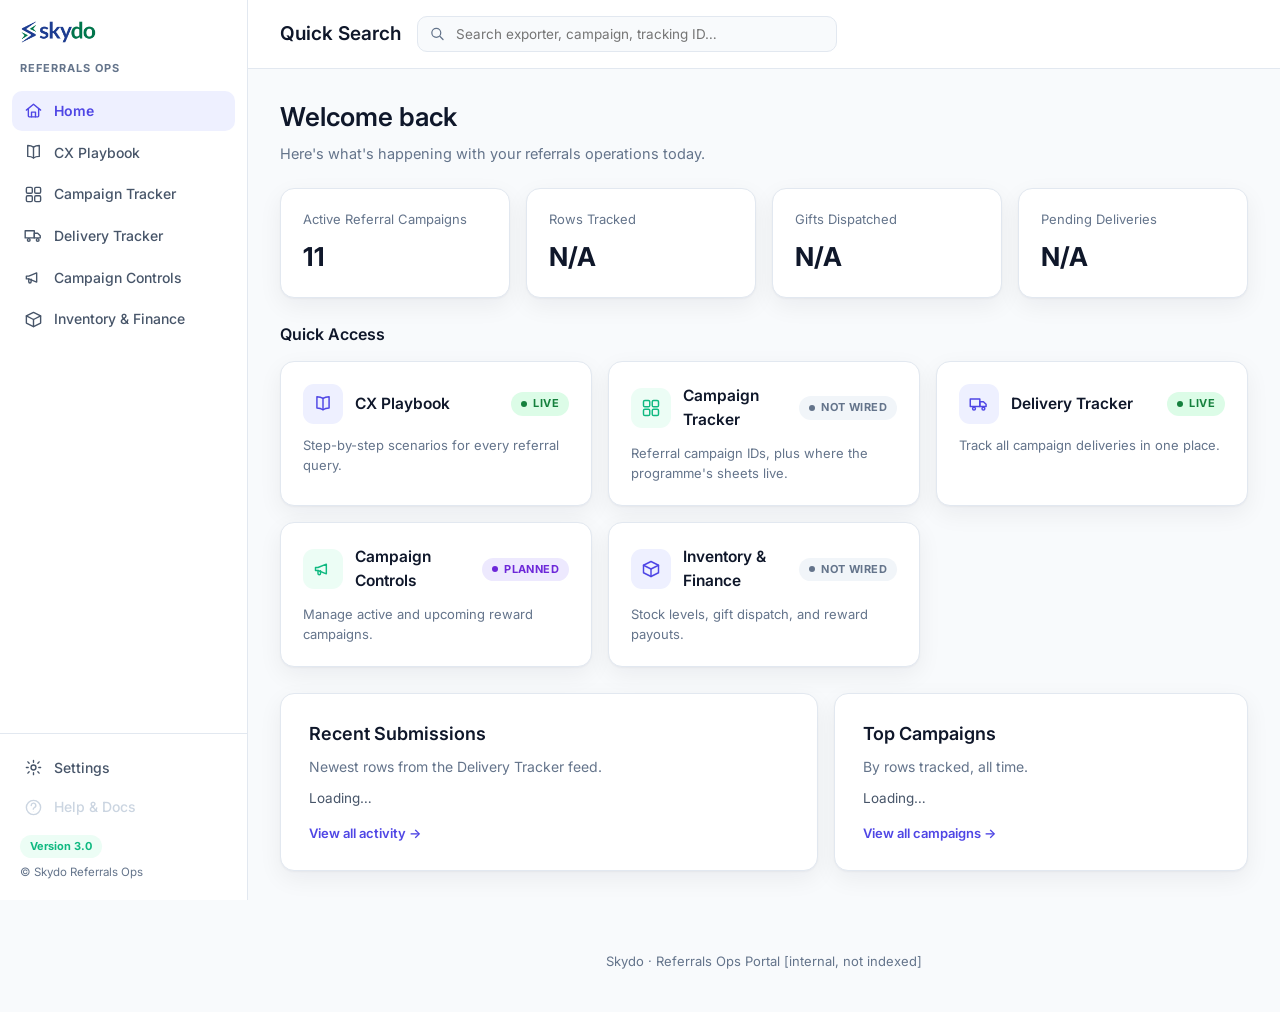
<file: index.html>
<!DOCTYPE html>
<html lang="en">
<head>
<script>(function(){try{var t=localStorage.getItem('skydo_theme')||'system';if(t==='system'){t=window.matchMedia('(prefers-color-scheme: dark)').matches?'dark':'light';}if(t==='dark')document.documentElement.setAttribute('data-theme','dark');}catch(e){}})();</script>
<meta charset="UTF-8">
<meta name="viewport" content="width=device-width, initial-scale=1.0">
<meta name="robots" content="noindex, nofollow">
<meta name="referrer" content="no-referrer">
<title>Referrals Ops Portal | Skydo</title>
<link rel="preconnect" href="https://fonts.googleapis.com">
<link rel="preconnect" href="https://fonts.gstatic.com" crossorigin>
<link href="https://fonts.googleapis.com/css2?family=Inter:ital,wght@0,400;0,500;0,600;0,700;0,800;1,400&display=swap" rel="stylesheet">
<link rel="stylesheet" href="assets/portal.css">
</head>
<body>
<script src="assets/auth-gate.js"></script>

<div class="app-shell">
  <aside class="sidebar">
    <div class="sidebar-brand"><img src="assets/skydo-logo.webp" alt="Skydo"></div>
    <div class="sidebar-eyebrow">Referrals Ops</div>
    <nav class="sidebar-nav">
      <a href="index.html" class="sb-link active"><svg class="ic-svg" viewBox="0 0 24 24"><path d="M3 11.5 12 4l9 7.5"/><path d="M5.5 10v9a1 1 0 0 0 1 1h11a1 1 0 0 0 1-1v-9"/><path d="M9.5 20v-6h5v6"/></svg><span>Home</span></a>
      <a href="playbook.html" class="sb-link"><svg class="ic-svg" viewBox="0 0 24 24"><path d="M12 5.2c-1.8-1.3-4.4-2-7.3-2v13.7c2.9 0 5.5.7 7.3 2 1.8-1.3 4.4-2 7.3-2V3.2c-2.9 0-5.5.7-7.3 2z"/><path d="M12 5.2v13.7"/></svg><span>CX Playbook</span></a>
      <a href="sheets-and-ids.html" class="sb-link"><svg class="ic-svg" viewBox="0 0 24 24"><rect x="3" y="3" width="7.5" height="7.5" rx="1.6"/><rect x="13.5" y="3" width="7.5" height="7.5" rx="1.6"/><rect x="3" y="13.5" width="7.5" height="7.5" rx="1.6"/><rect x="13.5" y="13.5" width="7.5" height="7.5" rx="1.6"/></svg><span>Campaign Tracker</span></a>
      <a href="delivery-tracker.html" class="sb-link"><svg class="ic-svg" viewBox="0 0 24 24"><path d="M1.5 6h11.5v9H1.5z"/><path d="M13 9.2h4.3l3.2 3.1V15H13z"/><circle cx="6" cy="17.6" r="1.7"/><circle cx="17.3" cy="17.6" r="1.7"/></svg><span>Delivery Tracker</span></a>
      <a href="campaigns.html" class="sb-link"><svg class="ic-svg" viewBox="0 0 24 24"><path d="M3 10.2v3.6h3l10 4V6.2l-10 4H3z"/><path d="M6 13.8v3.6a1.5 1.5 0 0 0 3 0v-3.2"/></svg><span>Campaign Controls</span></a>
      <a href="inventory.html" class="sb-link"><svg class="ic-svg" viewBox="0 0 24 24"><path d="M21 7.5 12 3 3 7.5l9 4.5 9-4.5z"/><path d="M3 7.5v9l9 4.5 9-4.5v-9"/><path d="M12 12v9"/></svg><span>Inventory & Finance</span></a>
    </nav>
    <div class="sidebar-foot">
      <a href="settings.html" class="sb-link"><svg class="ic-svg" viewBox="0 0 24 24"><circle cx="12" cy="12" r="3.1"/><path d="M12 3v2.3M12 18.7V21M4.9 4.9l1.6 1.7M17.5 17.4l1.6 1.7M3 12h2.3M18.7 12H21M4.9 19.1l1.6-1.7M17.5 6.6l1.6-1.7"/></svg><span>Settings</span></a>
      <a class="sb-link disabled"><svg class="ic-svg" viewBox="0 0 24 24"><circle cx="12" cy="12" r="9"/><path d="M9.1 9.4a2.9 2.9 0 1 1 4.1 2.6c-.9.5-1.5 1-1.5 2.1"/><circle cx="11.7" cy="17.2" r=".35" fill="currentColor" stroke="none"/></svg><span>Help &amp; Docs</span></a>
      <span class="sb-version">Version 3.0</span>
      <span class="sb-copy">&copy; Skydo Referrals Ops</span>
    </div>
  </aside>
  <div class="app-main">
    <header class="topbar">
      <h1 class="topbar-title">Quick Search</h1>
      <form class="topbar-search" id="globalSearch" onsubmit="return false;">
        <svg class="ic-svg" viewBox="0 0 24 24"><circle cx="10.3" cy="10.3" r="6.3"/><path d="m19.8 19.8-4.2-4.2"/></svg>
        <input type="search" id="globalSearchInput" placeholder="Search exporter, campaign, tracking ID&hellip;">
      </form>
      <div class="topbar-right" id="topbarUser"></div>
    </header>
    <main class="content-wrap">

      <div class="page-head">
        <h1 id="welcomeMsg">Welcome back</h1>
        <p>Here's what's happening with your referrals operations today.</p>
      </div>

      <div class="stat-grid">
        <div class="stat-card"><div class="lbl">Active Referral Campaigns</div><div class="val">11</div></div>
        <div class="stat-card"><div class="lbl">Rows Tracked</div><div class="val" id="statRows">&hellip;</div></div>
        <div class="stat-card"><div class="lbl">Gifts Dispatched</div><div class="val" id="statDispatched">&hellip;</div></div>
        <div class="stat-card"><div class="lbl">Pending Deliveries</div><div class="val" id="statPending">&hellip;</div></div>
      </div>

      <div class="section-title">Quick Access</div>
      <div class="mod-grid">
        <a class="mod-card" href="playbook.html">
          <div class="row1"><span class="ic"><svg class="ic-svg" viewBox="0 0 24 24"><path d="M12 5.2c-1.8-1.3-4.4-2-7.3-2v13.7c2.9 0 5.5.7 7.3 2 1.8-1.3 4.4-2 7.3-2V3.2c-2.9 0-5.5.7-7.3 2z"/><path d="M12 5.2v13.7"/></svg></span><h3>CX Playbook</h3><span class="status live">Live</span></div>
          <p>Step-by-step scenarios for every referral query.</p>
        </a>
        <a class="mod-card" href="sheets-and-ids.html">
          <div class="row1"><span class="ic"><svg class="ic-svg" viewBox="0 0 24 24"><rect x="3" y="3" width="7.5" height="7.5" rx="1.6"/><rect x="13.5" y="3" width="7.5" height="7.5" rx="1.6"/><rect x="3" y="13.5" width="7.5" height="7.5" rx="1.6"/><rect x="13.5" y="13.5" width="7.5" height="7.5" rx="1.6"/></svg></span><h3>Campaign Tracker</h3><span class="status wip">Not Wired</span></div>
          <p>Referral campaign IDs, plus where the programme's sheets live.</p>
        </a>
        <a class="mod-card" href="delivery-tracker.html">
          <div class="row1"><span class="ic"><svg class="ic-svg" viewBox="0 0 24 24"><path d="M1.5 6h11.5v9H1.5z"/><path d="M13 9.2h4.3l3.2 3.1V15H13z"/><circle cx="6" cy="17.6" r="1.7"/><circle cx="17.3" cy="17.6" r="1.7"/></svg></span><h3>Delivery Tracker</h3><span class="status live">Live</span></div>
          <p>Track all campaign deliveries in one place.</p>
        </a>
        <a class="mod-card" href="campaigns.html">
          <div class="row1"><span class="ic"><svg class="ic-svg" viewBox="0 0 24 24"><path d="M3 10.2v3.6h3l10 4V6.2l-10 4H3z"/><path d="M6 13.8v3.6a1.5 1.5 0 0 0 3 0v-3.2"/></svg></span><h3>Campaign Controls</h3><span class="status planned">Planned</span></div>
          <p>Manage active and upcoming reward campaigns.</p>
        </a>
        <a class="mod-card" href="inventory.html">
          <div class="row1"><span class="ic"><svg class="ic-svg" viewBox="0 0 24 24"><path d="M21 7.5 12 3 3 7.5l9 4.5 9-4.5z"/><path d="M3 7.5v9l9 4.5 9-4.5v-9"/><path d="M12 12v9"/></svg></span><h3>Inventory &amp; Finance</h3><span class="status wip">Not Wired</span></div>
          <p>Stock levels, gift dispatch, and reward payouts.</p>
        </a>
      </div>

      <div class="stat-grid" style="grid-template-columns:1.3fr 1fr; margin-top:26px">
        <div class="panel" style="margin:0">
          <h2>Recent Submissions</h2>
          <p class="lead">Newest rows from the Delivery Tracker feed.</p>
          <div id="recentList" style="margin-top:10px; font-size:13.5px; color:var(--text-soft)">Loading&hellip;</div>
          <a href="delivery-tracker.html" style="display:inline-block; margin-top:14px; font-size:13px; font-weight:600">View all activity &rarr;</a>
        </div>
        <div class="panel" style="margin:0">
          <h2>Top Campaigns</h2>
          <p class="lead">By rows tracked, all time.</p>
          <div id="topCampaignsList" style="margin-top:10px; font-size:13.5px; color:var(--text-soft)">Loading&hellip;</div>
          <a href="sheets-and-ids.html" style="display:inline-block; margin-top:14px; font-size:13px; font-weight:600">View all campaigns &rarr;</a>
        </div>
      </div>

    </main>
    <footer>Skydo &middot; Referrals Ops Portal [internal, not indexed]</footer>
  </div>
</div>

<script src="assets/tracker-config.js"></script>
<script src="assets/portal.js"></script>
<script src="assets/dashboard.js"></script>
</body>
</html>
</file>
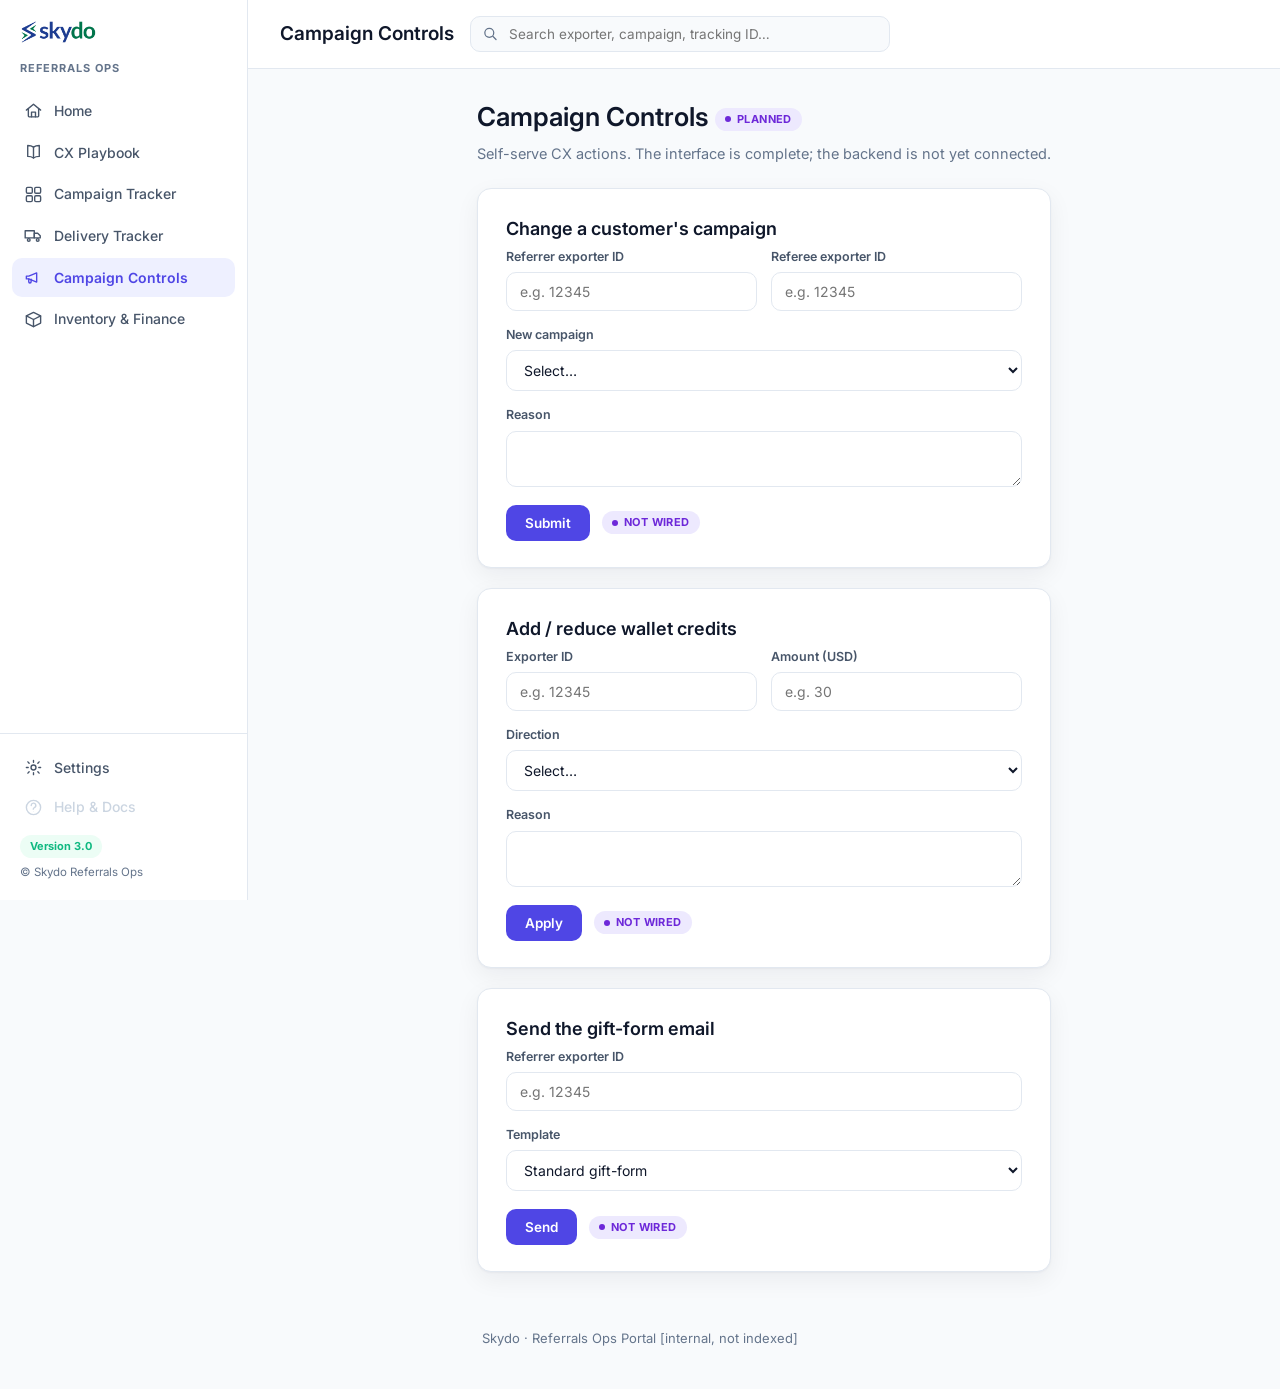
<file: campaigns.html>
<!DOCTYPE html>
<html lang="en">
<head>
<script>(function(){try{var t=localStorage.getItem('skydo_theme')||'system';if(t==='system'){t=window.matchMedia('(prefers-color-scheme: dark)').matches?'dark':'light';}if(t==='dark')document.documentElement.setAttribute('data-theme','dark');}catch(e){}})();</script>
<meta charset="UTF-8">
<meta name="viewport" content="width=device-width, initial-scale=1.0">
<meta name="robots" content="noindex, nofollow">
<meta name="referrer" content="no-referrer">
<title>Campaign Controls | Referrals Ops</title>
<link rel="preconnect" href="https://fonts.googleapis.com">
<link rel="preconnect" href="https://fonts.gstatic.com" crossorigin>
<link href="https://fonts.googleapis.com/css2?family=Inter:ital,wght@0,400;0,500;0,600;0,700;0,800;1,400&display=swap" rel="stylesheet">
<link rel="stylesheet" href="assets/portal.css">
</head>
<body>
<script src="assets/auth-gate.js"></script>

<div class="app-shell">
  <aside class="sidebar">
    <div class="sidebar-brand"><img src="assets/skydo-logo.webp" alt="Skydo"></div>
    <div class="sidebar-eyebrow">Referrals Ops</div>
    <nav class="sidebar-nav">
      <a href="index.html" class="sb-link"><svg class="ic-svg" viewBox="0 0 24 24"><path d="M3 11.5 12 4l9 7.5"/><path d="M5.5 10v9a1 1 0 0 0 1 1h11a1 1 0 0 0 1-1v-9"/><path d="M9.5 20v-6h5v6"/></svg><span>Home</span></a>
      <a href="playbook.html" class="sb-link"><svg class="ic-svg" viewBox="0 0 24 24"><path d="M12 5.2c-1.8-1.3-4.4-2-7.3-2v13.7c2.9 0 5.5.7 7.3 2 1.8-1.3 4.4-2 7.3-2V3.2c-2.9 0-5.5.7-7.3 2z"/><path d="M12 5.2v13.7"/></svg><span>CX Playbook</span></a>
      <a href="sheets-and-ids.html" class="sb-link"><svg class="ic-svg" viewBox="0 0 24 24"><rect x="3" y="3" width="7.5" height="7.5" rx="1.6"/><rect x="13.5" y="3" width="7.5" height="7.5" rx="1.6"/><rect x="3" y="13.5" width="7.5" height="7.5" rx="1.6"/><rect x="13.5" y="13.5" width="7.5" height="7.5" rx="1.6"/></svg><span>Campaign Tracker</span></a>
      <a href="delivery-tracker.html" class="sb-link"><svg class="ic-svg" viewBox="0 0 24 24"><path d="M1.5 6h11.5v9H1.5z"/><path d="M13 9.2h4.3l3.2 3.1V15H13z"/><circle cx="6" cy="17.6" r="1.7"/><circle cx="17.3" cy="17.6" r="1.7"/></svg><span>Delivery Tracker</span></a>
      <a href="campaigns.html" class="sb-link active"><svg class="ic-svg" viewBox="0 0 24 24"><path d="M3 10.2v3.6h3l10 4V6.2l-10 4H3z"/><path d="M6 13.8v3.6a1.5 1.5 0 0 0 3 0v-3.2"/></svg><span>Campaign Controls</span></a>
      <a href="inventory.html" class="sb-link"><svg class="ic-svg" viewBox="0 0 24 24"><path d="M21 7.5 12 3 3 7.5l9 4.5 9-4.5z"/><path d="M3 7.5v9l9 4.5 9-4.5v-9"/><path d="M12 12v9"/></svg><span>Inventory & Finance</span></a>
    </nav>
    <div class="sidebar-foot">
      <a href="settings.html" class="sb-link"><svg class="ic-svg" viewBox="0 0 24 24"><circle cx="12" cy="12" r="3.1"/><path d="M12 3v2.3M12 18.7V21M4.9 4.9l1.6 1.7M17.5 17.4l1.6 1.7M3 12h2.3M18.7 12H21M4.9 19.1l1.6-1.7M17.5 6.6l1.6-1.7"/></svg><span>Settings</span></a>
      <a class="sb-link disabled"><svg class="ic-svg" viewBox="0 0 24 24"><circle cx="12" cy="12" r="9"/><path d="M9.1 9.4a2.9 2.9 0 1 1 4.1 2.6c-.9.5-1.5 1-1.5 2.1"/><circle cx="11.7" cy="17.2" r=".35" fill="currentColor" stroke="none"/></svg><span>Help &amp; Docs</span></a>
      <span class="sb-version">Version 3.0</span>
      <span class="sb-copy">&copy; Skydo Referrals Ops</span>
    </div>
  </aside>
  <div class="app-main">
    <header class="topbar">
      <h1 class="topbar-title">Campaign Controls</h1>
      <form class="topbar-search" id="globalSearch" onsubmit="return false;">
        <svg class="ic-svg" viewBox="0 0 24 24"><circle cx="10.3" cy="10.3" r="6.3"/><path d="m19.8 19.8-4.2-4.2"/></svg>
        <input type="search" id="globalSearchInput" placeholder="Search exporter, campaign, tracking ID&hellip;">
      </form>
      <div class="topbar-right" id="topbarUser"></div>
    </header>
    <main class="wrap" style="padding:28px 32px; max-width:1120px; margin:0 auto">
  <div class="page-head">
    <h1>Campaign Controls <span class="status planned" style="vertical-align:middle">Planned</span></h1>
    <p>Self-serve CX actions. The interface is complete; the backend is not yet connected.</p>
  </div>

  <div class="panel">
    <h2>Change a customer's campaign</h2>
    <form class="ops-form" data-wip="Change campaign">
      <div class="two">
        <div class="fld"><label>Referrer exporter ID</label><input type="text" inputmode="numeric" placeholder="e.g. 12345"></div>
        <div class="fld"><label>Referee exporter ID</label><input type="text" inputmode="numeric" placeholder="e.g. 12345"></div>
      </div>
      <div class="fld"><label>New campaign</label>
        <select><option value="">Select…</option><option>This month · Coffee Machine</option><option>Alexa Echo Dot</option><option>Base · $30 / $30</option></select>
      </div>
      <div class="fld"><label>Reason</label><textarea rows="2"></textarea></div>
      <div class="form-actions"><button type="submit" class="btn-primary">Submit</button><span class="status planned">Not wired</span></div>
    </form>
  </div>

  <div class="panel">
    <h2>Add / reduce wallet credits</h2>
    <form class="ops-form" data-wip="Wallet credit adjustment">
      <div class="two">
        <div class="fld"><label>Exporter ID</label><input type="text" inputmode="numeric" placeholder="e.g. 12345"></div>
        <div class="fld"><label>Amount (USD)</label><input type="number" min="0" step="1" placeholder="e.g. 30"></div>
      </div>
      <div class="fld"><label>Direction</label><select><option value="">Select…</option><option>Add (+)</option><option>Reduce (−)</option></select></div>
      <div class="fld"><label>Reason</label><textarea rows="2"></textarea></div>
      <div class="form-actions"><button type="submit" class="btn-primary">Apply</button><span class="status planned">Not wired</span></div>
    </form>
  </div>

  <div class="panel">
    <h2>Send the gift-form email</h2>
    <form class="ops-form" data-wip="Send gift-form email">
      <div class="fld"><label>Referrer exporter ID</label><input type="text" inputmode="numeric" placeholder="e.g. 12345"></div>
      <div class="fld"><label>Template</label><select><option>Standard gift-form</option><option>Renewed (after campaign change)</option><option>Reminder</option></select></div>
      <div class="form-actions"><button type="submit" class="btn-primary">Send</button><span class="status planned">Not wired</span></div>
    </form>
  </div>
</main>
  </div><!-- /.app-main -->
</div><!-- /.app-shell -->

<footer>Skydo · Referrals Ops Portal [internal, not indexed]</footer>

<script src="assets/dashboard.js"></script>
<script src="assets/portal.js"></script>
</body>
</html>
</file>
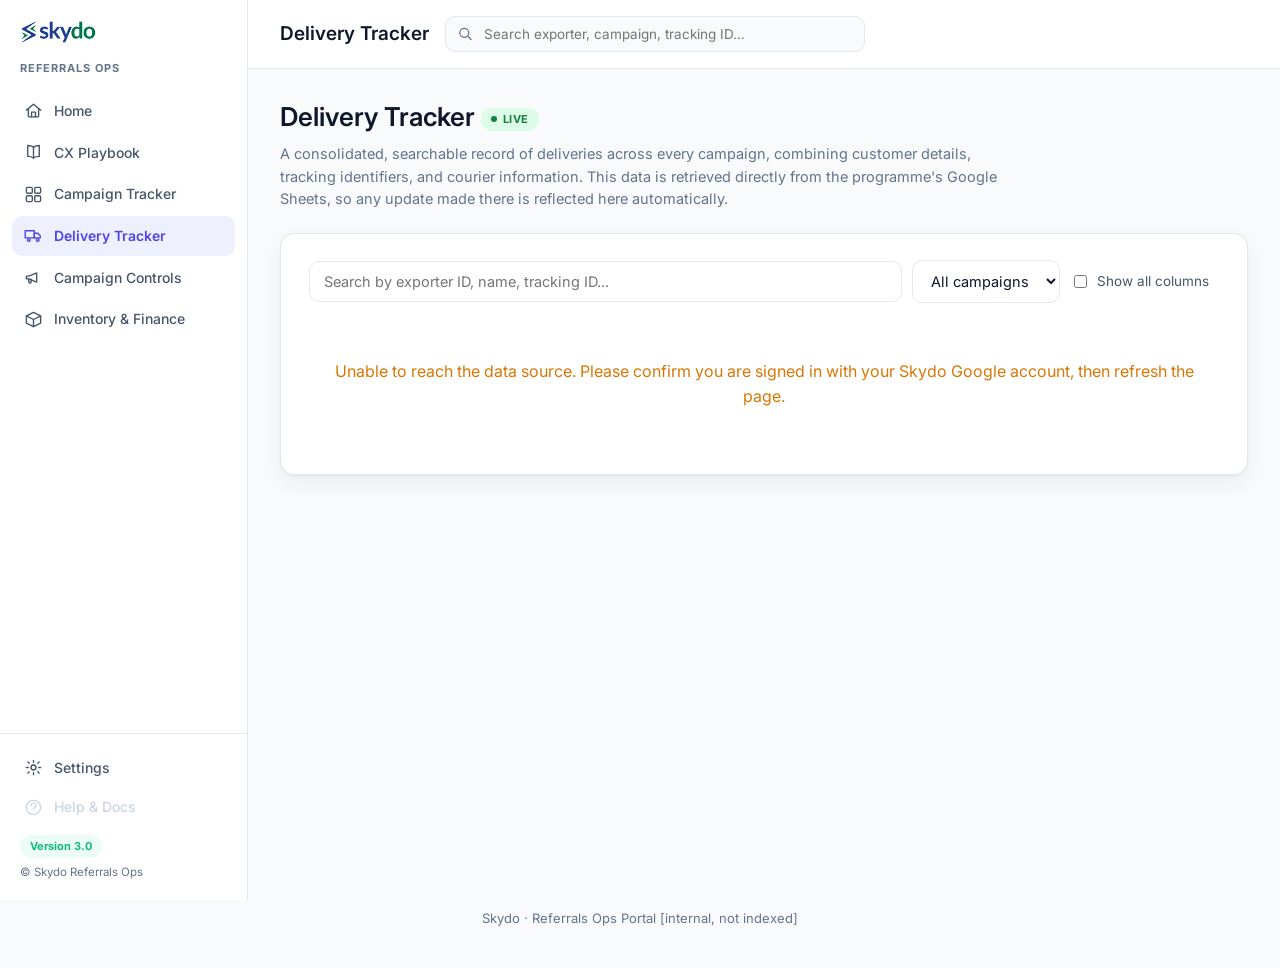
<file: delivery-tracker.html>
<!DOCTYPE html>
<html lang="en">
<head>
<script>(function(){try{var t=localStorage.getItem('skydo_theme')||'system';if(t==='system'){t=window.matchMedia('(prefers-color-scheme: dark)').matches?'dark':'light';}if(t==='dark')document.documentElement.setAttribute('data-theme','dark');}catch(e){}})();</script>
<meta charset="UTF-8">
<meta name="viewport" content="width=device-width, initial-scale=1.0">
<meta name="robots" content="noindex, nofollow">
<meta name="referrer" content="no-referrer">
<title>Delivery Tracker | Referrals Ops</title>
<link rel="preconnect" href="https://fonts.googleapis.com">
<link rel="preconnect" href="https://fonts.gstatic.com" crossorigin>
<link href="https://fonts.googleapis.com/css2?family=Inter:ital,wght@0,400;0,500;0,600;0,700;0,800;1,400&display=swap" rel="stylesheet">
<link rel="stylesheet" href="assets/portal.css">
<style>
  .trk-controls{display:flex; gap:10px; flex-wrap:wrap; align-items:center; margin-bottom:16px}
  .trk-controls input[type="search"]{flex:1; min-width:220px; padding:11px 14px; border:1.5px solid var(--line); border-radius:10px; font-size:14.5px; font-family:inherit; background:#fff; color:var(--ink)}
  .trk-controls select{padding:11px 14px; border:1.5px solid var(--line); border-radius:10px; font-size:14.5px; font-family:inherit; background:#fff; color:var(--ink)}
  .trk-toggle{display:flex; align-items:center; gap:7px; font-size:13.5px; color:var(--ink-soft); white-space:nowrap; cursor:pointer; user-select:none}
  .trk-meta{color:var(--muted); font-size:12.5px; margin-left:auto; white-space:nowrap}
  .trk-state{padding:40px 20px; text-align:center; color:var(--muted)}
  .trk-state.err{color:var(--warn)}
  #trkTable{display:none}
  #trkTable.ready{display:table}
  #trkTable td, #trkTable th{white-space:pre-wrap; max-width:280px}
  .trk-status{display:inline-block; font-size:11px; font-weight:800; padding:2px 9px; border-radius:999px; white-space:nowrap}
  .trk-status.delivered{background:var(--ok-bg); color:var(--ok)}
  .trk-status.transit{background:var(--warn-bg); color:var(--warn)}
  .trk-status.pending{background:var(--plan-bg); color:var(--plan)}
</style>
</head>
<body>
<script src="assets/auth-gate.js"></script>

<div class="app-shell">
  <aside class="sidebar">
    <div class="sidebar-brand"><img src="assets/skydo-logo.webp" alt="Skydo"></div>
    <div class="sidebar-eyebrow">Referrals Ops</div>
    <nav class="sidebar-nav">
      <a href="index.html" class="sb-link"><svg class="ic-svg" viewBox="0 0 24 24"><path d="M3 11.5 12 4l9 7.5"/><path d="M5.5 10v9a1 1 0 0 0 1 1h11a1 1 0 0 0 1-1v-9"/><path d="M9.5 20v-6h5v6"/></svg><span>Home</span></a>
      <a href="playbook.html" class="sb-link"><svg class="ic-svg" viewBox="0 0 24 24"><path d="M12 5.2c-1.8-1.3-4.4-2-7.3-2v13.7c2.9 0 5.5.7 7.3 2 1.8-1.3 4.4-2 7.3-2V3.2c-2.9 0-5.5.7-7.3 2z"/><path d="M12 5.2v13.7"/></svg><span>CX Playbook</span></a>
      <a href="sheets-and-ids.html" class="sb-link"><svg class="ic-svg" viewBox="0 0 24 24"><rect x="3" y="3" width="7.5" height="7.5" rx="1.6"/><rect x="13.5" y="3" width="7.5" height="7.5" rx="1.6"/><rect x="3" y="13.5" width="7.5" height="7.5" rx="1.6"/><rect x="13.5" y="13.5" width="7.5" height="7.5" rx="1.6"/></svg><span>Campaign Tracker</span></a>
      <a href="delivery-tracker.html" class="sb-link active"><svg class="ic-svg" viewBox="0 0 24 24"><path d="M1.5 6h11.5v9H1.5z"/><path d="M13 9.2h4.3l3.2 3.1V15H13z"/><circle cx="6" cy="17.6" r="1.7"/><circle cx="17.3" cy="17.6" r="1.7"/></svg><span>Delivery Tracker</span></a>
      <a href="campaigns.html" class="sb-link"><svg class="ic-svg" viewBox="0 0 24 24"><path d="M3 10.2v3.6h3l10 4V6.2l-10 4H3z"/><path d="M6 13.8v3.6a1.5 1.5 0 0 0 3 0v-3.2"/></svg><span>Campaign Controls</span></a>
      <a href="inventory.html" class="sb-link"><svg class="ic-svg" viewBox="0 0 24 24"><path d="M21 7.5 12 3 3 7.5l9 4.5 9-4.5z"/><path d="M3 7.5v9l9 4.5 9-4.5v-9"/><path d="M12 12v9"/></svg><span>Inventory & Finance</span></a>
    </nav>
    <div class="sidebar-foot">
      <a href="settings.html" class="sb-link"><svg class="ic-svg" viewBox="0 0 24 24"><circle cx="12" cy="12" r="3.1"/><path d="M12 3v2.3M12 18.7V21M4.9 4.9l1.6 1.7M17.5 17.4l1.6 1.7M3 12h2.3M18.7 12H21M4.9 19.1l1.6-1.7M17.5 6.6l1.6-1.7"/></svg><span>Settings</span></a>
      <a class="sb-link disabled"><svg class="ic-svg" viewBox="0 0 24 24"><circle cx="12" cy="12" r="9"/><path d="M9.1 9.4a2.9 2.9 0 1 1 4.1 2.6c-.9.5-1.5 1-1.5 2.1"/><circle cx="11.7" cy="17.2" r=".35" fill="currentColor" stroke="none"/></svg><span>Help &amp; Docs</span></a>
      <span class="sb-version">Version 3.0</span>
      <span class="sb-copy">&copy; Skydo Referrals Ops</span>
    </div>
  </aside>
  <div class="app-main">
    <header class="topbar">
      <h1 class="topbar-title">Delivery Tracker</h1>
      <form class="topbar-search" id="globalSearch" onsubmit="return false;">
        <svg class="ic-svg" viewBox="0 0 24 24"><circle cx="10.3" cy="10.3" r="6.3"/><path d="m19.8 19.8-4.2-4.2"/></svg>
        <input type="search" id="globalSearchInput" placeholder="Search exporter, campaign, tracking ID&hellip;">
      </form>
      <div class="topbar-right" id="topbarUser"></div>
    </header>
    <main class="wrap" style="padding:28px 32px; max-width:1120px; margin:0 auto">
  <div class="page-head">
    <h1>Delivery Tracker <span class="status live" style="vertical-align:middle">Live</span></h1>
    <p>A consolidated, searchable record of deliveries across every campaign, combining customer details, tracking identifiers, and courier information. This data is retrieved directly from the programme's Google Sheets, so any update made there is reflected here automatically.</p>
  </div>

  <div class="panel">
    <div class="trk-controls">
      <input type="search" id="trkSearch" placeholder="Search by exporter ID, name, tracking ID...">
      <select id="trkCampaign"><option value="">All campaigns</option></select>
      <label class="trk-toggle"><input type="checkbox" id="trkShowAll"> Show all columns</label>
      <span class="trk-meta" id="trkMeta"></span>
    </div>

    <div id="trkLoading" class="trk-state">Retrieving the latest data from Google Sheets. This may take up to twenty to thirty seconds.</div>
    <div id="trkError" class="trk-state err" style="display:none"></div>
    <div id="trkEmpty" class="trk-state" style="display:none">No rows match that search.</div>

    <div class="tbl-scroll">
      <table class="data" id="trkTable">
        <thead><tr id="trkHeadRow"></tr></thead>
        <tbody id="trkBody"></tbody>
      </table>
    </div>
  </div>
</main>
  </div><!-- /.app-main -->
</div><!-- /.app-shell -->

<footer>Skydo · Referrals Ops Portal [internal, not indexed]</footer>

<script src="assets/tracker-config.js"></script>
<script>
(function(){
  "use strict";

  var loadingEl = document.getElementById('trkLoading');
  var errorEl = document.getElementById('trkError');
  var emptyEl = document.getElementById('trkEmpty');
  var tableEl = document.getElementById('trkTable');
  var headRow = document.getElementById('trkHeadRow');
  var bodyEl = document.getElementById('trkBody');
  var searchEl = document.getElementById('trkSearch');
  var campaignEl = document.getElementById('trkCampaign');
  var showAllEl = document.getElementById('trkShowAll');
  var metaEl = document.getElementById('trkMeta');

  var ALL_ROWS = [];
  var COLUMNS = [];

  // Columns that exist in the sheet but aren't usually needed for a delivery
  // query, hidden by default, one checkbox away if someone needs them.
  // Anything not in this list (including columns added later) shows by default.
  var DEFAULT_HIDDEN = [
    'Timestamp', 'Email address', 'Alternate Mobile Number',
    'Email ID (That you use to login to Skydo dashboard)',
    'Pincode', 'State', 'countemail',
    'Would you like to refer more businesses to earn Skydo credits?',
    'Any other feedback for us to help you better?'
  ];

  function visibleColumns(){
    if (showAllEl.checked) return COLUMNS;
    return COLUMNS.filter(function(c){ return DEFAULT_HIDDEN.indexOf(c) === -1; });
  }

  function showState(which, message){
    loadingEl.style.display = which === 'loading' ? '' : 'none';
    errorEl.style.display = which === 'error' ? '' : 'none';
    emptyEl.style.display = which === 'empty' ? '' : 'none';
    tableEl.classList.toggle('ready', which === 'ready');
    if (message) { (which === 'error' ? errorEl : emptyEl).textContent = message; }
  }

  function statusClass(v){
    v = String(v || '').toLowerCase();
    if (v.indexOf('deliver') !== -1) return 'delivered';
    if (v.indexOf('transit') !== -1 || v.indexOf('ship') !== -1) return 'transit';
    return 'pending';
  }

  function render(){
    var q = (searchEl.value || '').toLowerCase().trim();
    var campaign = campaignEl.value;
    var cols = visibleColumns();

    var rows = ALL_ROWS.filter(function(r){
      if (campaign && r.Campaign !== campaign) return false;
      if (!q) return true;
      return COLUMNS.some(function(c){ return String(r[c] || '').toLowerCase().indexOf(q) !== -1; });
    });

    headRow.innerHTML = '';
    cols.forEach(function(c){
      var th = document.createElement('th');
      th.textContent = c;
      headRow.appendChild(th);
    });

    bodyEl.innerHTML = '';
    rows.forEach(function(r){
      var tr = document.createElement('tr');
      cols.forEach(function(c){
        var td = document.createElement('td');
        var val = r[c] == null ? '' : String(r[c]);
        if (/status/i.test(c) && val) {
          var span = document.createElement('span');
          span.className = 'trk-status ' + statusClass(val);
          span.textContent = val;
          td.appendChild(span);
        } else {
          td.textContent = val;
        }
        tr.appendChild(td);
      });
      bodyEl.appendChild(tr);
    });

    showState(rows.length ? 'ready' : 'empty', rows.length ? null : 'No rows match that search.');
    metaEl.textContent = rows.length + ' of ' + ALL_ROWS.length + ' rows';
  }

  function onData(data){
    if (!Array.isArray(data) || data.length === 0){
      showState('empty', 'No data is available yet. Please confirm the sheet URLs have been entered in the Apps Script configuration.');
      return;
    }

    var errorRows = data.filter(function(r){ return r._error; });
    var goodRows = data.filter(function(r){ return !r._error; });

    var colSet = {};
    goodRows.forEach(function(r){ Object.keys(r).forEach(function(k){ colSet[k] = true; }); });
    COLUMNS = Object.keys(colSet);
    ALL_ROWS = goodRows;

    var campaigns = Array.from(new Set(goodRows.map(function(r){ return r.Campaign; }))).sort();
    campaignEl.innerHTML = '<option value="">All campaigns</option>' +
      campaigns.map(function(c){ return '<option value="' + c.replace(/"/g,'&quot;') + '">' + c + '</option>'; }).join('');

    if (errorRows.length) {
      console.warn('Some sheets could not be read:', errorRows);
    }

    render();
  }

  function loadData(){
    if (!TRACKER_API_URL || TRACKER_API_URL.indexOf('PASTE_YOUR_APPS_SCRIPT_URL_HERE') !== -1){
      showState('error', 'This feature has not been configured yet. Please add the Apps Script URL to assets/tracker-config.js.');
      return;
    }

    var cbName = 'trkCallback_' + Date.now();
    var timeoutId = setTimeout(function(){
      showState('error', "Unable to load data. Please confirm you are signed in with your Skydo Google account, then refresh the page.");
      delete window[cbName];
    }, 30000);

    window[cbName] = function(data){
      clearTimeout(timeoutId);
      delete window[cbName];
      onData(data);
    };

    var script = document.createElement('script');
    script.src = TRACKER_API_URL + (TRACKER_API_URL.indexOf('?') === -1 ? '?' : '&') + 'callback=' + cbName;
    script.onerror = function(){
      clearTimeout(timeoutId);
      showState('error', "Unable to reach the data source. Please confirm you are signed in with your Skydo Google account, then refresh the page.");
    };
    document.body.appendChild(script);
  }

  searchEl.addEventListener('input', render);
  campaignEl.addEventListener('change', render);
  showAllEl.addEventListener('change', render);
  loadData();
})();
</script>
</body>
</html>
</file>
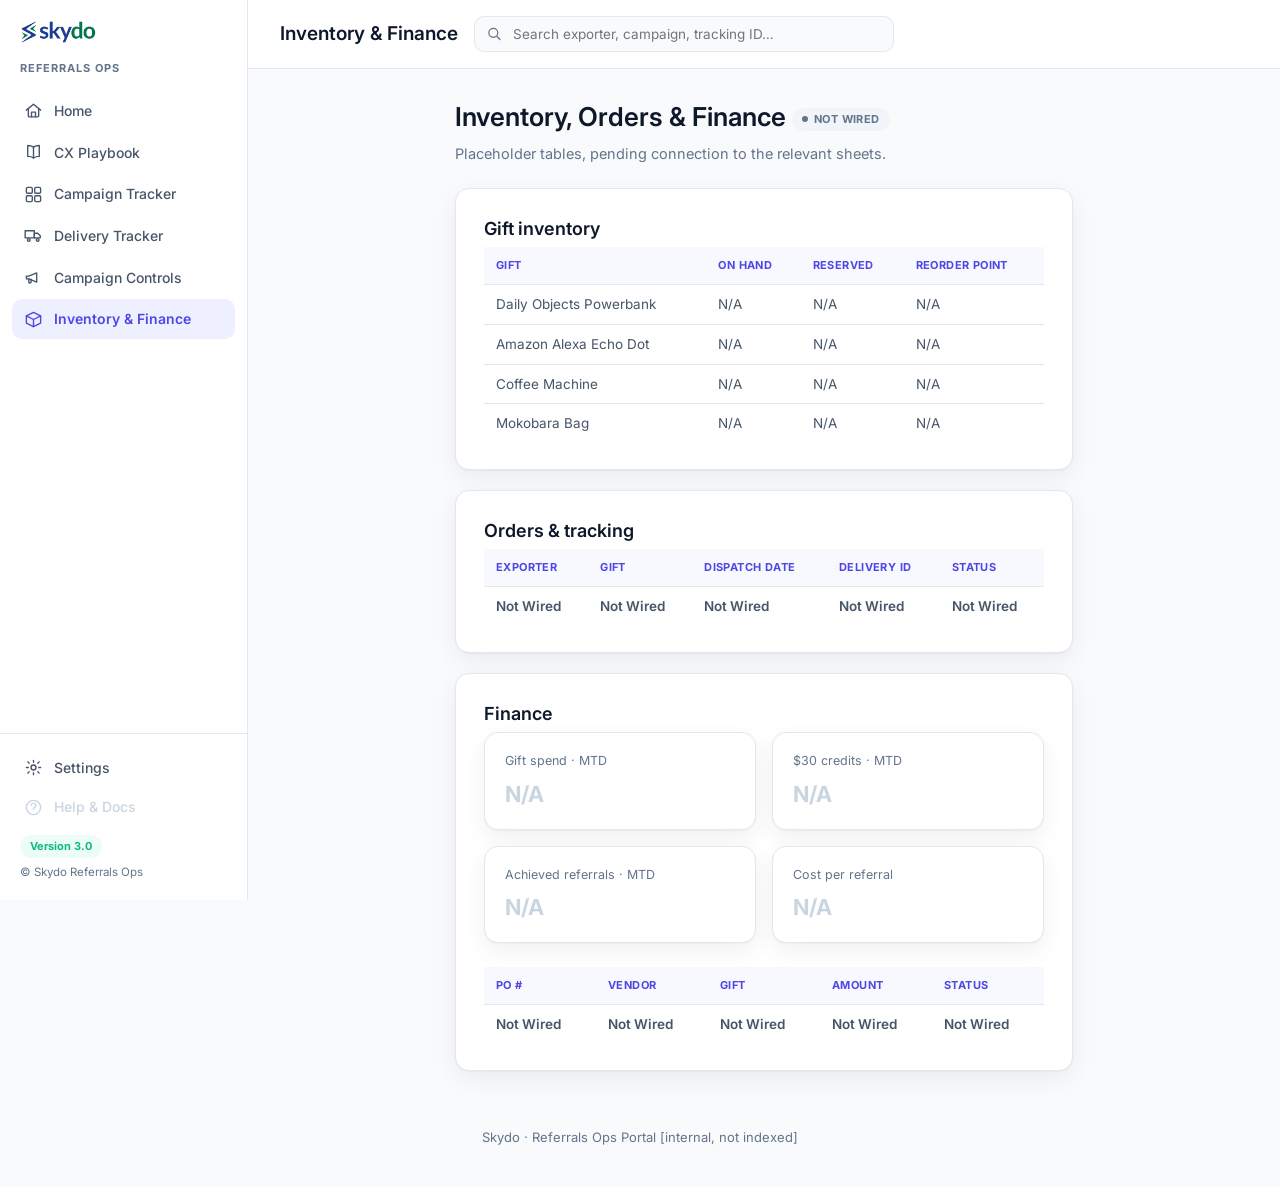
<file: inventory.html>
<!DOCTYPE html>
<html lang="en">
<head>
<script>(function(){try{var t=localStorage.getItem('skydo_theme')||'system';if(t==='system'){t=window.matchMedia('(prefers-color-scheme: dark)').matches?'dark':'light';}if(t==='dark')document.documentElement.setAttribute('data-theme','dark');}catch(e){}})();</script>
<meta charset="UTF-8">
<meta name="viewport" content="width=device-width, initial-scale=1.0">
<meta name="robots" content="noindex, nofollow">
<meta name="referrer" content="no-referrer">
<title>Inventory &amp; Finance | Referrals Ops</title>
<link rel="preconnect" href="https://fonts.googleapis.com">
<link rel="preconnect" href="https://fonts.gstatic.com" crossorigin>
<link href="https://fonts.googleapis.com/css2?family=Inter:ital,wght@0,400;0,500;0,600;0,700;0,800;1,400&display=swap" rel="stylesheet">
<link rel="stylesheet" href="assets/portal.css">
</head>
<body>
<script src="assets/auth-gate.js"></script>

<div class="app-shell">
  <aside class="sidebar">
    <div class="sidebar-brand"><img src="assets/skydo-logo.webp" alt="Skydo"></div>
    <div class="sidebar-eyebrow">Referrals Ops</div>
    <nav class="sidebar-nav">
      <a href="index.html" class="sb-link"><svg class="ic-svg" viewBox="0 0 24 24"><path d="M3 11.5 12 4l9 7.5"/><path d="M5.5 10v9a1 1 0 0 0 1 1h11a1 1 0 0 0 1-1v-9"/><path d="M9.5 20v-6h5v6"/></svg><span>Home</span></a>
      <a href="playbook.html" class="sb-link"><svg class="ic-svg" viewBox="0 0 24 24"><path d="M12 5.2c-1.8-1.3-4.4-2-7.3-2v13.7c2.9 0 5.5.7 7.3 2 1.8-1.3 4.4-2 7.3-2V3.2c-2.9 0-5.5.7-7.3 2z"/><path d="M12 5.2v13.7"/></svg><span>CX Playbook</span></a>
      <a href="sheets-and-ids.html" class="sb-link"><svg class="ic-svg" viewBox="0 0 24 24"><rect x="3" y="3" width="7.5" height="7.5" rx="1.6"/><rect x="13.5" y="3" width="7.5" height="7.5" rx="1.6"/><rect x="3" y="13.5" width="7.5" height="7.5" rx="1.6"/><rect x="13.5" y="13.5" width="7.5" height="7.5" rx="1.6"/></svg><span>Campaign Tracker</span></a>
      <a href="delivery-tracker.html" class="sb-link"><svg class="ic-svg" viewBox="0 0 24 24"><path d="M1.5 6h11.5v9H1.5z"/><path d="M13 9.2h4.3l3.2 3.1V15H13z"/><circle cx="6" cy="17.6" r="1.7"/><circle cx="17.3" cy="17.6" r="1.7"/></svg><span>Delivery Tracker</span></a>
      <a href="campaigns.html" class="sb-link"><svg class="ic-svg" viewBox="0 0 24 24"><path d="M3 10.2v3.6h3l10 4V6.2l-10 4H3z"/><path d="M6 13.8v3.6a1.5 1.5 0 0 0 3 0v-3.2"/></svg><span>Campaign Controls</span></a>
      <a href="inventory.html" class="sb-link active"><svg class="ic-svg" viewBox="0 0 24 24"><path d="M21 7.5 12 3 3 7.5l9 4.5 9-4.5z"/><path d="M3 7.5v9l9 4.5 9-4.5v-9"/><path d="M12 12v9"/></svg><span>Inventory & Finance</span></a>
    </nav>
    <div class="sidebar-foot">
      <a href="settings.html" class="sb-link"><svg class="ic-svg" viewBox="0 0 24 24"><circle cx="12" cy="12" r="3.1"/><path d="M12 3v2.3M12 18.7V21M4.9 4.9l1.6 1.7M17.5 17.4l1.6 1.7M3 12h2.3M18.7 12H21M4.9 19.1l1.6-1.7M17.5 6.6l1.6-1.7"/></svg><span>Settings</span></a>
      <a class="sb-link disabled"><svg class="ic-svg" viewBox="0 0 24 24"><circle cx="12" cy="12" r="9"/><path d="M9.1 9.4a2.9 2.9 0 1 1 4.1 2.6c-.9.5-1.5 1-1.5 2.1"/><circle cx="11.7" cy="17.2" r=".35" fill="currentColor" stroke="none"/></svg><span>Help &amp; Docs</span></a>
      <span class="sb-version">Version 3.0</span>
      <span class="sb-copy">&copy; Skydo Referrals Ops</span>
    </div>
  </aside>
  <div class="app-main">
    <header class="topbar">
      <h1 class="topbar-title">Inventory & Finance</h1>
      <form class="topbar-search" id="globalSearch" onsubmit="return false;">
        <svg class="ic-svg" viewBox="0 0 24 24"><circle cx="10.3" cy="10.3" r="6.3"/><path d="m19.8 19.8-4.2-4.2"/></svg>
        <input type="search" id="globalSearchInput" placeholder="Search exporter, campaign, tracking ID&hellip;">
      </form>
      <div class="topbar-right" id="topbarUser"></div>
    </header>
    <main class="wrap" style="padding:28px 32px; max-width:1120px; margin:0 auto">
  <div class="page-head">
    <h1>Inventory, Orders &amp; Finance <span class="status wip" style="vertical-align:middle">Not Wired</span></h1>
    <p>Placeholder tables, pending connection to the relevant sheets.</p>
  </div>

  <div class="panel" id="inventory">
    <h2>Gift inventory</h2>
    <div class="tbl-scroll">
      <table class="data">
        <thead><tr><th>Gift</th><th>On hand</th><th>Reserved</th><th>Reorder point</th></tr></thead>
        <tbody>
          <tr><td>Daily Objects Powerbank</td><td>N/A</td><td>N/A</td><td>N/A</td></tr>
          <tr><td>Amazon Alexa Echo Dot</td><td>N/A</td><td>N/A</td><td>N/A</td></tr>
          <tr><td>Coffee Machine</td><td>N/A</td><td>N/A</td><td>N/A</td></tr>
          <tr><td>Mokobara Bag</td><td>N/A</td><td>N/A</td><td>N/A</td></tr>
        </tbody>
      </table>
    </div>
  </div>

  <div class="panel" id="orders">
    <h2>Orders &amp; tracking</h2>
    <div class="tbl-scroll">
      <table class="data">
        <thead><tr><th>Exporter</th><th>Gift</th><th>Dispatch date</th><th>Delivery ID</th><th>Status</th></tr></thead>
        <tbody>
          <tr><td class="wipcell">Not Wired</td><td class="wipcell">Not Wired</td><td class="wipcell">Not Wired</td><td class="wipcell">Not Wired</td><td class="wipcell">Not Wired</td></tr>
        </tbody>
      </table>
    </div>
  </div>

  <div class="panel" id="finance">
    <h2>Finance</h2>
    <div class="stat-grid">
      <div class="stat"><div class="l">Gift spend · MTD</div><div class="v wipv">N/A</div></div>
      <div class="stat"><div class="l">$30 credits · MTD</div><div class="v wipv">N/A</div></div>
      <div class="stat"><div class="l">Achieved referrals · MTD</div><div class="v wipv">N/A</div></div>
      <div class="stat"><div class="l">Cost per referral</div><div class="v wipv">N/A</div></div>
    </div>
    <div class="tbl-scroll" style="margin-top:14px">
      <table class="data">
        <thead><tr><th>PO #</th><th>Vendor</th><th>Gift</th><th>Amount</th><th>Status</th></tr></thead>
        <tbody>
          <tr><td class="wipcell">Not Wired</td><td class="wipcell">Not Wired</td><td class="wipcell">Not Wired</td><td class="wipcell">Not Wired</td><td class="wipcell">Not Wired</td></tr>
        </tbody>
      </table>
    </div>
  </div>
</main>
  </div><!-- /.app-main -->
</div><!-- /.app-shell -->

<footer>Skydo · Referrals Ops Portal [internal, not indexed]</footer>

<script src="assets/dashboard.js"></script>
<script src="assets/portal.js"></script>
</body>
</html>
</file>
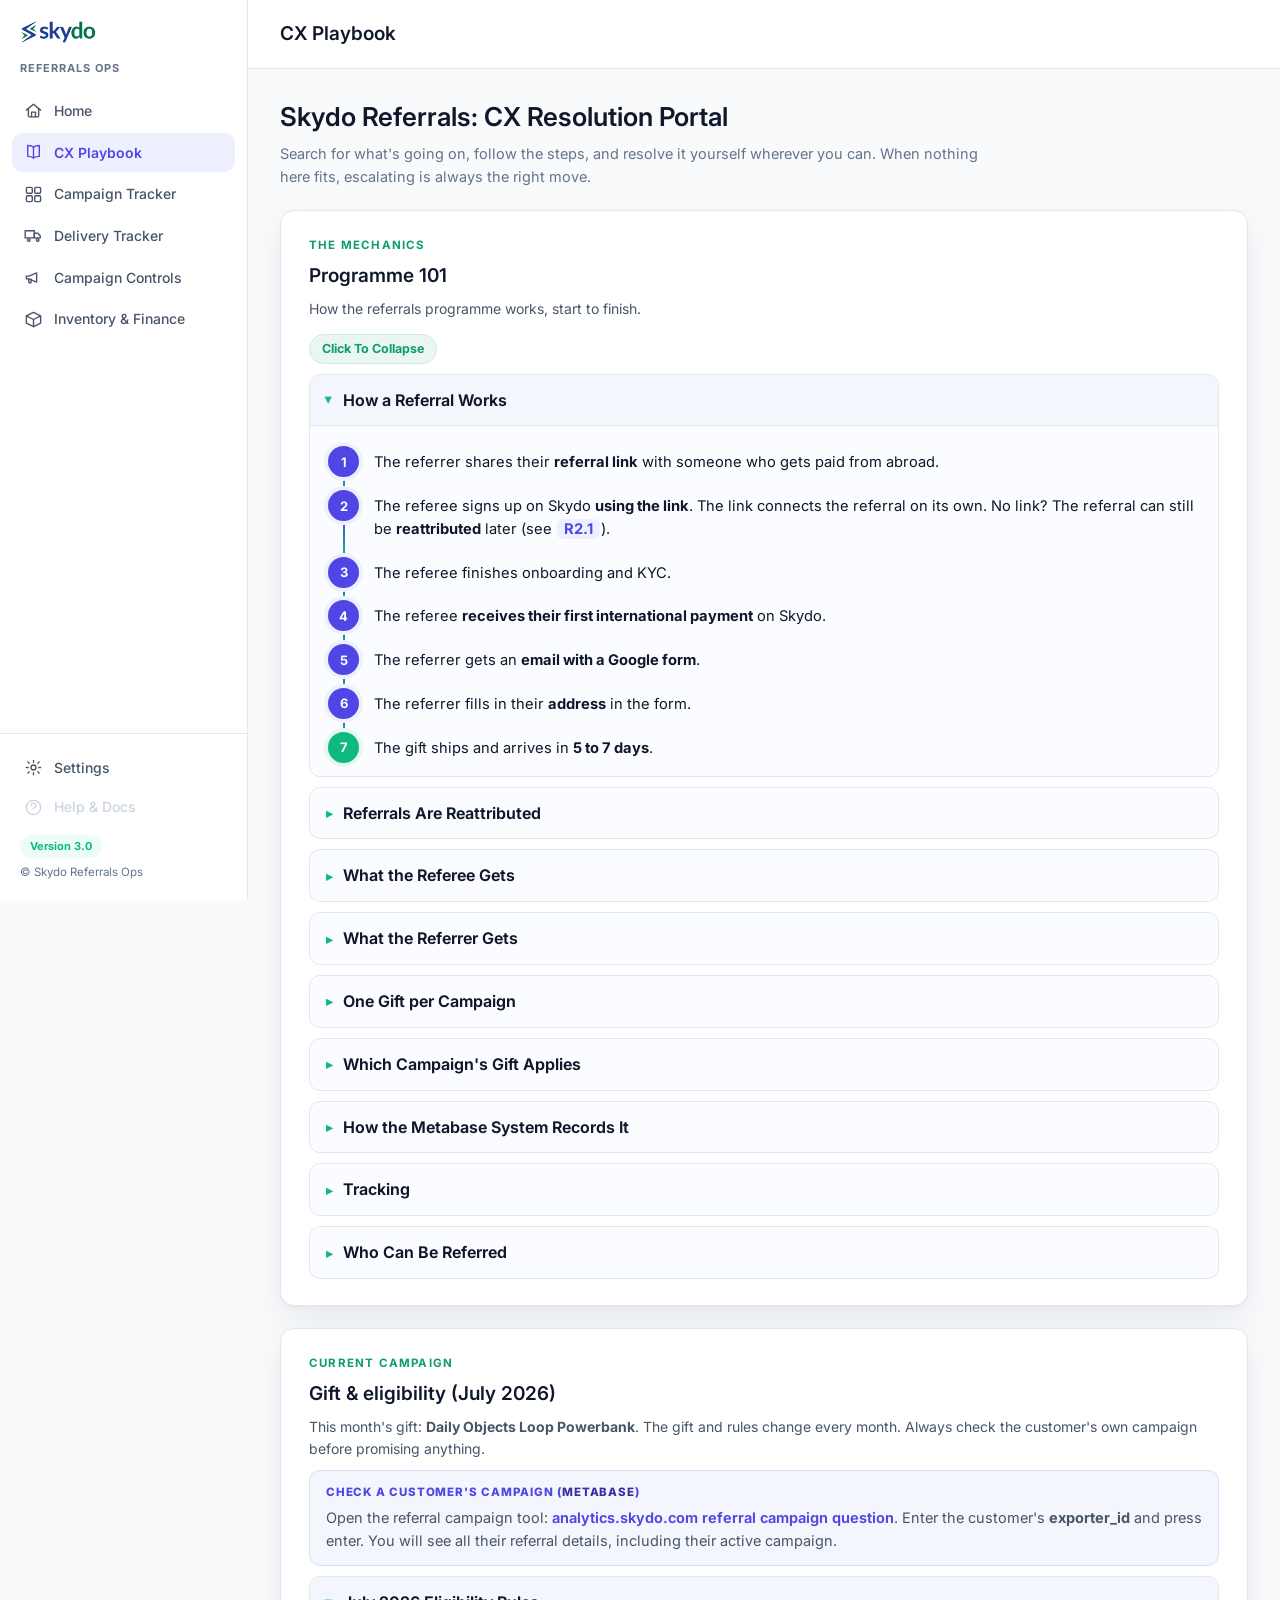
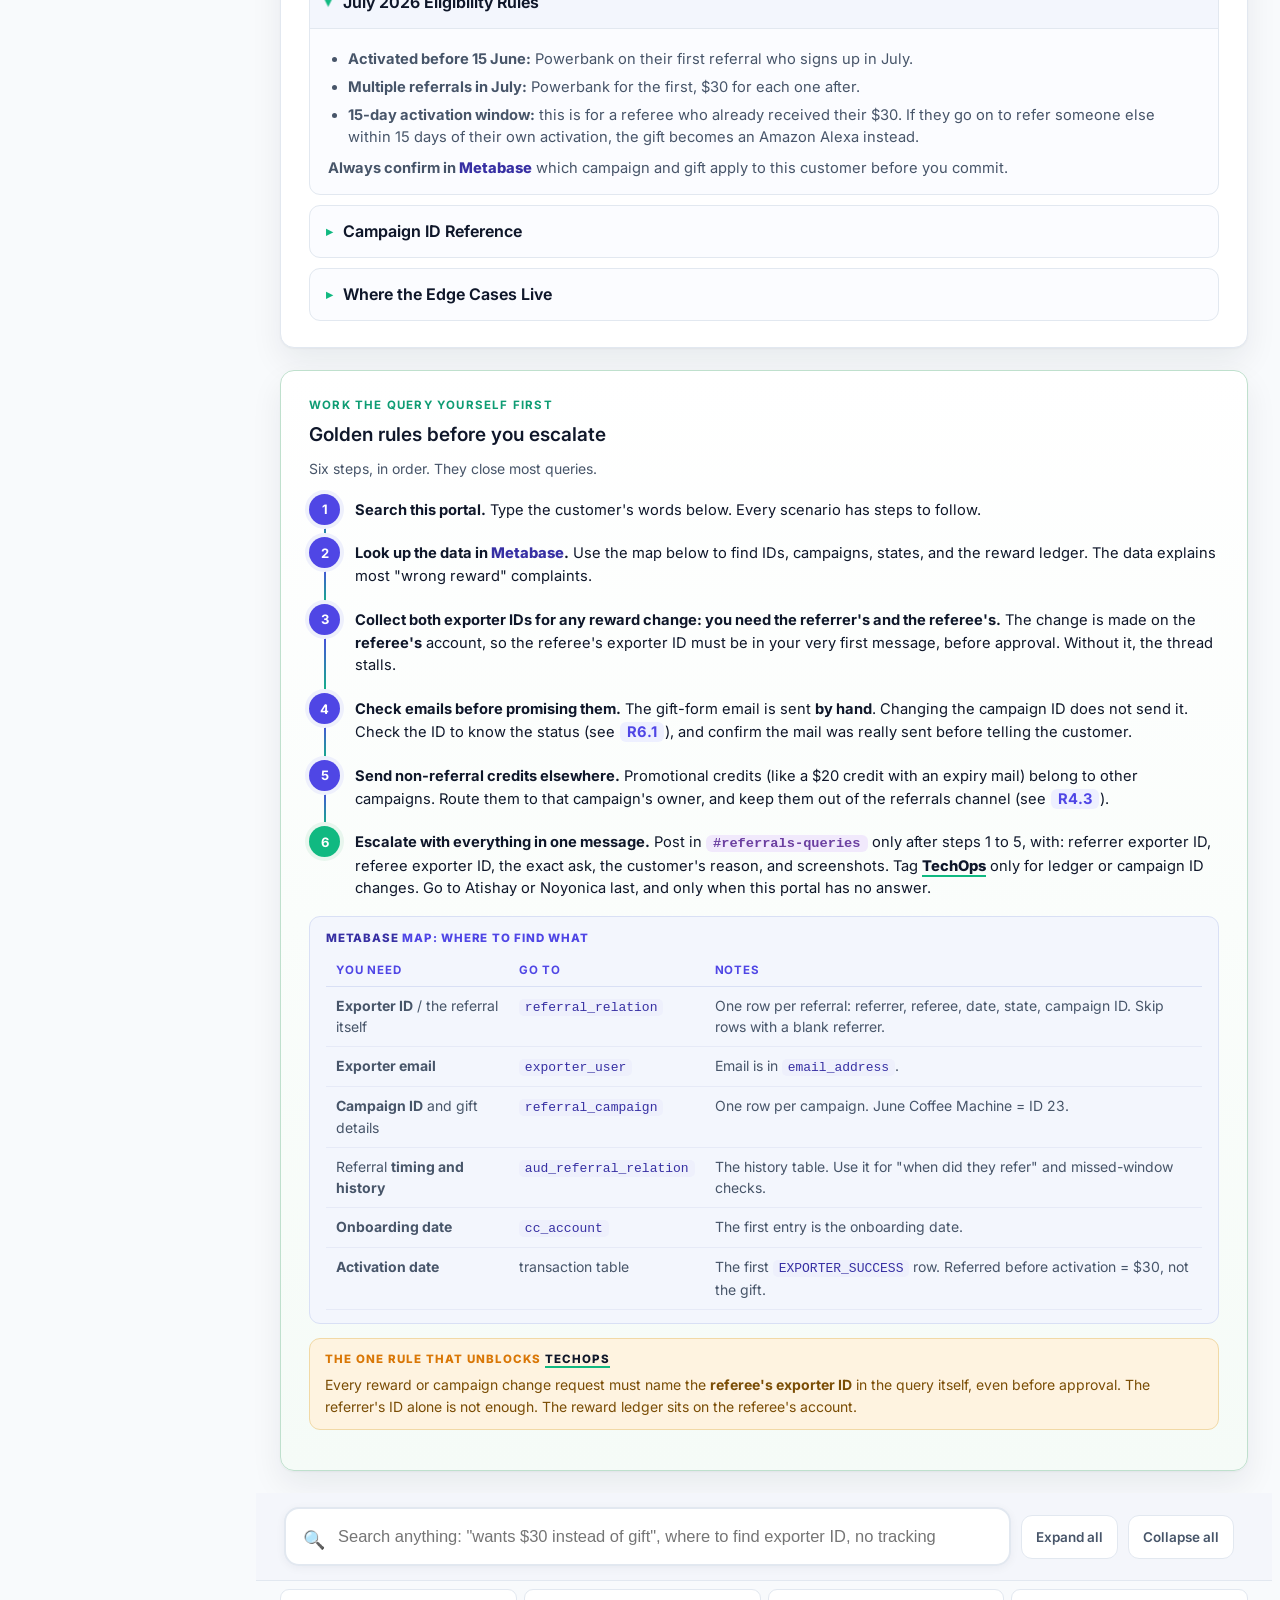
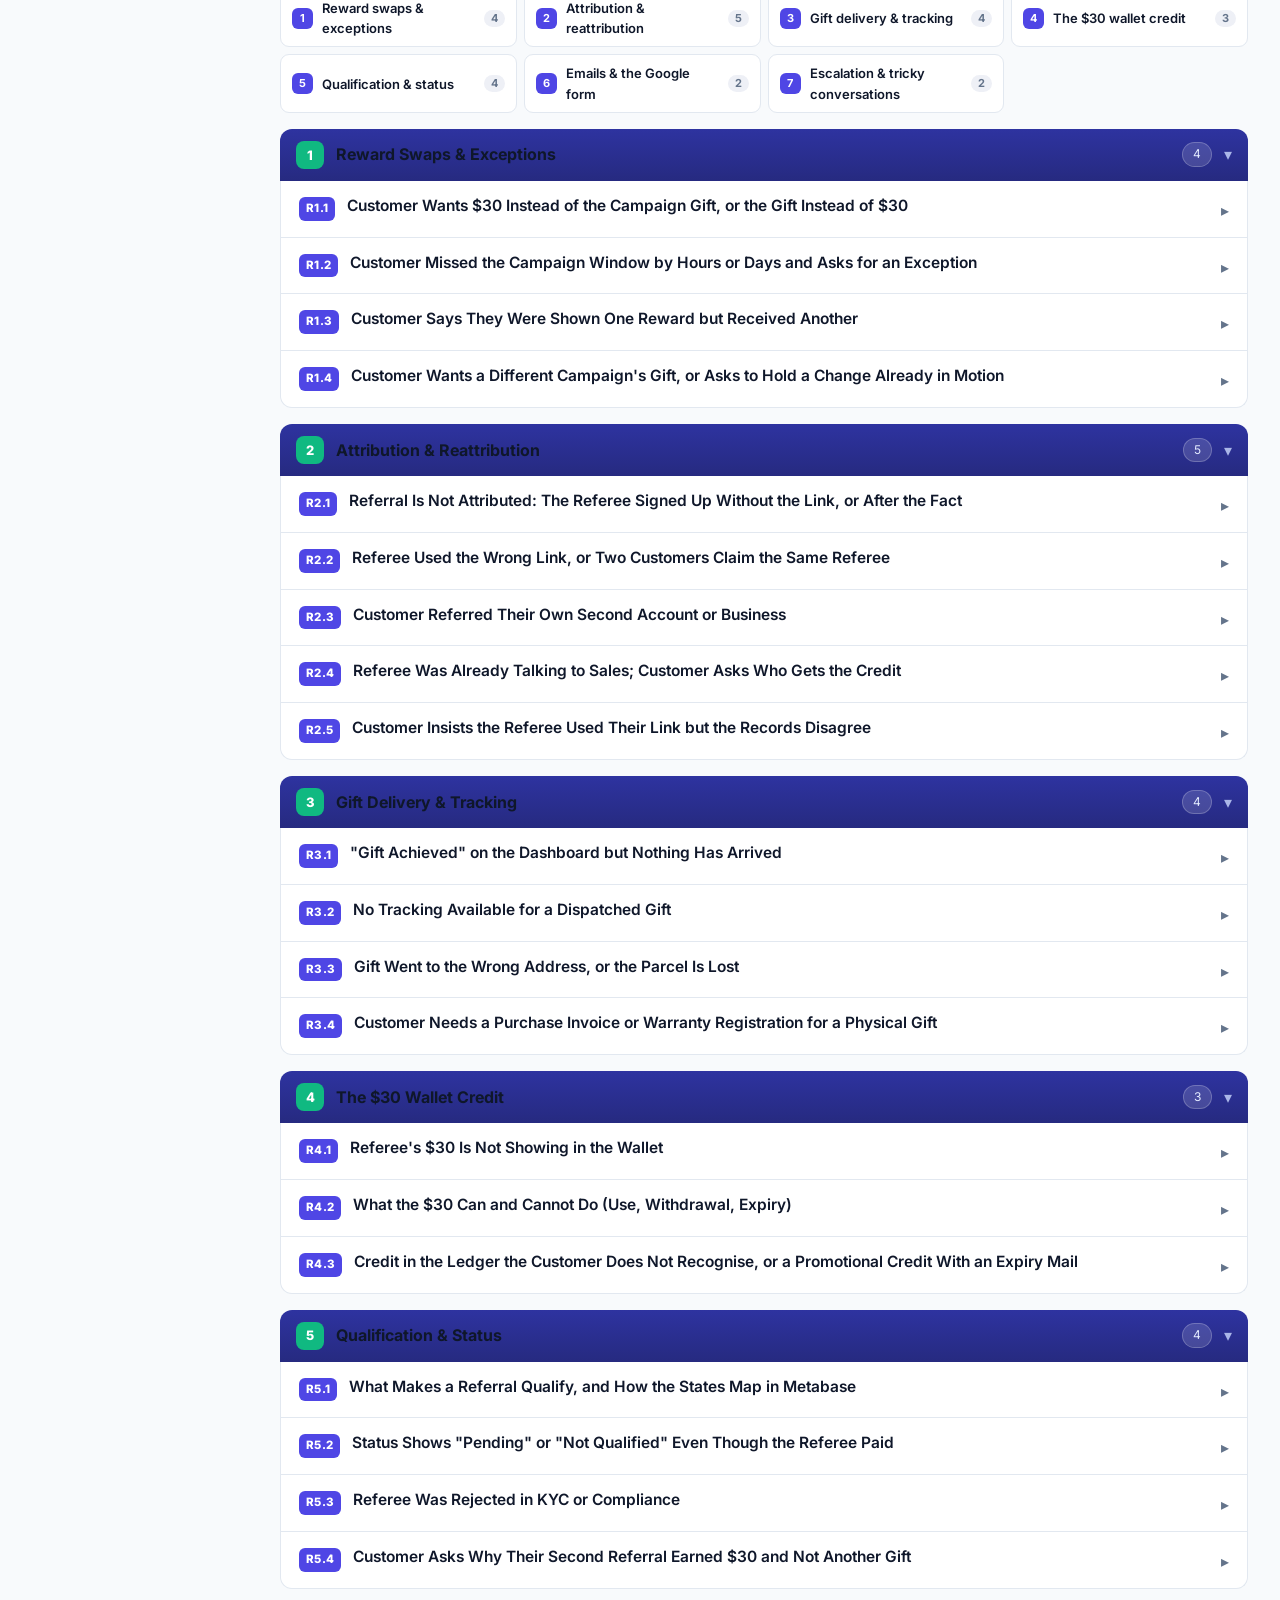
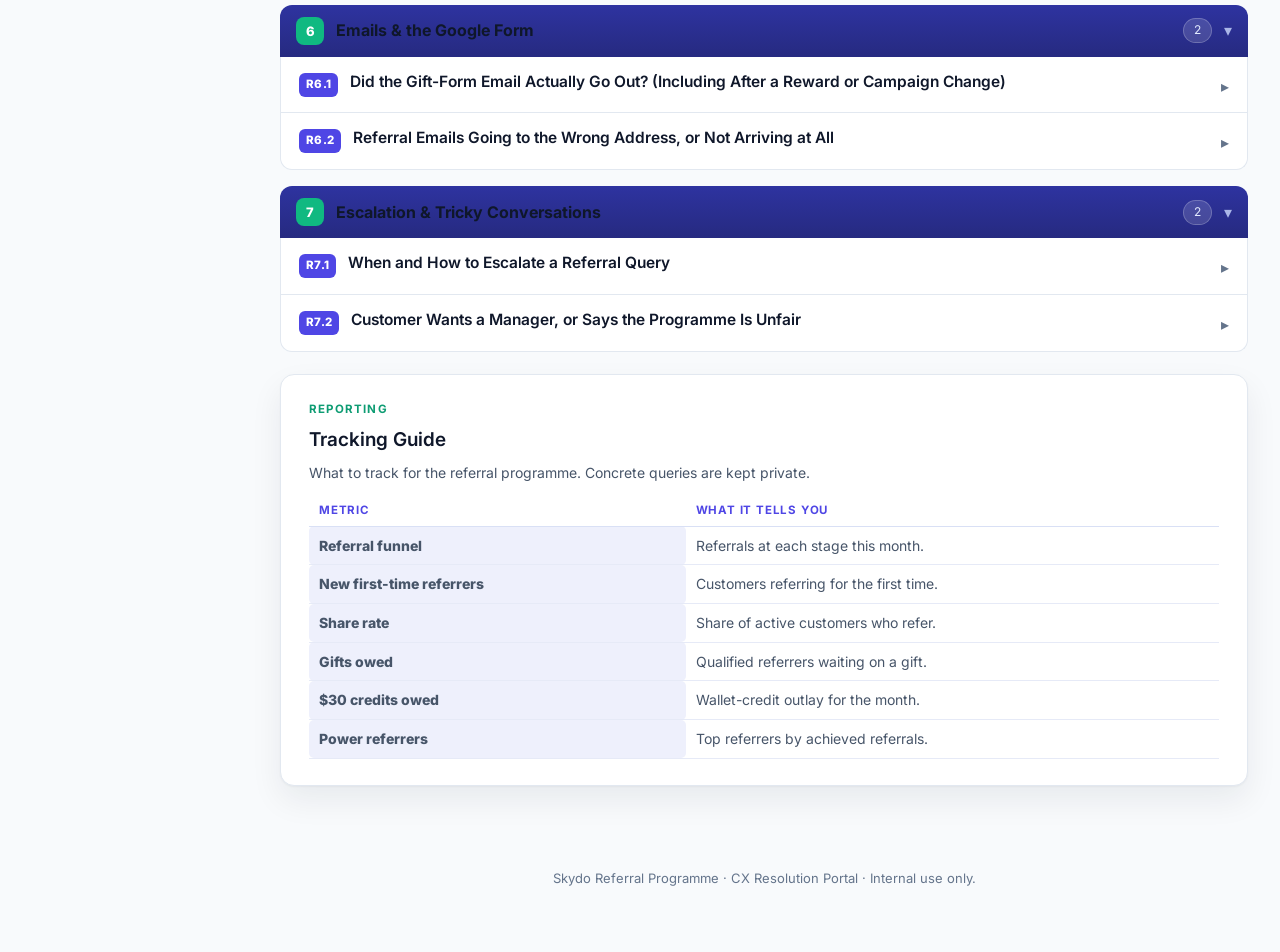
<file: playbook.html>
<!DOCTYPE html>
<html lang="en">
<head>
<script>(function(){try{var t=localStorage.getItem('skydo_theme')||'system';if(t==='system'){t=window.matchMedia('(prefers-color-scheme: dark)').matches?'dark':'light';}if(t==='dark')document.documentElement.setAttribute('data-theme','dark');}catch(e){}})();</script>
<meta charset="UTF-8">
<meta name="viewport" content="width=device-width, initial-scale=1.0">
<meta name="robots" content="noindex, nofollow">
<meta name="referrer" content="no-referrer">
<title>Skydo Referrals: CX Resolution Portal</title>
<link rel="preconnect" href="https://fonts.googleapis.com">
<link rel="preconnect" href="https://fonts.gstatic.com" crossorigin>
<link href="https://fonts.googleapis.com/css2?family=Inter:ital,wght@0,400;0,500;0,600;0,700;0,800;1,400&display=swap" rel="stylesheet">
<link rel="stylesheet" href="assets/portal.css">
<style>
  :root{
    --blue:#4F46E5; --blue-d:#3730A3; --green:#10B981; --green-d:#0e9c73;
    --ink:#0F172A; --ink-soft:#475569; --muted:#64748B;
    --bg:#F8FAFC; --card:#ffffff; --line:#E2E8F0;
    --ok:#15803D; --ok-bg:#DCFCE7;
    --warn:#D97706; --warn-bg:#FEF3E0;
    --ref:#4F46E5; --ref-bg:#EEF0FF;
    --hi:#fff3a8;
    --radius:14px;
    --shadow:0 1px 2px rgba(15,23,42,.04),0 14px 32px rgba(15,23,42,.07);
    --shadow-lg:0 4px 10px rgba(15,23,42,.05),0 22px 48px rgba(15,23,42,.10);
  }
  *{box-sizing:border-box}
  html{scroll-behavior:smooth}
  body{margin:0; background:var(--bg); color:var(--ink);
    font-family:"Inter",-apple-system,BlinkMacSystemFont,"Segoe UI",Arial,sans-serif;
    font-weight:400; line-height:1.55; -webkit-font-smoothing:antialiased;}
  h1,h2,h3,h4,h5,h6{font-family:"Inter",-apple-system,BlinkMacSystemFont,"Segoe UI",Arial,sans-serif; font-weight:600}
  a{color:var(--blue); text-decoration:none}
  a:hover{text-decoration:underline}
  .wrap{max-width:1120px; margin:0 auto}

  /* ---------- Panels ---------- */
  main.wrap{padding:0}
  .panel{background:var(--card); border:1px solid var(--line); border-radius:var(--radius); box-shadow:var(--shadow); padding:26px 28px; margin:22px 0}
  .panel h2{margin:0 0 4px; font-size:19px; color:var(--ink)}
  .panel h2 .kicker{display:block; font-size:11.5px; letter-spacing:1.2px; text-transform:uppercase; color:var(--green-d); margin-bottom:6px; font-weight:700}
  .panel p.lead{color:var(--ink-soft); margin:8px 0 4px}
  .panel.gold{border:1.5px solid #bfe0cd; background:linear-gradient(180deg,#ffffff 0%,#f5fbf7 100%)}

  /* ---------- Collapsible details (101 + campaign) ---------- */
  details.acc{border:1px solid var(--line); border-radius:11px; margin-top:10px; background:#fbfcff; overflow:hidden}
  details.acc>summary{cursor:pointer; padding:13px 16px; font-weight:650; color:var(--ink); list-style:none; display:flex; align-items:center; gap:10px}
  details.acc>summary::-webkit-details-marker{display:none}
  details.acc>summary .tw{color:var(--green); transition:.15s; font-size:13px}
  details.acc[open]>summary .tw{transform:rotate(90deg)}
  details.acc[open]>summary{border-bottom:1px solid var(--line); background:#f3f6fd}
  details.acc .acc-body{padding:14px 18px; color:var(--ink-soft); font-size:14.7px}
  details.acc .acc-body p{margin:0 0 8px} details.acc .acc-body p:last-child{margin:0}
  ul.clean{margin:4px 0 0; padding-left:20px} ul.clean li{margin:5px 0; color:var(--ink-soft)}
  .kw{background:#e8f6ee; color:var(--green-d); border-radius:5px; padding:1px 6px; font-weight:650}

  /* ---------- Flowchart ---------- */
  .flow{margin:6px 0 2px}
  .flow .fstep{position:relative; padding:0 0 16px 46px}
  .flow .fstep:last-child{padding-bottom:0}
  .flow .fstep::before{content:""; position:absolute; left:15px; top:28px; bottom:-2px; width:2px; background:linear-gradient(var(--blue),var(--green))}
  .flow .fstep:last-child::before{display:none}
  .flow .fnum{position:absolute; left:0; top:0; width:31px; height:31px; border-radius:50%; background:var(--blue); color:#fff; font-weight:700; font-size:13px; display:flex; align-items:center; justify-content:center; box-shadow:0 0 0 4px #eef0fc}
  .flow .fstep:last-child .fnum{background:var(--green); box-shadow:0 0 0 4px #e8f6ee}
  .flow .ftext{padding-top:5px; font-size:14.7px; color:var(--ink)}
  .flow .ftext b{color:var(--ink)}

  /* ---------- Metabase / tool box ---------- */
  .toolbox{background:#f3f6fd; border:1px solid #d9e0f5; border-radius:11px; padding:13px 16px; margin-top:10px; font-size:14.5px; color:var(--ink-soft)}
  .toolbox a{font-weight:650; word-break:break-all}
  .toolbox .h{font-weight:800; font-size:11.5px; letter-spacing:.8px; text-transform:uppercase; color:var(--blue); margin-bottom:6px}
  table.map{width:100%; border-collapse:collapse; margin-top:8px; font-size:14px}
  table.map th{text-align:left; font-size:11.5px; letter-spacing:.8px; text-transform:uppercase; color:var(--blue); padding:6px 10px; border-bottom:1.5px solid #d9e0f5}
  table.map td{padding:8px 10px; border-bottom:1px solid #e6eaf7; color:var(--ink-soft); vertical-align:top}
  table.map td code{background:#eef0fc; color:var(--blue-d); border-radius:5px; padding:1px 6px; font-size:13px}
  .metric{color:var(--blue-d); font-weight:800; background:#eef0fc; border-radius:5px; padding:1px 7px}

  /* ---------- Controls / search (enlarged) ---------- */
  .controls{position:sticky; top:0; z-index:40; background:rgba(244,246,251,.93); backdrop-filter:blur(8px); padding:14px 24px; border-bottom:1px solid var(--line); margin:0 -24px 8px}
  .controls .cwrap{max-width:1120px; margin:0 auto; display:flex; gap:10px; align-items:center; flex-wrap:wrap; padding:0 4px}
  .search{flex:1; min-width:300px; position:relative}
  .search input{width:100%; padding:18px 48px 18px 52px; border:2px solid var(--line); border-radius:15px; font-size:16.5px; background:#fff; color:var(--ink); box-shadow:0 2px 10px rgba(27,29,58,.05)}
  .search input:focus{outline:none; border-color:var(--blue); box-shadow:0 0 0 4px rgba(43,47,143,.14)}
  .search .ic{position:absolute; left:19px; top:19px; color:var(--muted); font-size:18px}
  .search .clr{position:absolute; right:14px; top:17px; border:none; background:#eef0f6; color:var(--muted); border-radius:50%; width:26px; height:26px; cursor:pointer; line-height:1; display:none}
  /* suggestions dropdown */
  #suggest{position:absolute; left:0; right:0; top:66px; background:#fff; border:1px solid var(--line); border-radius:12px; box-shadow:0 12px 34px rgba(27,29,58,.16); overflow:hidden; display:none; z-index:60}
  #suggest .sg{display:flex; gap:10px; align-items:center; padding:11px 14px; cursor:pointer; font-size:14.5px; color:var(--ink)}
  #suggest .sg:hover,#suggest .sg.active{background:#f3f6fd}
  #suggest .sg .sic{color:var(--muted); font-size:13px}
  #suggest .sg .sid{margin-left:auto; font-size:11px; font-weight:700; color:#fff; background:var(--blue); border-radius:6px; padding:2px 7px; white-space:nowrap}
  #suggest .sg .sid.map{background:var(--green-d)}
  .btn{border:1px solid var(--line); background:#fff; color:var(--ink-soft); padding:13px 14px; border-radius:11px; font-size:13.5px; cursor:pointer; font-weight:600}
  .btn:hover{border-color:var(--blue); color:var(--blue)}
  .count{font-size:13px; color:var(--muted)}

  /* ---------- TOC tiles (compact) ---------- */
  .toc{display:grid; grid-template-columns:repeat(auto-fill,minmax(215px,1fr)); gap:7px; margin-top:8px}
  .toc a{display:flex; align-items:center; gap:9px; padding:8px 11px; border:1px solid var(--line); border-radius:9px; background:#fff; color:var(--ink); font-size:13px; font-weight:600}
  .toc a:hover{border-color:var(--green); text-decoration:none; background:#f3faf5}
  .toc a .n{display:inline-flex; align-items:center; justify-content:center; min-width:21px; height:21px; border-radius:6px; background:var(--blue); color:#fff; font-size:11px; font-weight:700}
  .toc a .ct{margin-left:auto; background:#eef0f6; color:var(--muted); border-radius:999px; padding:0 7px; font-size:11px; font-weight:700}

  /* ---------- Categories & cards ---------- */
  section.cat{margin:16px 0}
  .cat-head{display:flex; align-items:center; gap:12px; cursor:pointer; padding:12px 16px; background:linear-gradient(180deg,#2e33a0,#262a80); color:#fff; border-radius:12px 12px 0 0; user-select:none}
  .cat-head .num{display:inline-flex; align-items:center; justify-content:center; width:28px; height:28px; border-radius:8px; background:var(--green); color:#fff; font-weight:800; font-size:13px}
  .cat-head h3{margin:0; font-size:16px; font-weight:700; flex:1}
  .cat-head .cnt{background:rgba(255,255,255,.14); border:1px solid rgba(255,255,255,.22); padding:2px 10px; border-radius:999px; font-size:12px; color:#e4ecff}
  .cat-head .chev{transition:.18s; color:#aab6e8}
  .cat.closed .chev{transform:rotate(-90deg)}
  .cat-body{border:1px solid var(--line); border-top:none; border-radius:0 0 12px 12px; background:var(--card)}
  .cat.closed .cat-body{display:none}

  article.faq{border-top:1px solid var(--line)}
  article.faq:first-child{border-top:none}
  .faq-q{width:100%; text-align:left; border:none; background:none; cursor:pointer; padding:14px 18px; display:flex; gap:12px; align-items:flex-start; font:inherit; color:var(--ink)}
  .faq-q:hover{background:#f6f8fe}
  .faq-q .id{font-size:11.5px; font-weight:800; color:#fff; background:var(--blue); border-radius:6px; padding:3px 7px; margin-top:2px; white-space:nowrap; letter-spacing:.3px}
  .faq-q .qt{flex:1; font-size:15.5px; font-weight:600; line-height:1.4}
  .faq-q .chev{color:var(--muted); margin-top:3px; transition:.18s}
  article.faq.open .faq-q .chev{transform:rotate(90deg)}
  .faq-a{display:none; padding:2px 20px 20px 20px}
  article.faq.open .faq-a{display:block}

  .variants{margin:2px 0 14px; display:flex; flex-wrap:wrap; gap:6px}
  .variants .vlabel{width:100%; font-size:11px; letter-spacing:1px; text-transform:uppercase; color:var(--muted); font-weight:700; margin-bottom:1px}
  .variants .chip{background:#eef0f6; color:var(--ink-soft); border-radius:999px; padding:3px 11px; font-size:12.5px}

  .block{margin:14px 0}
  .block .h{font-size:11.5px; letter-spacing:1px; text-transform:uppercase; font-weight:800; color:var(--green-d); margin-bottom:6px; display:flex; align-items:center; gap:7px}
  .block .h .bar{width:14px; height:2px; background:var(--green); border-radius:2px}
  .how{background:#f3faf5; border-left:3px solid var(--green); border-radius:0 10px 10px 0; padding:10px 14px; color:var(--ink-soft); font-size:14.5px}
  ol.steps{margin:0; padding-left:0; counter-reset:s; list-style:none}
  ol.steps>li{position:relative; padding:7px 0 7px 38px; border-bottom:1px dashed #eef1f7; font-size:14.7px; color:var(--ink)}
  ol.steps>li:last-child{border-bottom:none}
  ol.steps>li::before{counter-increment:s; content:counter(s); position:absolute; left:0; top:6px; width:25px; height:25px; background:var(--blue); color:#fff; border-radius:50%; font-size:12.5px; font-weight:700; display:flex; align-items:center; justify-content:center}
  ol.steps ul{margin:6px 0 2px; padding-left:18px}
  ol.steps ul li{font-size:14px; color:var(--ink-soft); margin:3px 0}

  .callout{border-radius:11px; padding:12px 15px; font-size:14px; margin:14px 0}
  .callout.warn{background:var(--warn-bg); border:1px solid #f1d9a6; color:#7a4d05}
  .callout.warn .h{color:var(--warn)}
  .callout.idea{background:#eef0fc; border:1px solid #d3d8f4; color:#33365e}
  .callout.idea .h{color:var(--blue)}
  .callout.case{background:#f3faf5; border:1px solid #cfead8; color:#2c4a38}
  .callout.case .h{color:var(--green-d)}
  .callout .h{font-weight:800; font-size:11.5px; letter-spacing:1px; text-transform:uppercase; margin-bottom:5px}

  .xref{margin-top:12px; font-size:13.5px; color:var(--muted)}
  .xref a, a.rlink{font-weight:700; background:var(--ref-bg); color:var(--ref); padding:1px 7px; border-radius:6px; margin:0 1px}
  .xref a:hover, a.rlink:hover{text-decoration:none; background:#dde1f8}

  mark.hl{background:var(--hi); color:inherit; border-radius:3px; padding:0 1px}
  .mb{color:var(--blue-d); font-weight:800}
  .slackch{background:#f1e9fc; color:#6b3fa0; font-weight:700; border-radius:6px; padding:1px 7px; font-family:"SF Mono",ui-monospace,Menlo,Consolas,"Liberation Mono",monospace; font-size:.93em}
  .techops{font-weight:800; color:var(--ink); border-bottom:2px solid var(--green); padding-bottom:0}
  .click-hint{display:inline-flex; align-items:center; gap:6px; font-size:12.5px; font-weight:700; color:var(--green-d); background:#eaf7f0; border:1px solid #cfead8; border-radius:999px; padding:4px 12px; margin-top:10px}
  .noresults{display:none; text-align:center; padding:50px 20px; color:var(--muted)}
  .noresults b{color:var(--ink); font-size:17px; display:block; margin-bottom:6px}

  footer{max-width:1120px; margin:32px auto 64px; padding:0 28px; color:var(--muted); font-size:13px; text-align:center}

  @media (max-width:640px){
    header.top h1{font-size:23px}
    .search input{font-size:16px}
  }
</style>
</head>
<body>
<script src="assets/auth-gate.js"></script>

<div class="app-shell">
  <aside class="sidebar">
    <div class="sidebar-brand"><img src="assets/skydo-logo.webp" alt="Skydo"></div>
    <div class="sidebar-eyebrow">Referrals Ops</div>
    <nav class="sidebar-nav">
      <a href="index.html" class="sb-link"><svg class="ic-svg" viewBox="0 0 24 24"><path d="M3 11.5 12 4l9 7.5"/><path d="M5.5 10v9a1 1 0 0 0 1 1h11a1 1 0 0 0 1-1v-9"/><path d="M9.5 20v-6h5v6"/></svg><span>Home</span></a>
      <a href="playbook.html" class="sb-link active"><svg class="ic-svg" viewBox="0 0 24 24"><path d="M12 5.2c-1.8-1.3-4.4-2-7.3-2v13.7c2.9 0 5.5.7 7.3 2 1.8-1.3 4.4-2 7.3-2V3.2c-2.9 0-5.5.7-7.3 2z"/><path d="M12 5.2v13.7"/></svg><span>CX Playbook</span></a>
      <a href="sheets-and-ids.html" class="sb-link"><svg class="ic-svg" viewBox="0 0 24 24"><rect x="3" y="3" width="7.5" height="7.5" rx="1.6"/><rect x="13.5" y="3" width="7.5" height="7.5" rx="1.6"/><rect x="3" y="13.5" width="7.5" height="7.5" rx="1.6"/><rect x="13.5" y="13.5" width="7.5" height="7.5" rx="1.6"/></svg><span>Campaign Tracker</span></a>
      <a href="delivery-tracker.html" class="sb-link"><svg class="ic-svg" viewBox="0 0 24 24"><path d="M1.5 6h11.5v9H1.5z"/><path d="M13 9.2h4.3l3.2 3.1V15H13z"/><circle cx="6" cy="17.6" r="1.7"/><circle cx="17.3" cy="17.6" r="1.7"/></svg><span>Delivery Tracker</span></a>
      <a href="campaigns.html" class="sb-link"><svg class="ic-svg" viewBox="0 0 24 24"><path d="M3 10.2v3.6h3l10 4V6.2l-10 4H3z"/><path d="M6 13.8v3.6a1.5 1.5 0 0 0 3 0v-3.2"/></svg><span>Campaign Controls</span></a>
      <a href="inventory.html" class="sb-link"><svg class="ic-svg" viewBox="0 0 24 24"><path d="M21 7.5 12 3 3 7.5l9 4.5 9-4.5z"/><path d="M3 7.5v9l9 4.5 9-4.5v-9"/><path d="M12 12v9"/></svg><span>Inventory &amp; Finance</span></a>
    </nav>
    <div class="sidebar-foot">
      <a href="settings.html" class="sb-link"><svg class="ic-svg" viewBox="0 0 24 24"><circle cx="12" cy="12" r="3.1"/><path d="M12 3v2.3M12 18.7V21M4.9 4.9l1.6 1.7M17.5 17.4l1.6 1.7M3 12h2.3M18.7 12H21M4.9 19.1l1.6-1.7M17.5 6.6l1.6-1.7"/></svg><span>Settings</span></a>
      <a class="sb-link disabled"><svg class="ic-svg" viewBox="0 0 24 24"><circle cx="12" cy="12" r="9"/><path d="M9.1 9.4a2.9 2.9 0 1 1 4.1 2.6c-.9.5-1.5 1-1.5 2.1"/><circle cx="11.7" cy="17.2" r=".35" fill="currentColor" stroke="none"/></svg><span>Help &amp; Docs</span></a>
      <span class="sb-version">Version 3.0</span>
      <span class="sb-copy">&copy; Skydo Referrals Ops</span>
    </div>
  </aside>
  <div class="app-main">
    <header class="topbar">
      <h1 class="topbar-title">CX Playbook</h1>
      <form class="topbar-search" onsubmit="return false;" style="visibility:hidden"><input type="search"></form>
      <div class="topbar-right" id="topbarUser"></div>
    </header>

<div id="app">

<main class="wrap" style="padding:28px 32px">
  <div class="page-head">
    <h1 style="font-size:26px">Skydo Referrals: CX Resolution Portal</h1>
    <p>Search for what's going on, follow the steps, and resolve it yourself wherever you can. When nothing here fits, escalating is always the right move.</p>
  </div>


  <!-- PROGRAMME 101 -->
  <div class="panel" id="p101">
    <h2><span class="kicker">The Mechanics</span>Programme 101</h2>
    <p class="lead">How the referrals programme works, start to finish.</p>
    <span class="click-hint">Click To Collapse</span>

    <details class="acc" open>
      <summary><span class="tw">&#9656;</span> How a Referral Works</summary>
      <div class="acc-body">
        <div class="flow">
          <div class="fstep"><span class="fnum">1</span><div class="ftext">The referrer shares their <b>referral link</b> with someone who gets paid from abroad.</div></div>
          <div class="fstep"><span class="fnum">2</span><div class="ftext">The referee signs up on Skydo <b>using the link</b>. The link connects the referral on its own. No link? The referral can still be <b>reattributed</b> later (see R2.1).</div></div>
          <div class="fstep"><span class="fnum">3</span><div class="ftext">The referee finishes onboarding and KYC.</div></div>
          <div class="fstep"><span class="fnum">4</span><div class="ftext">The referee <b>receives their first international payment</b> on Skydo.</div></div>
          <div class="fstep"><span class="fnum">5</span><div class="ftext">The referrer gets an <b>email with a Google form</b>.</div></div>
          <div class="fstep"><span class="fnum">6</span><div class="ftext">The referrer fills in their <b>address</b> in the form.</div></div>
          <div class="fstep"><span class="fnum">7</span><div class="ftext">The gift ships and arrives in <b>5 to 7 days</b>.</div></div>
        </div>
      </div>
    </details>

    <details class="acc"><summary><span class="tw">&#9656;</span> Referrals Are Reattributed</summary>
      <div class="acc-body">
        <p>Attribution can be fixed. If a referee signed up without the link, or under the wrong link, <mark class="hl">verify the claim</mark> and raise it (see R2.1). The referral is then moved to the right referrer.</p>
        <p>The reward still follows the normal rules. Most important one: a referral made <b>before the referrer's activation</b> earns $30, not the gift (see R1.3).</p>
      </div></details>

    <details class="acc"><summary><span class="tw">&#9656;</span> What the Referee Gets</summary>
      <div class="acc-body"><p>$30 in their Skydo wallet. It's credited once they finish onboarding, and shows in the wallet right away.</p></div></details>

    <details class="acc"><summary><span class="tw">&#9656;</span> What the Referrer Gets</summary>
      <div class="acc-body"><p>The gift of the campaign they referred under. It is sent after the referee receives their first payment.</p></div></details>

    <details class="acc"><summary><span class="tw">&#9656;</span> One Gift per Campaign</summary>
      <div class="acc-body">
        <ul class="clean">
          <li>One gift per campaign (per month).</li>
          <li>More than one referral in a month? The gift goes to the first successful one.</li>
          <li>Every referral after that earns $30 in the wallet.</li>
          <li>It resets next month, so the gift can be earned again.</li>
        </ul>
      </div></details>

    <details class="acc"><summary><span class="tw">&#9656;</span> Which Campaign's Gift Applies</summary>
      <div class="acc-body"><p>The gift is set by the campaign the customer <b>referred under</b>. It does not change when a new campaign starts. Referred in June, referee paid in July? The June gift applies. Check any customer's campaign in <span class="mb">Metabase</span> (map below).</p></div></details>

    <details class="acc"><summary><span class="tw">&#9656;</span> How the Metabase System Records It</summary>
      <div class="acc-body">
        <ul class="clean">
          <li>A referral has three states: <span class="kw">SIGNUP_COMPLETE</span> &rarr; <span class="kw">ONBOARDING_COMPLETE</span> &rarr; <span class="kw">ACHIEVED</span>.</li>
          <li><b>Onboarding date</b> = the first entry in <code>cc_account</code>.</li>
          <li><b>Activation date</b> = the first successful payment (<span class="kw">EXPORTER_SUCCESS</span> in the transaction table).</li>
          <li>Referred <b>before activation</b> = $30, not the gift. This one rule explains most "wrong reward" complaints (see R1.3).</li>
        </ul>
      </div></details>

    <details class="acc"><summary><span class="tw">&#9656;</span> Tracking</summary>
      <div class="acc-body"><p>Customers see every referral and its status in the <span class="kw">referral rewards tab</span> of their <span class="kw">Skydo dashboard</span>.</p></div></details>

    <details class="acc"><summary><span class="tw">&#9656;</span> Who Can Be Referred</summary>
      <div class="acc-body"><p>Anyone who gets paid from abroad and will use Skydo for it. Someone just starting out and doesn't have the last few months' payment receipts? A signed contract with their foreign client works as proof instead.</p></div></details>
  </div>

  <!-- CAMPAIGN & ELIGIBILITY -->
  <div class="panel" id="campaign">
    <h2><span class="kicker">Current Campaign</span>Gift &amp; eligibility (July 2026)</h2>
    <p class="lead">This month's gift: <b>Daily Objects Loop Powerbank</b>. The gift and rules change every month. Always check the customer's own campaign before promising anything.</p>

    <div class="toolbox">
      <div class="h">Check a customer's campaign (<span class="mb">Metabase</span>)</div>
      Open the referral campaign tool: <a href="http://analytics.skydo.com/public/question/3ccd87c1-ca77-40d2-9820-2e5fd95522ee" target="_blank" rel="noopener noreferrer">analytics.skydo.com referral campaign question</a>. Enter the customer's <b>exporter_id</b> and press enter. You will see all their referral details, including their active campaign.
    </div>

    <details class="acc" open><summary><span class="tw">&#9656;</span> July 2026 Eligibility Rules</summary>
      <div class="acc-body">
        <ul class="clean">
          <li><b>Activated before 15 June:</b> Powerbank on their first referral who signs up in July.</li>
          <li><b>Multiple referrals in July:</b> Powerbank for the first, $30 for each one after.</li>
          <li><b>15-day activation window:</b> this is for a referee who already received their $30. If they go on to refer someone else within 15 days of their own activation, the gift becomes an Amazon Alexa instead.</li>
        </ul>
        <p style="margin-top:8px"><b>Always confirm in <span class="mb">Metabase</span></b> which campaign and gift apply to this customer before you commit.</p>
      </div></details>

    <details class="acc"><summary><span class="tw">&#9656;</span> Campaign ID Reference</summary>
      <div class="acc-body">
        <ul class="clean">
          <li>This month's campaign = <b>campaign ID 24</b>. The previous one was campaign ID 23 (Coffee Machine).</li>
          <li>All campaign IDs live in the <code>referral_campaign</code> table. Check there before quoting a gift or raising a change.</li>
          <li>The campaign ID also tells you whether a renewed gift-form email went out (see R6.1).</li>
        </ul>
      </div></details>

    <details class="acc"><summary><span class="tw">&#9656;</span> Where the Edge Cases Live</summary>
      <div class="acc-body">
        <ul class="clean">
          <li>Customer wants a different reward: swap steps in R1.1.</li>
          <li>Referral missing or credited to the wrong person: reattribution steps in R2.1.</li>
          <li>"Gift achieved" but nothing arrived: form and delivery checks in R3.1.</li>
        </ul>
      </div></details>
  </div>

  <!-- GOLDEN RULES -->
  <div class="panel gold" id="rules">
    <h2><span class="kicker">Work The Query Yourself First</span>Golden rules before you escalate</h2>
    <p class="lead">Six steps, in order. They close most queries.</p>

    <div class="flow" style="margin-top:14px">
      <div class="fstep"><span class="fnum">1</span><div class="ftext"><b>Search this portal.</b> Type the customer's words below. Every scenario has steps to follow.</div></div>
      <div class="fstep"><span class="fnum">2</span><div class="ftext"><b>Look up the data in <span class="mb">Metabase</span>.</b> Use the map below to find IDs, campaigns, states, and the reward ledger. The data explains most "wrong reward" complaints.</div></div>
      <div class="fstep"><span class="fnum">3</span><div class="ftext"><b>Collect both exporter IDs for any reward change: you need the referrer's and the referee's.</b> The change is made on the <b>referee's</b> account, so the referee's exporter ID must be in your very first message, before approval. Without it, the thread stalls.</div></div>
      <div class="fstep"><span class="fnum">4</span><div class="ftext"><b>Check emails before promising them.</b> The gift-form email is sent <b>by hand</b>. Changing the campaign ID does not send it. Check the ID to know the status (see R6.1), and confirm the mail was really sent before telling the customer.</div></div>
      <div class="fstep"><span class="fnum">5</span><div class="ftext"><b>Send non-referral credits elsewhere.</b> Promotional credits (like a $20 credit with an expiry mail) belong to other campaigns. Route them to that campaign's owner, and keep them out of the referrals channel (see R4.3).</div></div>
      <div class="fstep"><span class="fnum">6</span><div class="ftext"><b>Escalate with everything in one message.</b> Post in <span class="slackch">#referrals-queries</span> only after steps 1 to 5, with: referrer exporter ID, referee exporter ID, the exact ask, the customer's reason, and screenshots. Tag <span class="techops">TechOps</span> only for ledger or campaign ID changes. Go to Atishay or Noyonica last, and only when this portal has no answer.</div></div>
    </div>

    <div class="toolbox" style="margin-top:16px">
      <div class="h"><span class="mb">Metabase</span> map: where to find what</div>
      <table class="map">
        <tr><th>You need</th><th>Go to</th><th>Notes</th></tr>
        <tr><td><b>Exporter ID</b> / the referral itself</td><td><code>referral_relation</code></td><td>One row per referral: referrer, referee, date, state, campaign ID. Skip rows with a blank referrer.</td></tr>
        <tr><td><b>Exporter email</b></td><td><code>exporter_user</code></td><td>Email is in <code>email_address</code>.</td></tr>
        <tr><td><b>Campaign ID</b> and gift details</td><td><code>referral_campaign</code></td><td>One row per campaign. June Coffee Machine = ID 23.</td></tr>
        <tr><td>Referral <b>timing and history</b></td><td><code>aud_referral_relation</code></td><td>The history table. Use it for "when did they refer" and missed-window checks.</td></tr>
        <tr><td><b>Onboarding date</b></td><td><code>cc_account</code></td><td>The first entry is the onboarding date.</td></tr>
        <tr><td><b>Activation date</b></td><td>transaction table</td><td>The first <code>EXPORTER_SUCCESS</code> row. Referred before activation = $30, not the gift.</td></tr>
      </table>
    </div>

    <div class="callout warn"><div class="h">The one rule that unblocks <span class="techops">TechOps</span></div>Every reward or campaign change request must name the <b>referee's exporter ID</b> in the query itself, even before approval. The referrer's ID alone is not enough. The reward ledger sits on the referee's account.</div>
  </div>

  <!-- CONTROLS -->
  <div class="controls">
    <div class="cwrap">
      <div class="search">
        <span class="ic">&#128269;</span>
        <input id="q" type="text" placeholder='Search anything: "wants $30 instead of gift", where to find exporter ID, no tracking' autocomplete="off" spellcheck="false">
        <button class="clr" id="clr" title="Clear">&#10005;</button>
        <div id="suggest"></div>
      </div>
      <button class="btn" id="expandAll">Expand all</button>
      <button class="btn" id="collapseAll">Collapse all</button>
      <span class="count" id="count"></span>
    </div>
  </div>

  <!-- TOC -->
  <nav class="toc" id="toc">
    <a href="#cat-1"><span class="n">1</span> Reward swaps &amp; exceptions<span class="ct">4</span></a>
    <a href="#cat-2"><span class="n">2</span> Attribution &amp; reattribution<span class="ct">5</span></a>
    <a href="#cat-3"><span class="n">3</span> Gift delivery &amp; tracking<span class="ct">4</span></a>
    <a href="#cat-4"><span class="n">4</span> The $30 wallet credit<span class="ct">3</span></a>
    <a href="#cat-5"><span class="n">5</span> Qualification &amp; status<span class="ct">4</span></a>
    <a href="#cat-6"><span class="n">6</span> Emails &amp; the Google form<span class="ct">2</span></a>
    <a href="#cat-7"><span class="n">7</span> Escalation &amp; tricky conversations<span class="ct">2</span></a>
  </nav>

  <div class="noresults" id="noresults"><b>No matches found</b>Try fewer or simpler words. For "where do I find X" questions, use the <span class="mb">Metabase</span> map in the golden rules panel above.</div>

  <div id="faqs">
  <!-- ============ CATEGORY 1 ============ -->
  <section class="cat" id="cat-1">
    <div class="cat-head"><span class="num">1</span><h3>Reward Swaps &amp; Exceptions</h3><span class="cnt">4</span><span class="chev">&#9662;</span></div>
    <div class="cat-body">

      <article class="faq" id="R1.1">
        <button class="faq-q"><span class="id">R1.1</span><span class="qt">Customer Wants $30 Instead of the Campaign Gift, or the Gift Instead of $30</span><span class="chev">&#9656;</span></button>
        <div class="faq-a">
          <div class="variants"><span class="vlabel">Also logged as</span><span class="chip">wants the campaign gift instead of $30</span><span class="chip">wants $30 instead of the gift</span><span class="chip">swap the reward</span><span class="chip">gift not useful for the customer</span></div>
          <div class="block"><div class="h"><span class="bar"></span>How it works</div><div class="how">Yes, the reward can be swapped, case by case. Every swap follows the same path: reason, then approval, then <span class="techops">TechOps</span> updates the ledger, then the customer gets an email. <span class="techops">TechOps</span> makes the change on the referee's account, so the referee's exporter ID is needed from the start.</div></div>
          <div class="block"><div class="h"><span class="bar"></span>Handle it</div><ol class="steps">
            <li>Ask the customer <b>why</b> they want the other reward. Approval depends on the reason (for example: the gift is not useful to them, or they got the campaign email and expected that gift).</li>
            <li>Collect <b>both exporter IDs</b>: the referrer's and the referee's. The referee's ID must be in your first message.</li>
            <li>Post in <span class="slackch">#referrals-queries</span> with both IDs, the swap asked for, and the reason.</li>
            <li>Once approved, <span class="techops">TechOps</span> updates the referee's ledger (and the campaign ID if needed).</li>
            <li>Check the change in <span class="mb">Metabase</span>, then make sure the <b>email to the customer goes out</b>. This email is sent manually (see R6.1).</li>
          </ol></div>
          <div class="callout case"><div class="h">Real cases</div>Exporter ID 171186 wanted $30 because the coffee machine was of no use to him. Approved once the reason was shared, ledger updated on the referee's exporter ID 219204. Exporter ID 175899 wanted the coffee machine because he got the June campaign email. Approved, ledger updated on the referee's exporter ID 217131, email sent. Both threads lost half a day waiting for the referee's exporter ID. Collect it upfront.</div>
          <div class="xref">Related: R6.1 R7.1 R1.3</div>
        </div>
      </article>

      <article class="faq" id="R1.2">
        <button class="faq-q"><span class="id">R1.2</span><span class="qt">Customer Missed the Campaign Window by Hours or Days and Asks for an Exception</span><span class="chev">&#9656;</span></button>
        <div class="faq-a">
          <div class="variants"><span class="vlabel">Also logged as</span><span class="chip">missed qualification by a few hours</span><span class="chip">one time exception request</span><span class="chip">saw the campaign banner but referred late</span></div>
          <div class="block"><div class="h"><span class="bar"></span>How it works</div><div class="how">A one-time exception can be approved when the miss is small and the case is genuine. If approved: the referee's $30 is removed from the ledger, the campaign ID is set to the gift campaign, and the form email is sent by hand.</div></div>
          <div class="block"><div class="h"><span class="bar"></span>Handle it</div><ol class="steps">
            <li>Check the timing in <code>aud_referral_relation</code>: when did they refer versus when the campaign window closed.</li>
            <li>Confirm the customer really saw the campaign (dashboard banner or email). Take a screenshot.</li>
            <li>Post in <span class="slackch">#referrals-queries</span> with both exporter IDs, the timing proof, and the ask. Frame it as a one-time exception.</li>
            <li>If approved: <span class="techops">TechOps</span> removes the $30 from the <b>referee's</b> ledger and changes the campaign ID.</li>
            <li>The form email does <b>not</b> go out on its own after the ID change. Make sure it is sent by hand, then confirm with the customer (see R6.1).</li>
          </ol></div>
          <div class="callout case"><div class="h">Real case</div>Exporter ID 205 missed the Coffee Machine window by a few hours after seeing the dashboard banner. Approved as a one-time exception: $30 removed from the referee's exporter ID 212529, campaign ID set to 23. The form email did not fire on its own and was sent by hand a day later. Check the email step every time.</div>
          <div class="xref">Related: R6.1 R1.1 R7.1</div>
        </div>
      </article>

      <article class="faq" id="R1.3">
        <button class="faq-q"><span class="id">R1.3</span><span class="qt">Customer Says They Were Shown One Reward but Received Another</span><span class="chev">&#9656;</span></button>
        <div class="faq-a">
          <div class="variants"><span class="vlabel">Also logged as</span><span class="chip">saw coffee machine but got 30 dollars</span><span class="chip">got credit instead of the gift</span><span class="chip">wrong reward delivered</span></div>
          <div class="block"><div class="h"><span class="bar"></span>How it works</div><div class="how">Two checks explain almost every "wrong reward" complaint. One: the reward ledger. The right reward may already be there. Two: activation timing. A referral made before the referrer's activation earns $30, not the gift. That is by design.</div></div>
          <div class="block"><div class="h"><span class="bar"></span>Handle it</div><ol class="steps">
            <li>Open the <b>reward ledger</b> for the referee's exporter ID first. If the right reward is already there, share the proof and close the query.</li>
            <li>Compare the <b>activation date</b> (first EXPORTER_SUCCESS payment) with the referral date in <code>referral_relation</code>. Referred before activation = $30 by design. Explain this to the customer.</li>
            <li>Ask where the customer saw the gift (banner or email). The banner shows the live campaign, and their own eligibility can differ.</li>
            <li>Only if the data really shows a mistake, post in <span class="slackch">#referrals-queries</span> as a possible logic issue, with both exporter IDs and screenshots.</li>
          </ol></div>
          <div class="callout case"><div class="h">Real cases</div>Exporter ID 96995 reported getting $30 when a power bank was due. The ledger showed the power bank was already delivered to the referee's exporter ID 190526, so the query closed with proof. Exporter ID 199071 referred his own other account (referee's exporter ID 210259) and expected the coffee machine. His account activated on 29 May and the referral came before activation, so $30 was correct.</div>
          <div class="xref">Related: R2.3 R1.1 R5.1</div>
        </div>
      </article>

      <article class="faq" id="R1.4">
        <button class="faq-q"><span class="id">R1.4</span><span class="qt">Customer Wants a Different Campaign's Gift, or Asks to Hold a Change Already in Motion</span><span class="chev">&#9656;</span></button>
        <div class="faq-a">
          <div class="variants"><span class="vlabel">Also logged as</span><span class="chip">wants last month's gift</span><span class="chip">the gift changed on the customer</span><span class="chip">hold the campaign change</span></div>
          <div class="block"><div class="h"><span class="bar"></span>How it works</div><div class="how">The gift is set by the campaign the customer referred under, and it does not change when a new campaign starts. A cross-campaign request is an exception, and it follows the same path as a swap (R1.1). If the referrals owner is already talking to the customer, hold any change until they confirm.</div></div>
          <div class="block"><div class="h"><span class="bar"></span>Handle it</div><ol class="steps">
            <li>Check the customer's campaign in <span class="mb">Metabase</span> first. The referred-under campaign is the default answer.</li>
            <li>Explain warmly: the gift on offer when they referred is the gift they get.</li>
            <li>If they push for another campaign's gift, treat it as a swap and follow R1.1 in full, with both exporter IDs and the reason.</li>
            <li>Before acting, read the thread. If the referrals owner asked to hold a change, wait for their go-ahead.</li>
          </ol></div>
          <div class="callout case"><div class="h">Real case</div>Exporter ID 206407 had a campaign ID change from 16 to 23 raised to grant the coffee machine. The referrals owner was in direct touch with the customer and asked for the change to be held. Always scan the thread before pushing a change through.</div>
          <div class="xref">Related: R1.1 R6.1</div>
        </div>
      </article>

    </div>
  </section>

  <!-- ============ CATEGORY 2 ============ -->
  <section class="cat" id="cat-2">
    <div class="cat-head"><span class="num">2</span><h3>Attribution &amp; Reattribution</h3><span class="cnt">5</span><span class="chev">&#9662;</span></div>
    <div class="cat-body">

      <article class="faq" id="R2.1">
        <button class="faq-q"><span class="id">R2.1</span><span class="qt">Referral Is Not Attributed: The Referee Signed Up Without the Link, or After the Fact</span><span class="chev">&#9656;</span></button>
        <div class="faq-a">
          <div class="variants"><span class="vlabel">Also logged as</span><span class="chip">reattribute the referral</span><span class="chip">friend signed up directly</span><span class="chip">referral missing from the dashboard</span><span class="chip">attribute this referral</span><span class="chip">add the referral code later</span></div>
          <div class="block"><div class="h"><span class="bar"></span>How it works</div><div class="how">Referrals are reattributed. The link connects a referral on its own, and when the link was skipped or missed, the referral can still be attributed to the right referrer after a quick check. The reward then follows the normal rules, including the activation-timing rule in R1.3.</div></div>
          <div class="block"><div class="h"><span class="bar"></span>Handle it</div><ol class="steps">
            <li>Confirm the claim: who referred whom, and how the referee signed up. Get the referee's account email so you can find them in <code>exporter_user</code>.</li>
            <li>Pull both exporter IDs from <code>referral_relation</code> and check whether a referral row already exists for the referee.</li>
            <li>Post the reattribution in <span class="slackch">#referrals-queries</span> with both exporter IDs and the proof it is a genuine referral.</li>
            <li>Once attributed, check which reward applies (activation timing, see R1.3) and set the customer's expectation.</li>
            <li>Tell the customer what was done and what happens next. Do not promise a specific gift before the checks are done.</li>
          </ol></div>
          <div class="callout case"><div class="h">Real case</div>Exporter ID 96995 had his referral attributed after the fact. The reward was then verified against the ledger. Reattribution and reward check are two separate steps. Finish both.</div>
          <div class="xref">Related: R1.3 R7.1 R2.5</div>
        </div>
      </article>

      <article class="faq" id="R2.2">
        <button class="faq-q"><span class="id">R2.2</span><span class="qt">Referee Used the Wrong Link, or Two Customers Claim the Same Referee</span><span class="chev">&#9656;</span></button>
        <div class="faq-a">
          <div class="variants"><span class="vlabel">Also logged as</span><span class="chip">wrong referral code used</span><span class="chip">credit went to the wrong referrer</span><span class="chip">duplicate referral claim</span></div>
          <div class="block"><div class="h"><span class="bar"></span>How it works</div><div class="how">The link used at sign-up decides the default credit. When a real mistake is verified (the referee confirms who actually referred them), the referral can be moved to the right referrer, same process as R2.1.</div></div>
          <div class="block"><div class="h"><span class="bar"></span>Handle it</div><ol class="steps">
            <li>Check <code>referral_relation</code>: who is recorded as the referrer for this referee.</li>
            <li>If the record matches the claim, nothing to change. Share what the record shows.</li>
            <li>If a real mistake is verified, raise a reattribution with both exporter IDs, the referee's confirmation, and the proof.</li>
            <li>Keep both sides informed of the outcome.</li>
          </ol></div>
          <div class="xref">Related: R2.1 R2.4</div>
        </div>
      </article>

      <article class="faq" id="R2.3">
        <button class="faq-q"><span class="id">R2.3</span><span class="qt">Customer Referred Their Own Second Account or Business</span><span class="chev">&#9656;</span></button>
        <div class="faq-a">
          <div class="variants"><span class="vlabel">Also logged as</span><span class="chip">self referral</span><span class="chip">referred my other account</span><span class="chip">refer companies the customer owns</span></div>
          <div class="block"><div class="h"><span class="bar"></span>How it works</div><div class="how">A registered business is a separate entity, so a customer can refer their own registered business if it gets paid from abroad and will use Skydo. Referring their own second personal, freelancer, or sole proprietor account is not allowed. It is the same person. Even for a valid self-referral, the reward follows activation timing (see R1.3).</div></div>
          <div class="block"><div class="h"><span class="bar"></span>Handle it</div><ol class="steps">
            <li>Ask what the second account is: a registered business, or another personal account.</li>
            <li>Registered business that gets paid from abroad: allowed. Treat it like any referral.</li>
            <li>Second personal account of the same person: explain it does not qualify.</li>
            <li>If the referral is valid but the reward looks wrong, run the R1.3 checks before escalating. Referred before activation = $30, even during a gift campaign.</li>
          </ol></div>
          <div class="callout case"><div class="h">Real case</div>Exporter ID 199071 referred his other account (exporter ID 210259) and expected the coffee machine. The account activated on 29 May and the referral came before activation, so $30 was correct. The data closed the query in one reply.</div>
          <div class="xref">Related: R1.3 R5.4</div>
        </div>
      </article>

      <article class="faq" id="R2.4">
        <button class="faq-q"><span class="id">R2.4</span><span class="qt">Referee Was Already Talking to Sales; Customer Asks Who Gets the Credit</span><span class="chev">&#9656;</span></button>
        <div class="faq-a">
          <div class="variants"><span class="vlabel">Also logged as</span><span class="chip">sales was already in touch with the referee</span><span class="chip">existing lead got referred</span><span class="chip">does sales contact block the referral</span></div>
          <div class="block"><div class="h"><span class="bar"></span>How it works</div><div class="how">Sales contact does not block a referral. If the referee signs up through the link (or the referral is verified and attributed), the referrer gets the credit.</div></div>
          <div class="block"><div class="h"><span class="bar"></span>Handle it</div><ol class="steps">
            <li>Reassure the referrer: sales contact does not override their referral.</li>
            <li>Confirm the sign-up route. Link used: credit is automatic. No link: follow the reattribution steps in R2.1.</li>
          </ol></div>
          <div class="xref">Related: R2.1 R2.2</div>
        </div>
      </article>

      <article class="faq" id="R2.5">
        <button class="faq-q"><span class="id">R2.5</span><span class="qt">Customer Insists the Referee Used Their Link but the Records Disagree</span><span class="chev">&#9656;</span></button>
        <div class="faq-a">
          <div class="variants"><span class="vlabel">Also logged as</span><span class="chip">records say the customer did not refer them</span><span class="chip">credit dispute with proof</span><span class="chip">they used my link but I am not credited</span></div>
          <div class="block"><div class="h"><span class="bar"></span>How it works</div><div class="how">The referral record is the source of truth, and it can be corrected. Check the record first. If the claim checks out against proof, reattribute. If the record shows a different link, share the proof politely.</div></div>
          <div class="block"><div class="h"><span class="bar"></span>Handle it</div><ol class="steps">
            <li>Look up the referee in <code>referral_relation</code> and read the recorded referrer and state.</li>
            <li>Record matches the claim: fix anything downstream (reward, status) and update the customer with a timeline.</li>
            <li>Record does not match: ask the referee to confirm who referred them. A confirmed claim supports a reattribution (see R2.1).</li>
            <li>Dispute still stands: share what the records show, with proof, and close respectfully.</li>
          </ol></div>
          <div class="xref">Related: R2.1 R2.2</div>
        </div>
      </article>

    </div>
  </section>

  <!-- ============ CATEGORY 3 ============ -->
  <section class="cat" id="cat-3">
    <div class="cat-head"><span class="num">3</span><h3>Gift Delivery &amp; Tracking</h3><span class="cnt">4</span><span class="chev">&#9662;</span></div>
    <div class="cat-body">

      <article class="faq" id="R3.1">
        <button class="faq-q"><span class="id">R3.1</span><span class="qt">"Gift Achieved" on the Dashboard but Nothing Has Arrived</span><span class="chev">&#9656;</span></button>
        <div class="faq-a">
          <div class="variants"><span class="vlabel">Also logged as</span><span class="chip">customer waiting for the gift</span><span class="chip">gift achieved but not delivered</span><span class="chip">reward email received but no parcel</span></div>
          <div class="block"><div class="h"><span class="bar"></span>How it works</div><div class="how">"Gift achieved" means the referral qualified. The usual blocker is the Google form. No form, no dispatch. Once the form is in, delivery takes 5 to 7 days.</div></div>
          <div class="block"><div class="h"><span class="bar"></span>Handle it</div><ol class="steps">
            <li>Confirm the referral qualified ("gift achieved", or state ACHIEVED in <span class="mb">Metabase</span>).</li>
            <li>Check whether the customer got the email and filled the Google form. This is the blocker in most cases.</li>
            <li>Form missing? Confirm the email was really sent before resending. It is sent by hand in exception cases (see R6.1). Follow up by message or call in case it went to spam.</li>
            <li>Form is in? Delivery takes 5 to 7 days. Past that, move to the tracking steps in R3.2.</li>
          </ol></div>
          <div class="xref">Related: R3.2 R6.1</div>
        </div>
      </article>

      <article class="faq" id="R3.2">
        <button class="faq-q"><span class="id">R3.2</span><span class="qt">No Tracking Available for a Dispatched Gift</span><span class="chev">&#9656;</span></button>
        <div class="faq-a">
          <div class="variants"><span class="vlabel">Also logged as</span><span class="chip">no tracking for the coffee machine</span><span class="chip">no tracking for the mokobara bag</span><span class="chip">where is the parcel</span></div>
          <div class="block"><div class="h"><span class="bar"></span>How it works</div><div class="how">Every dispatched gift has a delivery ID and a delivery partner in the tracking sheet. No entry in the sheet for a gift that should have shipped? Then the dispatch itself needs checking, and that is an escalation with specifics.</div></div>
          <div class="block"><div class="h"><span class="bar"></span>Handle it</div><ol class="steps">
            <li>Confirm the form was submitted and note the date. Dispatch only starts after the form.</li>
            <li>Check the tracking sheet for the delivery ID and partner, then check the status on the partner's site.</li>
            <li>Tracking exists: share the status and expected date with the customer.</li>
            <li>No tracking entry at all: post in <span class="slackch">#referrals-queries</span> with the exporter ID, the gift, the form date, and "no tracking entry". Give the customer a follow-up time and keep it.</li>
          </ol></div>
          <div class="callout case"><div class="h">Real cases</div>Exporter ID 42595 (Coffee Machine) and exporter ID 61703 (Mokobara) were both raised as "no tracking". Naming the exporter ID and the gift is what makes these actionable.</div>
          <div class="xref">Related: R3.1 R3.3</div>
        </div>
      </article>

      <article class="faq" id="R3.3">
        <button class="faq-q"><span class="id">R3.3</span><span class="qt">Gift Went to the Wrong Address, or the Parcel Is Lost</span><span class="chev">&#9656;</span></button>
        <div class="faq-a">
          <div class="variants"><span class="vlabel">Also logged as</span><span class="chip">change the shipping address</span><span class="chip">parcel marked delivered but not received</span><span class="chip">gift lost in transit</span></div>
          <div class="block"><div class="h"><span class="bar"></span>How it works</div><div class="how">Gifts ship to the address in the Google form. Before dispatch, the address can be corrected. After dispatch, work with the delivery partner: track, escalate, and reship if the parcel is really lost.</div></div>
          <div class="block"><div class="h"><span class="bar"></span>Handle it</div><ol class="steps">
            <li>Compare the address in the form with where the customer wants it.</li>
            <li>Not shipped yet: correct the address before dispatch.</li>
            <li>Shipped: check the partner tracking. Marked delivered but not received: escalate to the partner and update the customer once there is an answer.</li>
            <li>Really lost: arrange a reship and give a clear timeline.</li>
          </ol></div>
          <div class="xref">Related: R3.2</div>
        </div>
      </article>

      <article class="faq" id="R3.4">
        <button class="faq-q"><span class="id">R3.4</span><span class="qt">Customer Needs a Purchase Invoice or Warranty Registration for a Physical Gift</span><span class="chev">&#9656;</span></button>
        <div class="faq-a">
          <div class="variants"><span class="vlabel">Also logged as</span><span class="chip">invoice for warranty registration</span><span class="chip">wonderchef warranty</span><span class="chip">proof of purchase for the gift</span></div>
          <div class="block"><div class="h"><span class="bar"></span>How it works</div><div class="how">For most branded gifts, the warranty is registered automatically at purchase, so the customer usually does not need the invoice. If paperwork is really needed, it comes from the procurement contact, since Skydo buys the gifts.</div></div>
          <div class="block"><div class="h"><span class="bar"></span>Handle it</div><ol class="steps">
            <li>Tell the customer the warranty is usually auto-registered, and offer to confirm it for their unit.</li>
            <li>If an invoice copy is really needed, reach the procurement contact: Puja at Procter. Laraib has her number.</li>
            <li>Share the document or the warranty confirmation with the customer, with a date for when they will have it.</li>
          </ol></div>
          <div class="callout case"><div class="h">Real case</div>Exporter ID 200897 needed a purchase invoice to register a Wonderchef warranty. Answer: the warranty is usually auto-registered, and the invoice route is through Puja (Procter) via Laraib.</div>
          <div class="xref">Related: R3.2</div>
        </div>
      </article>

    </div>
  </section>

  <!-- ============ CATEGORY 4 ============ -->
  <section class="cat" id="cat-4">
    <div class="cat-head"><span class="num">4</span><h3>The $30 Wallet Credit</h3><span class="cnt">3</span><span class="chev">&#9662;</span></div>
    <div class="cat-body">

      <article class="faq" id="R4.1">
        <button class="faq-q"><span class="id">R4.1</span><span class="qt">Referee's $30 Is Not Showing in the Wallet</span><span class="chev">&#9656;</span></button>
        <div class="faq-a">
          <div class="variants"><span class="vlabel">Also logged as</span><span class="chip">30 dollars not credited</span><span class="chip">referee missing the wallet credit</span><span class="chip">signed up but no 30 USD</span></div>
          <div class="block"><div class="h"><span class="bar"></span>How it works</div><div class="how">The $30 lands once the referee finishes onboarding. It then shows in their Skydo wallet. Onboarding not done means the credit is simply not due yet.</div></div>
          <div class="block"><div class="h"><span class="bar"></span>Handle it</div><ol class="steps">
            <li>Confirm the sign-up is connected to a referral (check <code>referral_relation</code>; missing: see R2.1).</li>
            <li>Read the referral state. SIGNUP_COMPLETE means onboarding is still open. The credit lands at ONBOARDING_COMPLETE.</li>
            <li>Onboarding done but credit missing: check the reward ledger for the referee's exporter ID, then escalate with the ID if the ledger is empty.</li>
          </ol></div>
          <div class="xref">Related: R2.1 R5.1</div>
        </div>
      </article>

      <article class="faq" id="R4.2">
        <button class="faq-q"><span class="id">R4.2</span><span class="qt">What the $30 Can and Cannot Do (Use, Withdrawal, Expiry)</span><span class="chev">&#9656;</span></button>
        <div class="faq-a">
          <div class="variants"><span class="vlabel">Also logged as</span><span class="chip">can the customer withdraw the 30 USD</span><span class="chip">does the referral credit expire</span><span class="chip">balance lower than expected</span></div>
          <div class="block"><div class="h"><span class="bar"></span>How it works</div><div class="how">The referral $30 is wallet credit. It goes against Skydo's flat fee on a payment the customer receives. It cannot be taken out as cash, and it does not expire. If a fee is smaller than the balance, the rest stays in the wallet for the next payment.</div></div>
          <div class="block"><div class="h"><span class="bar"></span>Handle it</div><ol class="steps">
            <li>Withdrawal ask: explain it is fee credit used inside Skydo. It cannot be paid out as cash or converted to INR.</li>
            <li>Expiry ask: the referral $30 does not expire. Careful: promotional credits can expire, and those are a different thing (see R4.3).</li>
            <li>Balance looks low or "gone": check the wallet ledger. Usually the credit went against a fee, which is its job. Share the ledger entry.</li>
          </ol></div>
          <div class="xref">Related: R4.3</div>
        </div>
      </article>

      <article class="faq" id="R4.3">
        <button class="faq-q"><span class="id">R4.3</span><span class="qt">Credit in the Ledger the Customer Does Not Recognise, or a Promotional Credit With an Expiry Mail</span><span class="chev">&#9656;</span></button>
        <div class="faq-a">
          <div class="variants"><span class="vlabel">Also logged as</span><span class="chip">promotional reward in the ledger</span><span class="chip">20 dollar credit expiry email</span><span class="chip">credit still on the dashboard after expiry</span></div>
          <div class="block"><div class="h"><span class="bar"></span>How it works</div><div class="how">The reward ledger holds more than referral rewards. Promotional and retention credits belong to other teams' campaigns and follow their own rules, including expiry. Referral credits do not expire. Promotional ones can.</div></div>
          <div class="block"><div class="h"><span class="bar"></span>Handle it</div><ol class="steps">
            <li>Open the reward ledger and read the credit's label. "Promotional reward" means it is not a referral credit.</li>
            <li>Route promotional credits to the campaign owner (growth or marketing), and keep them out of the referrals channel. They confirm expiry and whether it can still be used.</li>
            <li>Do not tell the customer the credit works on their next transaction until the campaign owner confirms.</li>
            <li>Ledger entry really is a referral credit and looks wrong? Escalate with the exporter ID and a screenshot.</li>
          </ol></div>
          <div class="callout case"><div class="h">Real case</div>Exporter ID 124320 had a $20 "promotional reward" in the ledger with an expiry email, still showing on the dashboard. It belonged to a growth campaign, and the campaign owner picked it up. Routing it right the first time saves a full day.</div>
          <div class="xref">Related: R4.2 R7.1</div>
        </div>
      </article>

    </div>
  </section>

  <!-- ============ CATEGORY 5 ============ -->
  <section class="cat" id="cat-5">
    <div class="cat-head"><span class="num">5</span><h3>Qualification &amp; Status</h3><span class="cnt">4</span><span class="chev">&#9662;</span></div>
    <div class="cat-body">

      <article class="faq" id="R5.1">
        <button class="faq-q"><span class="id">R5.1</span><span class="qt">What Makes a Referral Qualify, and How the States Map in Metabase</span><span class="chev">&#9656;</span></button>
        <div class="faq-a">
          <div class="variants"><span class="vlabel">Also logged as</span><span class="chip">what counts as the first payment</span><span class="chip">is there a minimum amount</span><span class="chip">referral states explained</span></div>
          <div class="block"><div class="h"><span class="bar"></span>How it works</div><div class="how">A referral qualifies when the referee, connected to the referrer, finishes KYC and receives their first successful international payment on Skydo. No minimum amount. No deadline. In <span class="mb">Metabase</span>, the states run SIGNUP_COMPLETE &rarr; ONBOARDING_COMPLETE &rarr; ACHIEVED. Only a successful payment (EXPORTER_SUCCESS) counts. Failed, bounced, refunded, or off-Skydo payments do not.</div></div>
          <div class="block"><div class="h"><span class="bar"></span>Handle it</div><ol class="steps">
            <li>Read the referral's state in <code>referral_relation</code> before answering any "where is my reward" question. The state names the open step.</li>
            <li>SIGNUP_COMPLETE: referee still onboarding. ONBOARDING_COMPLETE: waiting on the first successful payment. ACHIEVED: qualified, move to gift delivery (R3.1).</li>
            <li>Payment failed or refunded? Reassure the customer the referral is not lost. The next successful payment qualifies it.</li>
          </ol></div>
          <div class="xref">Related: R3.1 R5.2</div>
        </div>
      </article>

      <article class="faq" id="R5.2">
        <button class="faq-q"><span class="id">R5.2</span><span class="qt">Status Shows "Pending" or "Not Qualified" Even Though the Referee Paid</span><span class="chev">&#9656;</span></button>
        <div class="faq-a">
          <div class="variants"><span class="vlabel">Also logged as</span><span class="chip">referee clearly paid but not qualified</span><span class="chip">status stuck on pending</span><span class="chip">referral not counting despite payment</span></div>
          <div class="block"><div class="h"><span class="bar"></span>How it works</div><div class="how">Three checks settle this: the referral connection, the payment's success, and the account identity. If all three pass and the status is still wrong, it may need compliance input. Escalate that rather than guessing an answer.</div></div>
          <div class="block"><div class="h"><span class="bar"></span>Handle it</div><ol class="steps">
            <li>Confirm the referral exists in <code>referral_relation</code> (missing: see R2.1).</li>
            <li>Confirm the payment is a successful Skydo payment: an EXPORTER_SUCCESS row on the referee's account. Pending, failed, or off-Skydo payments do not count.</li>
            <li>Confirm it is the same account that was referred, and not the referee's other account.</li>
            <li>All three pass? Escalate with both exporter IDs and the transaction reference. If compliance is involved, act on their input and never share the referee's account details with the referrer.</li>
          </ol></div>
          <div class="xref">Related: R5.1 R5.3</div>
        </div>
      </article>

      <article class="faq" id="R5.3">
        <button class="faq-q"><span class="id">R5.3</span><span class="qt">Referee Was Rejected in KYC or Compliance</span><span class="chev">&#9656;</span></button>
        <div class="faq-a">
          <div class="variants"><span class="vlabel">Also logged as</span><span class="chip">referee failed verification</span><span class="chip">compliance rejected the referral</span><span class="chip">referrer asking about the referee's account</span></div>
          <div class="block"><div class="h"><span class="bar"></span>How it works</div><div class="how">A referral qualifies only when the referee receives a first payment, which needs a passed KYC. A rejected referee cannot receive a payment, so the referral cannot qualify. The referee's KYC outcome is private to their account. Never share it with the referrer.</div></div>
          <div class="block"><div class="h"><span class="bar"></span>Handle it</div><ol class="steps">
            <li>Explain the qualification rule without revealing the referee's outcome or reasons.</li>
            <li>Encourage the referrer to refer others who get paid from abroad.</li>
          </ol></div>
          <div class="xref">Related: R5.1</div>
        </div>
      </article>

      <article class="faq" id="R5.4">
        <button class="faq-q"><span class="id">R5.4</span><span class="qt">Customer Asks Why Their Second Referral Earned $30 and Not Another Gift</span><span class="chev">&#9656;</span></button>
        <div class="faq-a">
          <div class="variants"><span class="vlabel">Also logged as</span><span class="chip">only credit for the second referral</span><span class="chip">customer expected two gifts</span><span class="chip">is the account flagged</span></div>
          <div class="block"><div class="h"><span class="bar"></span>How it works</div><div class="how">One gift per campaign, by design. The first successful referral in a month earns the gift. Every one after that earns $30. It resets next month. Nothing is wrong with the account, and it is not an abuse flag. A real fraud flag is a compliance matter and goes to them, without sharing detection details.</div></div>
          <div class="block"><div class="h"><span class="bar"></span>Handle it</div><ol class="steps">
            <li>Explain the one-gift-per-campaign design and the $30 for each extra referral.</li>
            <li>Reassure the customer it resets next month, when the gift can be earned again.</li>
            <li>Real compliance or fraud flag on the account? Route to compliance and keep detection details internal.</li>
          </ol></div>
          <div class="xref">Related: R5.1 R1.3</div>
        </div>
      </article>

    </div>
  </section>

  <!-- ============ CATEGORY 6 ============ -->
  <section class="cat" id="cat-6">
    <div class="cat-head"><span class="num">6</span><h3>Emails &amp; the Google Form</h3><span class="cnt">2</span><span class="chev">&#9662;</span></div>
    <div class="cat-body">

      <article class="faq" id="R6.1">
        <button class="faq-q"><span class="id">R6.1</span><span class="qt">Did the Gift-Form Email Actually Go Out? (Including After a Reward or Campaign Change)</span><span class="chev">&#9656;</span></button>
        <div class="faq-a">
          <div class="variants"><span class="vlabel">Also logged as</span><span class="chip">customer has not received the google form</span><span class="chip">was the renewed email sent</span><span class="chip">campaign id changed but no email</span></div>
          <div class="block"><div class="h"><span class="bar"></span>How it works</div><div class="how">When a customer is moved to another campaign's gift, the campaign ID is your checkpoint. Same ID as before: the renewed email has not been sent. New ID: the renewed email has been sent. One caution: this email is sent by hand. A fresh ID change does not send it on its own, so confirm the send before telling the customer to check their inbox.</div></div>
          <div class="block"><div class="h"><span class="bar"></span>Handle it</div><ol class="steps">
            <li>Look up the exporter ID in <code>referral_relation</code> and check whether the campaign ID has changed from the previous one. Then confirm the corresponding reward in <code>referral_campaign</code>.</li>
            <li>ID unchanged from the previous campaign: the renewed email is not out yet. Ask for the change and the send in <span class="slackch">#referrals-queries</span>. Share the transaction ID if <span class="techops">TechOps</span> asks.</li>
            <li>ID changed: the renewed email has been sent. Ask the customer to check inbox and spam first.</li>
            <li>Fresh change? Confirm someone actually sent the mail. In past cases the ID changed a day before anyone sent it. Do not assume.</li>
            <li>Close the loop: confirm the email landed and the form is filled.</li>
          </ol></div>
          <div class="callout case"><div class="h">Real cases</div>Exporter ID 206407: campaign ID moved from 16 to 23, and the open question was whether the form email had gone out. Exporter ID 205: the ID changed to 23 but the email never fired on its own. It was confirmed manual and sent by hand the next day. The ID check plus a send confirmation covers both.</div>
          <div class="xref">Related: R1.1 R1.2 R3.1</div>
        </div>
      </article>

      <article class="faq" id="R6.2">
        <button class="faq-q"><span class="id">R6.2</span><span class="qt">Referral Emails Going to the Wrong Address, or Not Arriving at All</span><span class="chev">&#9656;</span></button>
        <div class="faq-a">
          <div class="variants"><span class="vlabel">Also logged as</span><span class="chip">notifications on the wrong email</span><span class="chip">customer never notified the referee qualified</span><span class="chip">update the notification email</span></div>
          <div class="block"><div class="h"><span class="bar"></span>How it works</div><div class="how">Referral and delivery updates go to the email on record: the account email in exporter_user, and the address given in the Google form for delivery updates. Most issues come down to which email is on record, or to a referral that has not qualified yet, so no email was due.</div></div>
          <div class="block"><div class="h"><span class="bar"></span>Handle it</div><ol class="steps">
            <li>Pull the email from <code>exporter_user</code> (email_address) and compare it with the customer's current email and their form answer.</li>
            <li>Wrong or old email: fix the record, resend, and give a time for the update.</li>
            <li>Correct email but nothing sent: check whether the referral has qualified. Not qualified means no email was due (see R5.1).</li>
            <li>Correct email and qualified: ask them to check spam and promotions, confirm the mail was really sent (manual sends, see R6.1), and resend if needed.</li>
          </ol></div>
          <div class="xref">Related: R6.1 R5.1</div>
        </div>
      </article>

    </div>
  </section>

  <!-- ============ CATEGORY 7 ============ -->
  <section class="cat" id="cat-7">
    <div class="cat-head"><span class="num">7</span><h3>Escalation &amp; Tricky Conversations</h3><span class="cnt">2</span><span class="chev">&#9662;</span></div>
    <div class="cat-body">

      <article class="faq" id="R7.1">
        <button class="faq-q"><span class="id">R7.1</span><span class="qt">When and How to Escalate a Referral Query</span><span class="chev">&#9656;</span></button>
        <div class="faq-a">
          <div class="variants"><span class="vlabel">Also logged as</span><span class="chip">what to include in a referrals-queries post</span><span class="chip">who approves reward changes</span><span class="chip">when to tag techops</span></div>
          <div class="block"><div class="h"><span class="bar"></span>How it works</div><div class="how">Escalation is the last step, and a complete first message is what makes it fast. <span class="techops">TechOps</span> executes ledger and campaign ID changes after approval. Atishay and Noyonica come in only when this portal and the data have no answer.</div></div>
          <div class="block"><div class="h"><span class="bar"></span>Handle it</div><ol class="steps">
            <li>Work the golden rules first: portal search, <span class="mb">Metabase</span> lookup, and the matching scenario card.</li>
            <li>Post in <span class="slackch">#referrals-queries</span> with everything in one message: referrer exporter ID, <b>referee exporter ID</b>, the exact ask, the customer's reason, and screenshots or ledger entries.</li>
            <li>For reward or campaign changes, the referee's exporter ID goes in the first message, even before approval. <span class="techops">TechOps</span> makes the change on the referee's account.</li>
            <li>Tag <span class="techops">TechOps</span> only for execution (ledger or campaign ID changes), after the approval is on the thread.</li>
            <li>After execution: check the change in <span class="mb">Metabase</span>, confirm the email step (see R6.1), and tell the customer. A thread is done when the customer has confirmation, and not before.</li>
          </ol></div>
          <div class="callout idea"><div class="h">Why the full message matters</div>In one week of channel history, three threads stalled half a day or more because the referee's exporter ID was missing from the first message. A complete first message turns a two-day thread into a two-hour one.</div>
          <div class="xref">Related: R1.1 R6.1</div>
        </div>
      </article>

      <article class="faq" id="R7.2">
        <button class="faq-q"><span class="id">R7.2</span><span class="qt">Customer Wants a Manager, or Says the Programme Is Unfair</span><span class="chev">&#9656;</span></button>
        <div class="faq-a">
          <div class="variants"><span class="vlabel">Also logged as</span><span class="chip">escalate to whoever runs referrals</span><span class="chip">customer did everything and got nothing</span><span class="chip">the process is too slow</span></div>
          <div class="block"><div class="h"><span class="bar"></span>How it works</div><div class="how">Referral queries are owned and closed in CX. The programme is not luck-based: when the steps are done, the reward follows. So an unresolved case always traces back to one open step or a delivery issue. Resolve here, and go to the referrals lead only when the portal really has no answer.</div></div>
          <div class="block"><div class="h"><span class="bar"></span>Handle it</div><ol class="steps">
            <li>Reassure the customer they are in the right place, and stay confident. Do not refuse the ask outright, and do not redirect by default.</li>
            <li>Check their referral in <span class="mb">Metabase</span> and name the exact open step: attribution, onboarding, first payment, form, or delivery.</li>
            <li>Qualified but nothing received? Treat it as a delivery matter and chase it (R3.1, R3.2).</li>
            <li>Lead with what happened, what you are doing, and when they will hear back. Never make them chase you.</li>
          </ol></div>
          <div class="xref">Related: R3.1 R7.1</div>
        </div>
      </article>

    </div>
  </section>

  <!-- TRACKING GUIDE -->
  <div class="panel" id="tracking">
    <h2><span class="kicker">Reporting</span>Tracking Guide</h2>
    <p class="lead">What to track for the referral programme. Concrete queries are kept private.</p>
    <div class="tbl-scroll">
      <table class="map">
        <thead><tr><th>Metric</th><th>What it tells you</th></tr></thead>
        <tbody>
          <tr><td class="metric">Referral funnel</td><td>Referrals at each stage this month.</td></tr>
          <tr><td class="metric">New first-time referrers</td><td>Customers referring for the first time.</td></tr>
          <tr><td class="metric">Share rate</td><td>Share of active customers who refer.</td></tr>
          <tr><td class="metric">Gifts owed</td><td>Qualified referrers waiting on a gift.</td></tr>
          <tr><td class="metric">$30 credits owed</td><td>Wallet-credit outlay for the month.</td></tr>
          <tr><td class="metric">Power referrers</td><td>Top referrers by achieved referrals.</td></tr>
        </tbody>
      </table>
    </div>
  </div>

  </div>

</main>

<footer>
  <p>Skydo Referral Programme &middot; CX Resolution Portal &middot; Internal use only.</p>
</footer>

</div><!-- /#app -->

  </div><!-- /.app-main -->
</div><!-- /.app-shell -->

<script src="assets/dashboard.js"></script>
<script>
(function(){
  "use strict";

  /* ---------------- APP ---------------- */
  function initApp(){

    var faqs = [].slice.call(document.querySelectorAll('article.faq'));
    var cats = [].slice.call(document.querySelectorAll('section.cat'));
    var q = document.getElementById('q');
    var clr = document.getElementById('clr');
    var count = document.getElementById('count');
    var noresults = document.getElementById('noresults');
    var suggest = document.getElementById('suggest');

    /* ----- auto-link inline R-ids (e.g. "see R1.3") ----- */
    var idSet = {};
    faqs.forEach(function(f){ idSet[f.id]=true; });
    function autoLink(root){
      var walker = document.createTreeWalker(root, NodeFilter.SHOW_TEXT, null);
      var nodes = [], n;
      while(n = walker.nextNode()){ nodes.push(n); }
      var re = /\bR\d{1,2}\.\d{1,2}\b/;
      nodes.forEach(function(node){
        if(!re.test(node.nodeValue)) return;
        var p = node.parentNode;
        if(!p || p.tagName==='A' || p.classList && (p.classList.contains('id'))) return;
        var parts = node.nodeValue.split(/(\bR\d{1,2}\.\d{1,2}\b)/);
        if(parts.length<2) return;
        var frag = document.createDocumentFragment();
        parts.forEach(function(part){
          if(/^R\d{1,2}\.\d{1,2}$/.test(part) && idSet[part]){
            var a = document.createElement('a');
            a.className='rlink'; a.href='#'+part; a.textContent=part;
            frag.appendChild(a);
          } else if(part){
            frag.appendChild(document.createTextNode(part));
          }
        });
        p.replaceChild(frag, node);
      });
    }
    autoLink(document.getElementById('app'));

    /* ----- panels that the search can jump to ----- */
    var PANELS = [
      {id:'rules',    badge:'MAP',  text:'Where to find exporter ID, referral ID, campaign ID, email, dates (Metabase map)',
       kw:'where find locate lookup look referral exporter customer id ids number email address campaign metabase table database data ledger activation onboarding date state history referee referrer'},
      {id:'rules',    badge:'SOP',  text:'Golden rules: what to do before escalating',
       kw:'escalate escalation rules steps sop process before posting slack channel techops approval referee id packet golden'},
      {id:'campaign', badge:'GIFT', text:'Current campaign gift and eligibility (July 2026)',
       kw:'current gift month this powerbank alexa eligibility eligible campaign july active reward offer banner'},
      {id:'p101',     badge:'101',  text:'How the referral programme works (Programme 101)',
       kw:'how programme program works referral basics mechanics states reattributed link signup gift 30 explain start'}
    ];

    /* ----- search index + suggestions ----- */
    var SYN = [
      ['gift','reward','prize','present','powerbank','alexa','bag','voucher','hamper','machine','mokobara','wonderchef'],
      ['referee','friend','referral','person','they','them','invitee','contact'],
      ['referrer','customer','cx','user'],
      ['money','30','dollar','dollars','usd','credit','wallet','cashback','bonus','cash'],
      ['missing','didnt','dont','havent','not','no','lost','never','yet','still','waiting','nothing','none'],
      ['receive','received','get','got','getting','arrive','arrived','delivered','delivery','came','come','reach','reached','show','showed','shown'],
      ['find','where','locate','look','looking','lookup','check','checking','see','view','open'],
      ['link','url','code','invite','invitation'],
      ['signup','sign','register','registered','registering','create','join','joined','onboard','onboarding'],
      ['transaction','payment','transfer','pay','paid','transact','transacted','activation','activated'],
      ['cancel','undo','remove','delete','stop','withdraw'],
      ['email','mail','notification','notified','notify','alert','message'],
      ['tax','taxable','gst','tds','income'],
      ['eligible','eligibility','allowed','qualify','qualified','qualifies'],
      ['campaign','month','monthly','july','june'],
      ['track','tracking','status','dashboard','pending','progress','parcel'],
      ['kyc','verification','compliance','approved','rejected'],
      ['multiple','many','more','several','limit','cap','unlimited'],
      ['address','shipping','courier','ship'],
      ['fake','fraud','abuse','misuse','identity','scam','flagged'],
      ['expire','expiry','expires','validity','deadline','lapse'],
      ['swap','swapped','switch','exchange','instead','change','changed'],
      ['attribution','attribute','attributed','reattribution','reattributed','reattribute','unattributed'],
      ['exporter','exp','id','ids','number'],
      ['ledger','techops','approval','approve','approved'],
      ['escalate','escalation','slack','channel','queries'],
      ['form','google','invoice','warranty'],
      ['metabase','table','database','data','query','record','records'],
      ['exception','goodwill','missed','window']
    ];
    var STOP = {'a':1,'an':1,'the':1,'is':1,'are':1,'was':1,'to':1,'of':1,'for':1,'on':1,'in':1,'it':1,'and':1,'or':1,'do':1,'does':1,'did':1,'will':1,'be':1,'this':1,'that':1,'with':1,'have':1,'has':1,'as':1,'at':1,'by':1,'if':1,'so':1,'we':1,'us':1,'how':1,'what':1,'when':1,'why':1,'who':1,'can':1,'i':1,'my':1,'me':1};

    function norm(s){ return (s||'').toLowerCase().replace(/[^a-z0-9$ ]+/g,' ').replace(/\$/g,' 30 ').replace(/\s+/g,' ').trim(); }
    // build synonym lookup: word -> array of group words
    var synMap = {};
    SYN.forEach(function(g){ g.forEach(function(w){ synMap[w] = g; }); });
    function tokenize(s){
      return norm(s).split(' ').filter(function(t){ return t && !STOP[t] && t.length>1; });
    }
    function lev(a,b){
      if(a===b) return 0;
      var m=a.length, n=b.length;
      if(!m) return n; if(!n) return m;
      var prev=[], cur=[], i, j;
      for(j=0;j<=n;j++) prev[j]=j;
      for(i=1;i<=m;i++){
        cur[0]=i;
        for(j=1;j<=n;j++){
          var cost = a.charAt(i-1)===b.charAt(j-1)?0:1;
          cur[j]=Math.min(prev[j]+1, cur[j-1]+1, prev[j-1]+cost);
        }
        for(j=0;j<=n;j++) prev[j]=cur[j];
      }
      return cur[n];
    }
    function fuzzyHit(qt, tokenSet){
      if(tokenSet[qt]) return true;
      // substring / typo tolerance
      var keys = Object.keys(tokenSet);
      for(var i=0;i<keys.length;i++){
        var t = keys[i];
        if(t.length>=4 && qt.length>=4 && (t.indexOf(qt)===0 || qt.indexOf(t)===0)) return true;
        if(qt.length>=4){
          var d = lev(qt,t);
          if(d<=1) return true;
          if(qt.length>=6 && d<=2) return true;
        }
      }
      return false;
    }

    // index each card
    faqs.forEach(function(f){
      var qt = f.querySelector('.qt') ? f.querySelector('.qt').textContent : '';
      var variantEls = f.querySelectorAll('.variants .chip');
      var variants = [].map.call(variantEls, function(c){ return c.textContent; }).join(' ');
      var full = f.textContent;
      var cat = f.closest('section.cat');
      var catName = cat ? cat.querySelector('h3').textContent : '';
      var tset = {};
      tokenize(qt+' '+variants+' '+full+' '+catName).forEach(function(t){
        tset[t]=true;
        if(synMap[t]) synMap[t].forEach(function(w){ tset[w]=true; });
      });
      f._tset = tset;
      f._q = qt.trim();
      f._variants = [].map.call(variantEls, function(c){ return c.textContent; });
    });

    /* ----- global vocabulary (every word this portal already knows about) -----
       A brand-new campaign gift name (e.g. next month's "armchair") won't be in
       here yet. Treating any such word as a wildcard, instead of a required
       match, means a search like "wants armchair not 30" still finds R1.1
       without anyone having to edit this file when the gift changes. */
    var GLOBAL = {};
    faqs.forEach(function(f){ Object.keys(f._tset).forEach(function(t){ GLOBAL[t]=true; }); });
    function knownToken(t){ return !!GLOBAL[t] || fuzzyHit(t, GLOBAL); }

    // suggestion corpus: FAQ questions + chips + jump-to panels
    var SUG = [];
    faqs.forEach(function(f){
      SUG.push({text:f._q, id:f.id, badge:f.id});
      f._variants.forEach(function(v){ SUG.push({text:v, id:f.id, badge:f.id}); });
    });
    PANELS.forEach(function(p){
      SUG.push({text:p.text, id:p.id, badge:p.badge, kw:p.kw, panel:true});
    });

    function setCardOpen(f,o){ f.classList.toggle('open',o); if(o){ f.querySelectorAll('details').forEach(function(d){ d.open=true; }); } }
    function setCatOpen(c,o){ c.classList.toggle('closed',!o); }
    function openPanel(id){
      var el = document.getElementById(id); if(!el) return;
      el.querySelectorAll('details.acc').forEach(function(d){ d.open=true; });
      setTimeout(function(){ el.scrollIntoView({behavior:'smooth',block:'start'}); },40);
    }

    faqs.forEach(function(f){ f.querySelector('.faq-q').addEventListener('click', function(){ f.classList.toggle('open'); }); });
    cats.forEach(function(c){ c.querySelector('.cat-head').addEventListener('click', function(){ c.classList.toggle('closed'); }); });
    document.getElementById('expandAll').addEventListener('click', function(){ cats.forEach(function(c){setCatOpen(c,true);}); faqs.forEach(function(f){setCardOpen(f,true);}); });
    document.getElementById('collapseAll').addEventListener('click', function(){ faqs.forEach(function(f){setCardOpen(f,false);}); cats.forEach(function(c){setCatOpen(c,true);}); });

    /* ----- run filter (loose matching + closest-match rescue) ----- */
    function matchCount(f, qtokens){
      var m=0;
      qtokens.forEach(function(qt){ if(fuzzyHit(qt, f._tset)) m++; });
      return m;
    }
    function run(){
      var raw = q.value.trim();
      clr.style.display = raw ? 'block' : 'none';
      if(!raw){
        faqs.forEach(function(f){ f.style.display=''; setCardOpen(f,false); });
        cats.forEach(function(c){ c.style.display=''; setCatOpen(c,true); });
        count.textContent=''; noresults.style.display='none';
        return;
      }
      var qtokens = tokenize(raw);
      if(qtokens.length===0){ qtokens = norm(raw).split(' ').filter(Boolean); }
      // Drop tokens this portal has never seen anywhere (likely a brand-new
      // gift name) from the matching requirement, so the FAQ still surfaces.
      var known = qtokens.filter(knownToken);
      var effTokens = known.length ? known : qtokens;
      var shown=0, scores=[];
      faqs.forEach(function(f,i){
        var m = matchCount(f, effTokens);
        scores[i] = m;
        // loose matching: all tokens, or at least 60% of them for 3+ word queries
        var hit = (m===effTokens.length) || (effTokens.length>=3 && m/effTokens.length>=0.6);
        f.style.display = hit ? '' : 'none';
        setCardOpen(f, hit);
        if(hit) shown++;
      });
      var closest = false;
      if(shown===0){
        // rescue: surface the closest matches instead of a dead end
        var best = Math.max.apply(null, scores);
        if(best>=1){
          var order = scores.map(function(m,i){ return {m:m,i:i}; })
                            .filter(function(o){ return o.m>=Math.max(1,best-1); })
                            .sort(function(a,b){ return b.m-a.m; })
                            .slice(0,4);
          order.forEach(function(o){ var f=faqs[o.i]; f.style.display=''; setCardOpen(f,true); shown++; });
          closest = shown>0;
        }
      }
      cats.forEach(function(c){
        var vis = [].slice.call(c.querySelectorAll('article.faq')).some(function(f){ return f.style.display!=='none'; });
        c.style.display = vis ? '' : 'none'; setCatOpen(c,true);
      });
      count.textContent = closest ? (shown + ' closest ' + (shown===1?'match':'matches')) : (shown + (shown===1?' match':' matches'));
      noresults.style.display = shown ? 'none' : 'block';
    }

    /* ----- suggestions (autocomplete, includes panel jumps) ----- */
    var sugIdx = -1, sugItems = [];
    function buildSuggest(){
      var raw = q.value.trim();
      if(raw.length<2){ suggest.style.display='none'; return; }
      var nq = norm(raw);
      var qtok = tokenize(raw);
      var scored = [];
      var seen = {};
      SUG.forEach(function(s){
        var key = s.text.toLowerCase()+(s.panel?'|p':'');
        if(seen[key]) return;
        var ns = norm(s.text + ' ' + (s.kw||''));
        var nsText = norm(s.text);
        var score = 0;
        if(nsText.indexOf(nq)===0) score += 100;
        else if(nsText.indexOf(nq)!==-1) score += 60;
        else if(ns.indexOf(nq)!==-1) score += 25;
        var stok = ns.split(' ');
        qtok.forEach(function(t){
          var expanded = synMap[t] ? synMap[t].concat([t]) : [t];
          var found = false;
          for(var e=0;e<expanded.length && !found;e++){
            if(stok.indexOf(expanded[e])!==-1) found = true;
          }
          if(found){ score += 12; }
          else {
            for(var i=0;i<stok.length;i++){ if(stok[i].length>=4 && t.length>=4 && lev(stok[i],t)<=1){ score+=7; break; } }
          }
        });
        if(s.panel && score>0) score += 8; // surface panel jumps on intent queries
        if(score>0){ seen[key]=1; scored.push({text:s.text, id:s.id, badge:s.badge, panel:s.panel, score:score}); }
      });
      scored.sort(function(a,b){ return b.score-a.score; });
      sugItems = scored.slice(0,7);
      if(sugItems.length===0){ suggest.style.display='none'; return; }
      sugIdx=-1;
      suggest.innerHTML = sugItems.map(function(s){
        return '<div class="sg" data-id="'+s.id+'" data-panel="'+(s.panel?'1':'')+'" data-text="'+s.text.replace(/"/g,'&quot;')+'"><span class="sic">&#128269;</span><span>'+s.text+'</span><span class="sid'+(s.panel?' map':'')+'">'+s.badge+'</span></div>';
      }).join('');
      suggest.style.display='block';
    }
    function chooseSuggest(el){
      var id = el.getAttribute('data-id');
      var isPanel = el.getAttribute('data-panel')==='1';
      suggest.style.display='none';
      if(isPanel){
        // jump to a panel: clear the filter so the page is fully visible, then open + scroll
        q.value=''; run();
        openPanel(id);
        return;
      }
      q.value = el.getAttribute('data-text');
      run();
      var t = document.getElementById(id);
      if(t){ var c=t.closest('section.cat'); if(c){c.style.display='';setCatOpen(c,true);} t.style.display=''; setCardOpen(t,true); setTimeout(function(){ t.scrollIntoView({behavior:'smooth',block:'center'}); },40); }
    }
    suggest.addEventListener('click', function(e){ var el=e.target.closest('.sg'); if(el) chooseSuggest(el); });

    q.addEventListener('input', function(){ buildSuggest(); run(); });

    // Support ?q=... in the URL so the homepage search bar can hand off here directly.
    var urlQ = new URLSearchParams(location.search).get('q');
    if (urlQ) { q.value = urlQ; run(); }
    q.addEventListener('keydown', function(e){
      if(suggest.style.display==='block' && sugItems.length){
        if(e.key==='ArrowDown'){ e.preventDefault(); sugIdx=Math.min(sugIdx+1,sugItems.length-1); paintSug(); }
        else if(e.key==='ArrowUp'){ e.preventDefault(); sugIdx=Math.max(sugIdx-1,0); paintSug(); }
        else if(e.key==='Enter'){ if(sugIdx>=0){ e.preventDefault(); chooseSuggest(suggest.children[sugIdx]); } else { suggest.style.display='none'; } }
        else if(e.key==='Escape'){ suggest.style.display='none'; }
      }
    });
    function paintSug(){ [].forEach.call(suggest.children, function(c,i){ c.classList.toggle('active', i===sugIdx); }); }
    document.addEventListener('click', function(e){ if(!e.target.closest('.search')) suggest.style.display='none'; });
    clr.addEventListener('click', function(){ q.value=''; suggest.style.display='none'; run(); q.focus(); });

    /* ----- anchor / cross-ref clicks ----- */
    document.addEventListener('click', function(e){
      var a = e.target.closest('a[href^="#"]'); if(!a) return;
      var id = a.getAttribute('href').slice(1);
      var el = document.getElementById(id); if(!el) return;
      if(el.classList.contains('faq')){
        var c = el.closest('section.cat'); if(c){ c.style.display=''; setCatOpen(c,true); }
        el.style.display=''; setCardOpen(el,true);
        setTimeout(function(){ el.scrollIntoView({behavior:'smooth',block:'center'}); },30);
        e.preventDefault();
      } else if(el.classList.contains('cat')){ el.style.display=''; setCatOpen(el,true); }
    });

    // keyboard: "/" focuses search
    document.addEventListener('keydown', function(e){ if(e.key==='/' && document.activeElement!==q){ e.preventDefault(); q.focus(); } });
  }

  initApp();
})();
</script>
</body>
</html>
</file>
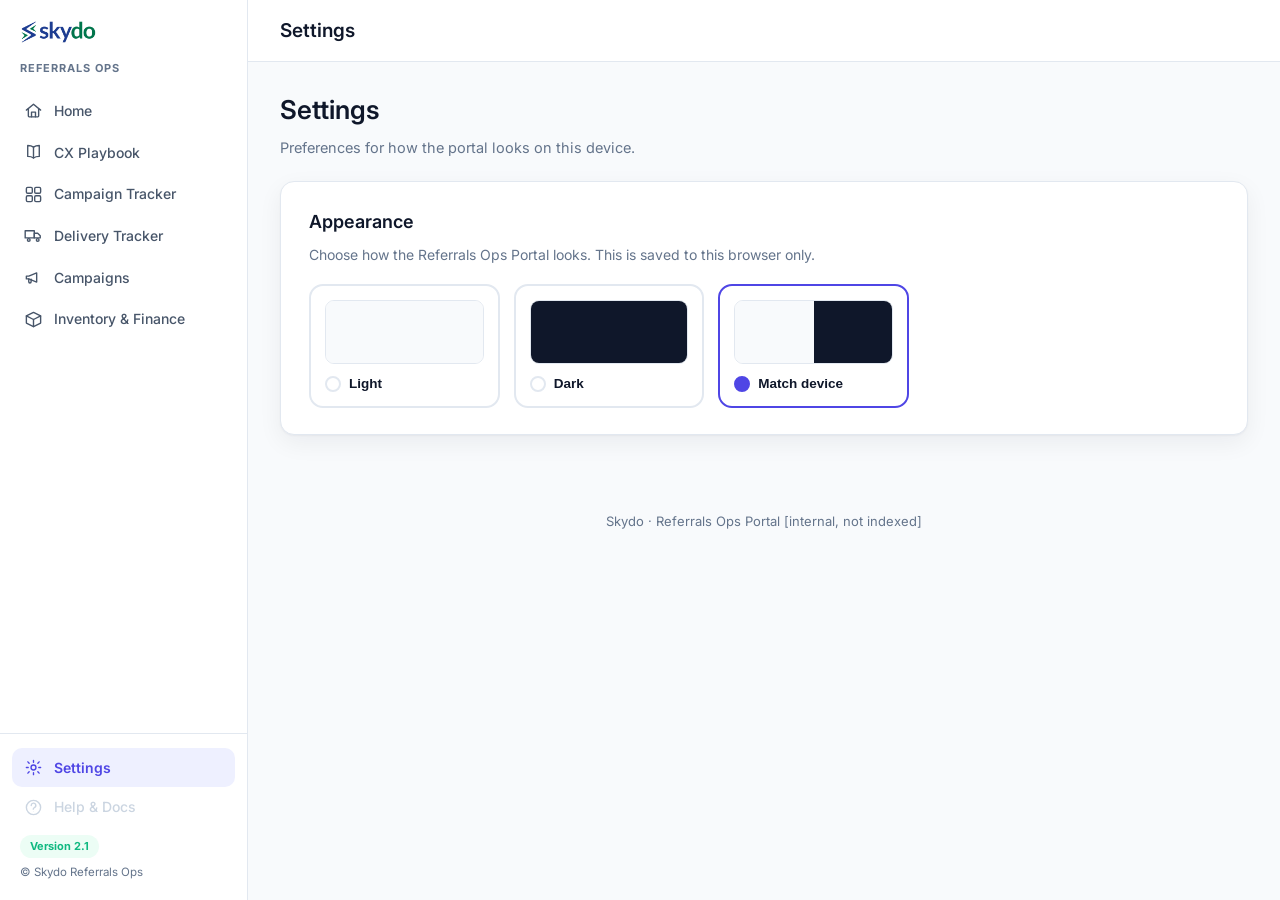
<file: settings.html>
<!DOCTYPE html>
<html lang="en">
<head>
<script>(function(){try{var t=localStorage.getItem('skydo_theme')||'system';if(t==='system'){t=window.matchMedia('(prefers-color-scheme: dark)').matches?'dark':'light';}if(t==='dark')document.documentElement.setAttribute('data-theme','dark');}catch(e){}})();</script>
<meta charset="UTF-8">
<meta name="viewport" content="width=device-width, initial-scale=1.0">
<meta name="robots" content="noindex, nofollow">
<meta name="referrer" content="no-referrer">
<title>Settings | Referrals Ops</title>
<link rel="preconnect" href="https://fonts.googleapis.com">
<link rel="preconnect" href="https://fonts.gstatic.com" crossorigin>
<link href="https://fonts.googleapis.com/css2?family=Inter:ital,wght@0,400;0,500;0,600;0,700;0,800;1,400&display=swap" rel="stylesheet">
<link rel="stylesheet" href="assets/portal.css">
</head>
<body>
<script src="assets/auth-gate.js"></script>

<div class="app-shell">
  <aside class="sidebar">
    <div class="sidebar-brand"><img src="assets/skydo-logo.webp" alt="Skydo"></div>
    <div class="sidebar-eyebrow">Referrals Ops</div>
    <nav class="sidebar-nav">
      <a href="index.html" class="sb-link"><svg class="ic-svg" viewBox="0 0 24 24"><path d="M3 11.5 12 4l9 7.5"/><path d="M5.5 10v9a1 1 0 0 0 1 1h11a1 1 0 0 0 1-1v-9"/><path d="M9.5 20v-6h5v6"/></svg><span>Home</span></a>
      <a href="playbook.html" class="sb-link"><svg class="ic-svg" viewBox="0 0 24 24"><path d="M12 5.2c-1.8-1.3-4.4-2-7.3-2v13.7c2.9 0 5.5.7 7.3 2 1.8-1.3 4.4-2 7.3-2V3.2c-2.9 0-5.5.7-7.3 2z"/><path d="M12 5.2v13.7"/></svg><span>CX Playbook</span></a>
      <a href="sheets-and-ids.html" class="sb-link"><svg class="ic-svg" viewBox="0 0 24 24"><rect x="3" y="3" width="7.5" height="7.5" rx="1.6"/><rect x="13.5" y="3" width="7.5" height="7.5" rx="1.6"/><rect x="3" y="13.5" width="7.5" height="7.5" rx="1.6"/><rect x="13.5" y="13.5" width="7.5" height="7.5" rx="1.6"/></svg><span>Campaign Tracker</span></a>
      <a href="delivery-tracker.html" class="sb-link"><svg class="ic-svg" viewBox="0 0 24 24"><path d="M1.5 6h11.5v9H1.5z"/><path d="M13 9.2h4.3l3.2 3.1V15H13z"/><circle cx="6" cy="17.6" r="1.7"/><circle cx="17.3" cy="17.6" r="1.7"/></svg><span>Delivery Tracker</span></a>
      <a href="campaigns.html" class="sb-link"><svg class="ic-svg" viewBox="0 0 24 24"><path d="M3 10.2v3.6h3l10 4V6.2l-10 4H3z"/><path d="M6 13.8v3.6a1.5 1.5 0 0 0 3 0v-3.2"/></svg><span>Campaigns</span></a>
      <a href="inventory.html" class="sb-link"><svg class="ic-svg" viewBox="0 0 24 24"><path d="M21 7.5 12 3 3 7.5l9 4.5 9-4.5z"/><path d="M3 7.5v9l9 4.5 9-4.5v-9"/><path d="M12 12v9"/></svg><span>Inventory & Finance</span></a>
    </nav>
    <div class="sidebar-foot">
      <a href="settings.html" class="sb-link active"><svg class="ic-svg" viewBox="0 0 24 24"><circle cx="12" cy="12" r="3.1"/><path d="M12 3v2.3M12 18.7V21M4.9 4.9l1.6 1.7M17.5 17.4l1.6 1.7M3 12h2.3M18.7 12H21M4.9 19.1l1.6-1.7M17.5 6.6l1.6-1.7"/></svg><span>Settings</span></a>
      <a class="sb-link disabled"><svg class="ic-svg" viewBox="0 0 24 24"><circle cx="12" cy="12" r="9"/><path d="M9.1 9.4a2.9 2.9 0 1 1 4.1 2.6c-.9.5-1.5 1-1.5 2.1"/><circle cx="11.7" cy="17.2" r=".35" fill="currentColor" stroke="none"/></svg><span>Help &amp; Docs</span></a>
      <span class="sb-version">Version 2.1</span>
      <span class="sb-copy">&copy; Skydo Referrals Ops</span>
    </div>
  </aside>
  <div class="app-main">
    <header class="topbar">
      <h1 class="topbar-title">Settings</h1>
      <div class="topbar-right" id="topbarUser"></div>
    </header>
    <main class="content-wrap">

      <div class="page-head">
        <h1>Settings</h1>
        <p>Preferences for how the portal looks on this device.</p>
      </div>

      <div class="panel">
        <h2>Appearance</h2>
        <p class="lead">Choose how the Referrals Ops Portal looks. This is saved to this browser only.</p>
        <div class="theme-grid" id="themeGrid" style="margin-top:18px">
          <button type="button" class="theme-opt" data-theme-choice="light">
            <div class="theme-swatch light-only"><div class="a"></div></div>
            <div class="name"><span class="check"></span>Light</div>
          </button>
          <button type="button" class="theme-opt" data-theme-choice="dark">
            <div class="theme-swatch dark-only"><div class="b"></div></div>
            <div class="name"><span class="check"></span>Dark</div>
          </button>
          <button type="button" class="theme-opt" data-theme-choice="system">
            <div class="theme-swatch"><div class="a"></div><div class="b"></div></div>
            <div class="name"><span class="check"></span>Match device</div>
          </button>
        </div>
      </div>

    </main>
    <footer>Skydo &middot; Referrals Ops Portal [internal, not indexed]</footer>
  </div>
</div>

<script src="assets/dashboard.js"></script>
<script src="assets/portal.js"></script>
<script>
(function(){
  "use strict";
  var STORAGE_KEY = 'skydo_theme';
  var opts = [].slice.call(document.querySelectorAll('.theme-opt'));

  function apply(choice, persist){
    if (persist) { try { localStorage.setItem(STORAGE_KEY, choice); } catch (e) {} }
    var effective = choice;
    if (choice === 'system') {
      effective = window.matchMedia('(prefers-color-scheme: dark)').matches ? 'dark' : 'light';
    }
    if (effective === 'dark') {
      document.documentElement.setAttribute('data-theme', 'dark');
    } else {
      document.documentElement.removeAttribute('data-theme');
    }
    opts.forEach(function (o) {
      o.classList.toggle('selected', o.getAttribute('data-theme-choice') === choice);
    });
  }

  var current = 'system';
  try { current = localStorage.getItem(STORAGE_KEY) || 'system'; } catch (e) {}
  apply(current, false);

  opts.forEach(function (o) {
    o.addEventListener('click', function () { apply(o.getAttribute('data-theme-choice'), true); });
  });
})();
</script>
</body>
</html>
</file>
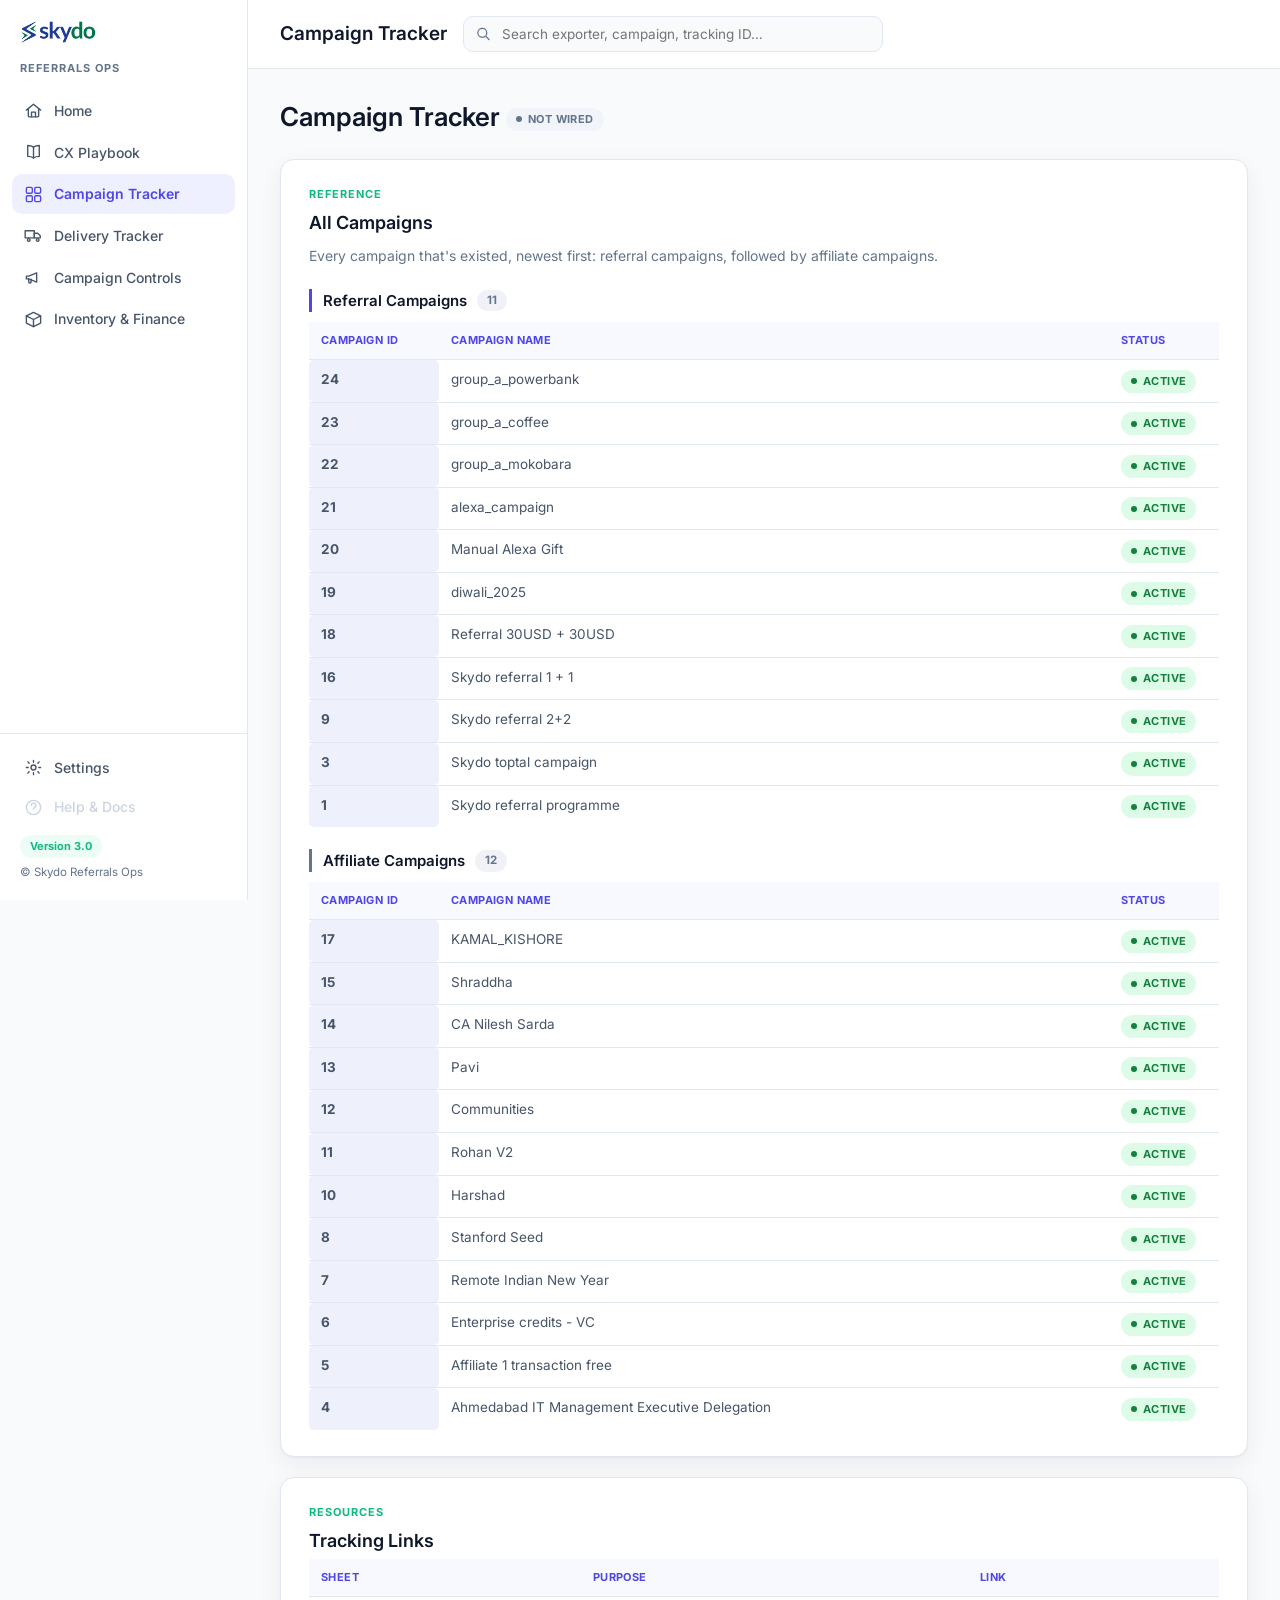
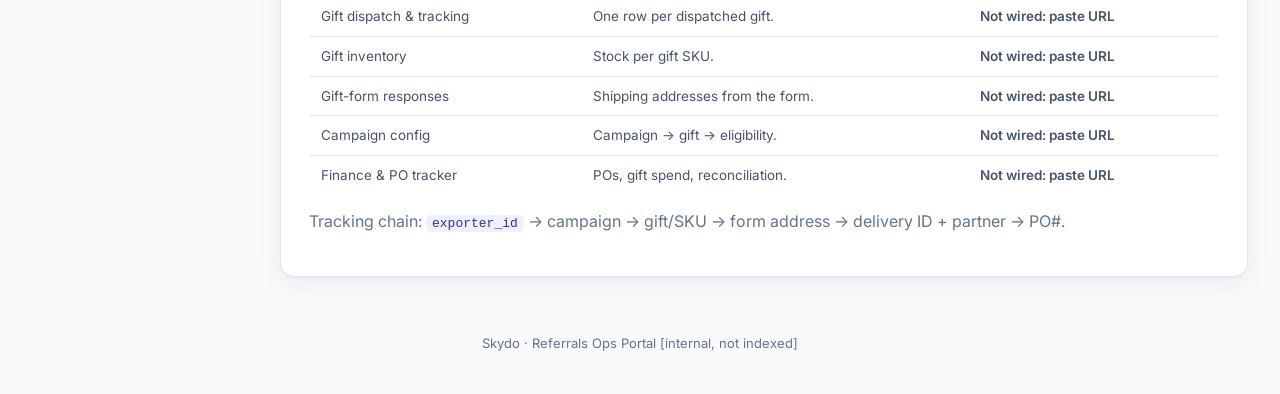
<file: sheets-and-ids.html>
<!DOCTYPE html>
<html lang="en">
<head>
<script>(function(){try{var t=localStorage.getItem('skydo_theme')||'system';if(t==='system'){t=window.matchMedia('(prefers-color-scheme: dark)').matches?'dark':'light';}if(t==='dark')document.documentElement.setAttribute('data-theme','dark');}catch(e){}})();</script>
<meta charset="UTF-8">
<meta name="viewport" content="width=device-width, initial-scale=1.0">
<meta name="robots" content="noindex, nofollow">
<meta name="referrer" content="no-referrer">
<title>Campaign Tracker | Referrals Ops</title>
<link rel="preconnect" href="https://fonts.googleapis.com">
<link rel="preconnect" href="https://fonts.gstatic.com" crossorigin>
<link href="https://fonts.googleapis.com/css2?family=Inter:ital,wght@0,400;0,500;0,600;0,700;0,800;1,400&display=swap" rel="stylesheet">
<link rel="stylesheet" href="assets/portal.css">
</head>
<body>
<script src="assets/auth-gate.js"></script>

<div class="app-shell">
  <aside class="sidebar">
    <div class="sidebar-brand"><img src="assets/skydo-logo.webp" alt="Skydo"></div>
    <div class="sidebar-eyebrow">Referrals Ops</div>
    <nav class="sidebar-nav">
      <a href="index.html" class="sb-link"><svg class="ic-svg" viewBox="0 0 24 24"><path d="M3 11.5 12 4l9 7.5"/><path d="M5.5 10v9a1 1 0 0 0 1 1h11a1 1 0 0 0 1-1v-9"/><path d="M9.5 20v-6h5v6"/></svg><span>Home</span></a>
      <a href="playbook.html" class="sb-link"><svg class="ic-svg" viewBox="0 0 24 24"><path d="M12 5.2c-1.8-1.3-4.4-2-7.3-2v13.7c2.9 0 5.5.7 7.3 2 1.8-1.3 4.4-2 7.3-2V3.2c-2.9 0-5.5.7-7.3 2z"/><path d="M12 5.2v13.7"/></svg><span>CX Playbook</span></a>
      <a href="sheets-and-ids.html" class="sb-link active"><svg class="ic-svg" viewBox="0 0 24 24"><rect x="3" y="3" width="7.5" height="7.5" rx="1.6"/><rect x="13.5" y="3" width="7.5" height="7.5" rx="1.6"/><rect x="3" y="13.5" width="7.5" height="7.5" rx="1.6"/><rect x="13.5" y="13.5" width="7.5" height="7.5" rx="1.6"/></svg><span>Campaign Tracker</span></a>
      <a href="delivery-tracker.html" class="sb-link"><svg class="ic-svg" viewBox="0 0 24 24"><path d="M1.5 6h11.5v9H1.5z"/><path d="M13 9.2h4.3l3.2 3.1V15H13z"/><circle cx="6" cy="17.6" r="1.7"/><circle cx="17.3" cy="17.6" r="1.7"/></svg><span>Delivery Tracker</span></a>
      <a href="campaigns.html" class="sb-link"><svg class="ic-svg" viewBox="0 0 24 24"><path d="M3 10.2v3.6h3l10 4V6.2l-10 4H3z"/><path d="M6 13.8v3.6a1.5 1.5 0 0 0 3 0v-3.2"/></svg><span>Campaign Controls</span></a>
      <a href="inventory.html" class="sb-link"><svg class="ic-svg" viewBox="0 0 24 24"><path d="M21 7.5 12 3 3 7.5l9 4.5 9-4.5z"/><path d="M3 7.5v9l9 4.5 9-4.5v-9"/><path d="M12 12v9"/></svg><span>Inventory & Finance</span></a>
    </nav>
    <div class="sidebar-foot">
      <a href="settings.html" class="sb-link"><svg class="ic-svg" viewBox="0 0 24 24"><circle cx="12" cy="12" r="3.1"/><path d="M12 3v2.3M12 18.7V21M4.9 4.9l1.6 1.7M17.5 17.4l1.6 1.7M3 12h2.3M18.7 12H21M4.9 19.1l1.6-1.7M17.5 6.6l1.6-1.7"/></svg><span>Settings</span></a>
      <a class="sb-link disabled"><svg class="ic-svg" viewBox="0 0 24 24"><circle cx="12" cy="12" r="9"/><path d="M9.1 9.4a2.9 2.9 0 1 1 4.1 2.6c-.9.5-1.5 1-1.5 2.1"/><circle cx="11.7" cy="17.2" r=".35" fill="currentColor" stroke="none"/></svg><span>Help &amp; Docs</span></a>
      <span class="sb-version">Version 3.0</span>
      <span class="sb-copy">&copy; Skydo Referrals Ops</span>
    </div>
  </aside>
  <div class="app-main">
    <header class="topbar">
      <h1 class="topbar-title">Campaign Tracker</h1>
      <form class="topbar-search" id="globalSearch" onsubmit="return false;">
        <svg class="ic-svg" viewBox="0 0 24 24"><circle cx="10.3" cy="10.3" r="6.3"/><path d="m19.8 19.8-4.2-4.2"/></svg>
        <input type="search" id="globalSearchInput" placeholder="Search exporter, campaign, tracking ID&hellip;">
      </form>
      <div class="topbar-right" id="topbarUser"></div>
    </header>
    <main class="wrap" style="padding:28px 32px; max-width:1120px; margin:0 auto">
  <div class="page-head">
    <h1>Campaign Tracker <span class="status wip" style="vertical-align:middle">Not Wired</span></h1>
  </div>

  <div class="panel">
    <h2><span class="kicker">Reference</span>All Campaigns</h2>
    <p class="lead">Every campaign that's existed, newest first: referral campaigns, followed by affiliate campaigns.</p>

    <div class="camp-group ref"><h3>Referral Campaigns</h3><span class="n">11</span></div>
    <div class="tbl-scroll">
      <table class="data" style="table-layout:fixed; width:100%">
        <colgroup><col style="width:130px"><col><col style="width:110px"></colgroup>
        <thead><tr><th>Campaign ID</th><th>Campaign Name</th><th>Status</th></tr></thead>
        <tbody>
          <tr><td class="metric">24</td><td>group_a_powerbank</td><td><span class="status live">Active</span></td></tr>
          <tr><td class="metric">23</td><td>group_a_coffee</td><td><span class="status live">Active</span></td></tr>
          <tr><td class="metric">22</td><td>group_a_mokobara</td><td><span class="status live">Active</span></td></tr>
          <tr><td class="metric">21</td><td>alexa_campaign</td><td><span class="status live">Active</span></td></tr>
          <tr><td class="metric">20</td><td>Manual Alexa Gift</td><td><span class="status live">Active</span></td></tr>
          <tr><td class="metric">19</td><td>diwali_2025</td><td><span class="status live">Active</span></td></tr>
          <tr><td class="metric">18</td><td>Referral 30USD + 30USD</td><td><span class="status live">Active</span></td></tr>
          <tr><td class="metric">16</td><td>Skydo referral 1 + 1</td><td><span class="status live">Active</span></td></tr>
          <tr><td class="metric">9</td><td>Skydo referral 2+2</td><td><span class="status live">Active</span></td></tr>
          <tr><td class="metric">3</td><td>Skydo toptal campaign</td><td><span class="status live">Active</span></td></tr>
          <tr><td class="metric">1</td><td>Skydo referral programme</td><td><span class="status live">Active</span></td></tr>
        </tbody>
      </table>
    </div>

    <div class="camp-group aff"><h3>Affiliate Campaigns</h3><span class="n">12</span></div>
    <div class="tbl-scroll">
      <table class="data" style="table-layout:fixed; width:100%">
        <colgroup><col style="width:130px"><col><col style="width:110px"></colgroup>
        <thead><tr><th>Campaign ID</th><th>Campaign Name</th><th>Status</th></tr></thead>
        <tbody>
          <tr><td class="metric">17</td><td>KAMAL_KISHORE</td><td><span class="status live">Active</span></td></tr>
          <tr><td class="metric">15</td><td>Shraddha</td><td><span class="status live">Active</span></td></tr>
          <tr><td class="metric">14</td><td>CA Nilesh Sarda</td><td><span class="status live">Active</span></td></tr>
          <tr><td class="metric">13</td><td>Pavi</td><td><span class="status live">Active</span></td></tr>
          <tr><td class="metric">12</td><td>Communities</td><td><span class="status live">Active</span></td></tr>
          <tr><td class="metric">11</td><td>Rohan V2</td><td><span class="status live">Active</span></td></tr>
          <tr><td class="metric">10</td><td>Harshad</td><td><span class="status live">Active</span></td></tr>
          <tr><td class="metric">8</td><td>Stanford Seed</td><td><span class="status live">Active</span></td></tr>
          <tr><td class="metric">7</td><td>Remote Indian New Year</td><td><span class="status live">Active</span></td></tr>
          <tr><td class="metric">6</td><td>Enterprise credits - VC</td><td><span class="status live">Active</span></td></tr>
          <tr><td class="metric">5</td><td>Affiliate 1 transaction free</td><td><span class="status live">Active</span></td></tr>
          <tr><td class="metric">4</td><td>Ahmedabad IT Management Executive Delegation</td><td><span class="status live">Active</span></td></tr>
        </tbody>
      </table>
    </div>
  </div>

  <div class="panel">
    <h2><span class="kicker">Resources</span>Tracking Links</h2>
    <div class="tbl-scroll">
      <table class="data">
        <thead><tr><th>Sheet</th><th>Purpose</th><th>Link</th></tr></thead>
        <tbody>
          <tr><td>Gift dispatch &amp; tracking</td><td>One row per dispatched gift.</td><td class="wipcell">Not wired: paste URL</td></tr>
          <tr><td>Gift inventory</td><td>Stock per gift SKU.</td><td class="wipcell">Not wired: paste URL</td></tr>
          <tr><td>Gift-form responses</td><td>Shipping addresses from the form.</td><td class="wipcell">Not wired: paste URL</td></tr>
          <tr><td>Campaign config</td><td>Campaign → gift → eligibility.</td><td class="wipcell">Not wired: paste URL</td></tr>
          <tr><td>Finance &amp; PO tracker</td><td>POs, gift spend, reconciliation.</td><td class="wipcell">Not wired: paste URL</td></tr>
        </tbody>
      </table>
    </div>
    <p class="muted" style="margin-top:14px">Tracking chain: <code>exporter_id</code> → campaign → gift/SKU → form address → delivery ID + partner → PO#.</p>
  </div>
</main>
  </div><!-- /.app-main -->
</div><!-- /.app-shell -->

<footer>Skydo · Referrals Ops Portal [internal, not indexed]</footer>

<script src="assets/dashboard.js"></script>
<script src="assets/portal.js"></script>
</body>
</html>
</file>
<file: assets/portal.css>
/* =========================================================
   Skydo Referrals Ops — Design System v2
   Matches the provided design spec: indigo/emerald palette,
   Inter typography, sidebar navigation, minimal line icons.
   ========================================================= */
/* ---------- Dark theme ---------- */
html[data-theme="dark"]{
  --bg:#0F172A; --surface:#1E293B; --border:#334155;
  --text:#F1F5F9; --text-soft:#CBD5E1; --text-muted:#94A3B8;
  --primary:#818CF8; --primary-dark:#A5B4FC; --accent:#34D399; --success:#4ADE80;
  --warn:#FBBF24; --warn-bg:#452B06;
  --danger:#FCA5A5; --danger-bg:#450A0A;
  --live-bg:#064E3B; --live-fg:#6EE7B7;
  --planned-bg:#4C1D95; --planned-fg:#D8B4FE;
  --notwired-bg:#334155; --notwired-fg:#94A3B8;
  --shadow:0 1px 2px rgba(0,0,0,.4),0 8px 24px rgba(0,0,0,.45);
  --shadow-lg:0 4px 10px rgba(0,0,0,.4),0 20px 44px rgba(0,0,0,.55);
}
html[data-theme="dark"] .sb-link:hover{background:#25304a}
html[data-theme="dark"] .sb-link.active{background:#2c2f5c}
html[data-theme="dark"] .sidebar-foot .sb-version{background:#0b3324}
html[data-theme="dark"] .mod-card .ic{background:#25304a}
html[data-theme="dark"] .mod-card:nth-child(even) .ic{background:#0b3324}
html[data-theme="dark"] table.data th{background:#20293d}
html[data-theme="dark"] table.data tbody tr:hover td{background:#212a40}
html[data-theme="dark"] code,html[data-theme="dark"] .metric{background:#25304a; color:#a5b4fc}
html[data-theme="dark"] .camp-group .n{background:#25304a}
html[data-theme="dark"] .ag-card{background:#1E293B}
html[data-theme="dark"] .ag-card h1{color:#F1F5F9}

:root{
  --primary:#4F46E5; --primary-dark:#3730A3; --accent:#10B981; --success:#22C55E;
  --bg:#F8FAFC; --surface:#FFFFFF; --border:#E2E8F0;
  --text:#0F172A; --text-soft:#475569; --text-muted:#64748B;
  --warn:#D97706; --warn-bg:#FEF3E0;
  --danger:#DC2626; --danger-bg:#FEE2E2;
  --live-bg:#DCFCE7; --live-fg:#15803D;
  --planned-bg:#EDE9FE; --planned-fg:#6D28D9;
  --notwired-bg:#F1F5F9; --notwired-fg:#64748B;
  --radius:14px; --radius-lg:20px;
  --shadow:0 1px 2px rgba(15,23,42,.04),0 8px 24px rgba(15,23,42,.06);
  --shadow-lg:0 4px 10px rgba(15,23,42,.05),0 20px 44px rgba(15,23,42,.10);
  --mono:"SF Mono",ui-monospace,Menlo,Consolas,"Liberation Mono",monospace;
  --sidebar-w:248px;
  /* Aliases for older/page-local styles still referencing the previous token names */
  --ink:var(--text); --ink-soft:var(--text-soft); --muted:var(--text-muted);
  --card:var(--surface); --line:var(--border);
  --blue:var(--primary); --blue-d:var(--primary-dark);
  --green:var(--accent); --green-d:#0e9c73;
  --ok:var(--live-fg); --ok-bg:var(--live-bg);
  --plan:var(--planned-fg); --plan-bg:var(--planned-bg);
  --ref:var(--primary); --ref-bg:#EEF0FF;
}
*{box-sizing:border-box}
html{scroll-behavior:smooth}
body{margin:0; background:var(--bg); color:var(--text);
  font-family:"Inter",-apple-system,BlinkMacSystemFont,"Segoe UI",Arial,sans-serif;
  font-weight:400; line-height:1.55; -webkit-font-smoothing:antialiased;}
h1,h2,h3,h4,h5,h6{font-family:"Inter",-apple-system,BlinkMacSystemFont,"Segoe UI",Arial,sans-serif; font-weight:600; color:var(--text)}
a{color:var(--primary); text-decoration:none}
a:hover{text-decoration:underline}
code{background:#EEF0FC; color:var(--primary-dark); border-radius:5px; padding:1px 6px; font-size:13px; font-family:var(--mono)}
.ic-svg{fill:none; stroke:currentColor; stroke-width:1.75; stroke-linecap:round; stroke-linejoin:round; display:block}

/* ---------- App shell: sidebar + content ---------- */
.app-shell{display:flex; min-height:100vh}
.sidebar{width:var(--sidebar-w); flex:none; background:var(--surface); border-right:1px solid var(--border);
  display:flex; flex-direction:column; position:sticky; top:0; height:100vh; overflow-y:auto}
.sidebar-brand{display:flex; align-items:center; gap:9px; padding:20px 20px 16px}
.sidebar-brand img{height:24px; width:auto; display:block}
.sidebar-eyebrow{font-size:11px; font-weight:700; letter-spacing:1px; text-transform:uppercase; color:var(--text-muted); padding:0 20px 10px}
.sidebar-nav{display:flex; flex-direction:column; gap:2px; padding:4px 12px; flex:1}
.sb-link{display:flex; align-items:center; gap:11px; padding:9px 12px; border-radius:10px; color:var(--text-soft); font-size:14px; font-weight:500}
.sb-link:hover{background:#F5F6FF; color:var(--primary); text-decoration:none}
.sb-link.active{background:#EEF0FF; color:var(--primary); font-weight:600}
.sb-link .ic-svg{width:19px; height:19px; flex:none}
.sb-link.disabled{color:#CBD5E1; cursor:default}
.sb-link.disabled:hover{background:none; color:#CBD5E1}
.sidebar-foot{padding:14px 12px 18px; border-top:1px solid var(--border); margin-top:auto}
.sidebar-foot .sb-version{display:inline-block; margin:8px 8px 4px; font-size:11px; font-weight:700; color:var(--accent); background:#ECFDF5; padding:3px 10px; border-radius:999px}
.sidebar-foot .sb-copy{display:block; margin:2px 8px 0; font-size:11.5px; color:var(--text-muted)}

.app-main{flex:1; min-width:0; display:flex; flex-direction:column}
.topbar{display:flex; align-items:center; gap:16px; padding:16px 32px; background:var(--surface); border-bottom:1px solid var(--border); position:sticky; top:0; z-index:20}
.topbar-title{font-size:19px; font-weight:600; margin:0; white-space:nowrap}
.topbar-search{flex:1; max-width:420px; position:relative}
.topbar-search .ic-svg{position:absolute; left:12px; top:50%; transform:translateY(-50%); width:17px; height:17px; color:var(--text-muted)}
.topbar-search input{width:100%; padding:9px 14px 9px 38px; border:1px solid var(--border); border-radius:10px; font-size:13.5px; font-family:inherit; background:var(--bg); color:var(--text)}
.topbar-search input:focus{outline:none; border-color:var(--primary); background:var(--surface)}
.topbar-right{margin-left:auto; display:flex; align-items:center; gap:14px; font-size:13px; color:var(--text-muted); white-space:nowrap}
.topbar-right .signout{font-size:12.5px; color:var(--primary); cursor:pointer}

.content-wrap{padding:28px 32px 48px; max-width:1180px; width:100%; margin:0 auto}

/* ---------- Page head ---------- */
.page-head{margin-bottom:22px}
.page-head h1{margin:0 0 6px; font-size:26px}
.page-head p{margin:0; color:var(--text-muted); font-size:14.5px; max-width:720px}

/* ---------- Panels & cards ---------- */
.panel{background:var(--surface); border:1px solid var(--border); border-radius:var(--radius); box-shadow:var(--shadow); padding:26px 28px; margin:20px 0}
.panel h2{margin:0 0 4px; font-size:18px}
.panel p.lead{color:var(--text-muted); margin:8px 0 4px; font-size:14px}
.kicker{display:block; font-size:11px; letter-spacing:1px; text-transform:uppercase; color:var(--accent); margin-bottom:6px; font-weight:700}

/* ---------- Status badges ---------- */
.status{display:inline-flex; align-items:center; gap:6px; font-size:11px; font-weight:700; letter-spacing:.4px; text-transform:uppercase; padding:3px 10px; border-radius:999px; white-space:nowrap}
.status::before{content:""; width:6px; height:6px; border-radius:50%; background:currentColor}
.status.live{background:var(--live-bg); color:var(--live-fg)}
.status.planned{background:var(--planned-bg); color:var(--planned-fg)}
.status.wip{background:var(--notwired-bg); color:var(--notwired-fg)}

/* ---------- Buttons ---------- */
.btn{display:inline-flex; align-items:center; gap:8px; padding:9px 18px; border-radius:10px; font-size:13.5px; font-weight:600; font-family:inherit; border:1px solid transparent; cursor:pointer}
.btn-primary{display:inline-flex; align-items:center; gap:8px; padding:9px 18px; border-radius:10px; font-size:13.5px; font-weight:600; font-family:inherit; border:1px solid transparent; cursor:pointer; background:var(--primary); color:#fff}
.btn-primary:hover{background:var(--primary-dark); text-decoration:none}
.btn-secondary{background:var(--surface); color:var(--text); border-color:var(--border)}
.btn-ghost{background:#EEF0FF; color:var(--primary)}

/* ---------- Forms (Campaign Controls, etc.) ---------- */
.ops-form{display:flex; flex-direction:column; gap:14px}
.ops-form .two{display:grid; grid-template-columns:1fr 1fr; gap:14px}
.fld{display:flex; flex-direction:column; gap:6px}
.fld label{font-size:12.5px; font-weight:600; color:var(--text-soft)}
.fld input,.fld select,.fld textarea{padding:10px 13px; border:1px solid var(--border); border-radius:10px; font-size:14px; font-family:inherit; background:var(--surface); color:var(--text); width:100%}
.fld input:focus,.fld select:focus,.fld textarea:focus{outline:none; border-color:var(--primary)}
.form-actions{display:flex; align-items:center; gap:12px; margin-top:4px}

/* ---------- Old-style stat blocks (Inventory & Finance) ---------- */
.stat-grid .stat{background:var(--surface); border:1px solid var(--border); border-radius:var(--radius); box-shadow:var(--shadow); padding:18px 20px}
.stat-grid .stat .l{font-size:12.5px; color:var(--text-muted); margin-bottom:6px}
.stat-grid .stat .v{font-size:22px; font-weight:700; color:var(--text)}
.stat-grid .stat .v.wipv{color:#CBD5E1}

/* ---------- Inputs ---------- */
.fld input,.fld select,.fld textarea{padding:10px 13px; border:1px solid var(--border); border-radius:10px; font-size:14px; font-family:inherit; background:var(--surface); color:var(--text)}
.fld input:focus,.fld select:focus{outline:none; border-color:var(--primary)}

/* ---------- Homepage: stat cards ---------- */
.stat-grid{display:grid; grid-template-columns:repeat(auto-fit,minmax(220px,1fr)); gap:16px; margin-bottom:24px}
.stat-card{background:var(--surface); border:1px solid var(--border); border-radius:var(--radius); box-shadow:var(--shadow); padding:20px 22px}
.stat-card .lbl{font-size:13px; color:var(--text-muted); margin-bottom:8px}
.stat-card .val{font-size:26px; font-weight:700; color:var(--text)}

/* ---------- Homepage: quick access grid ---------- */
.section-title{font-size:16px; font-weight:600; margin:4px 0 14px}
.mod-grid{display:grid; grid-template-columns:repeat(auto-fit,minmax(300px,1fr)); gap:16px; margin-bottom:8px}
.mod-card{display:flex; flex-direction:column; gap:12px; background:var(--surface); border:1px solid var(--border); border-radius:var(--radius); box-shadow:var(--shadow); padding:22px; color:inherit; transition:transform .15s, box-shadow .15s, border-color .15s}
.mod-card:hover{border-color:var(--primary); transform:translateY(-2px); text-decoration:none; box-shadow:var(--shadow-lg)}
.mod-card .row1{display:flex; align-items:center; gap:12px}
.mod-card .ic{display:inline-flex; align-items:center; justify-content:center; width:40px; height:40px; border-radius:11px; background:#EEF0FF; color:var(--primary); flex:none}
.mod-card:nth-child(even) .ic{background:#ECFDF5; color:var(--accent)}
.mod-card .ic .ic-svg{width:20px; height:20px}
.mod-card h3{margin:0; font-size:15.5px; flex:1; font-weight:600}
.mod-card p{margin:0; color:var(--text-muted); font-size:13px; line-height:1.5}

/* ---------- Tables ---------- */
.tbl-scroll{overflow-x:auto}
table.data{width:100%; border-collapse:collapse; font-size:13.5px; min-width:560px}
table.data th{text-align:left; font-size:11px; letter-spacing:.4px; text-transform:uppercase; color:var(--primary); padding:10px 12px; border-bottom:1.5px solid var(--border); background:#F8F9FF; white-space:nowrap}
table.data td{padding:9px 12px; border-bottom:1px solid var(--border); color:var(--text-soft); vertical-align:top}
table.data tr:last-child td{border-bottom:none}
table.data tbody tr:hover td{background:#FAFBFF}
table.data td code{background:#EEF0FC; color:var(--primary-dark)}
.wipcell{color:var(--warn); font-weight:600}
.metric{color:var(--primary-dark); font-weight:700; background:#EEF0FC; border-radius:5px; padding:1px 7px}
.muted{color:var(--text-muted)}

.camp-group{margin:22px 0 10px; display:flex; align-items:center; gap:10px; padding-left:11px; border-left:3px solid var(--border)}
.camp-group.ref{border-left-color:var(--primary)}
.camp-group.aff{border-left-color:var(--text-muted)}
.camp-group h3{margin:0; font-size:15px; font-weight:600}
.camp-group .n{font-size:11.5px; font-weight:700; color:var(--text-muted); background:#F1F2F8; padding:2px 10px; border-radius:999px}

footer{max-width:1180px; margin:8px auto 40px; padding:0 32px; color:var(--text-muted); font-size:13px; text-align:center}

@media (max-width:860px){
  .sidebar{position:fixed; left:0; top:0; bottom:0; z-index:60; transform:translateX(-100%); transition:transform .2s}
  .sidebar.open{transform:translateX(0)}
  .content-wrap{padding:20px 16px 40px}
  .topbar{padding:14px 16px}
}

/* ---------- Theme picker (Settings) ---------- */
.theme-grid{display:grid; grid-template-columns:repeat(auto-fit,minmax(160px,1fr)); gap:14px; max-width:600px}
.theme-opt{border:2px solid var(--border); border-radius:14px; padding:14px; cursor:pointer; background:var(--surface); text-align:left}
.theme-opt.selected{border-color:var(--primary)}
.theme-swatch{height:64px; border-radius:9px; margin-bottom:12px; display:flex; overflow:hidden; border:1px solid var(--border)}
.theme-swatch .a{flex:1; background:#F8FAFC}
.theme-swatch .b{flex:1; background:#0F172A}
.theme-swatch.light-only .a{flex:1}
.theme-swatch.light-only .b{display:none}
.theme-swatch.dark-only .a{display:none}
.theme-swatch.dark-only .b{flex:1}
.theme-opt .name{font-size:13.5px; font-weight:600; color:var(--text); display:flex; align-items:center; gap:8px}
.theme-opt .check{width:16px; height:16px; border-radius:50%; border:2px solid var(--border); flex:none}
.theme-opt.selected .check{border-color:var(--primary); background:var(--primary)}
</file>
